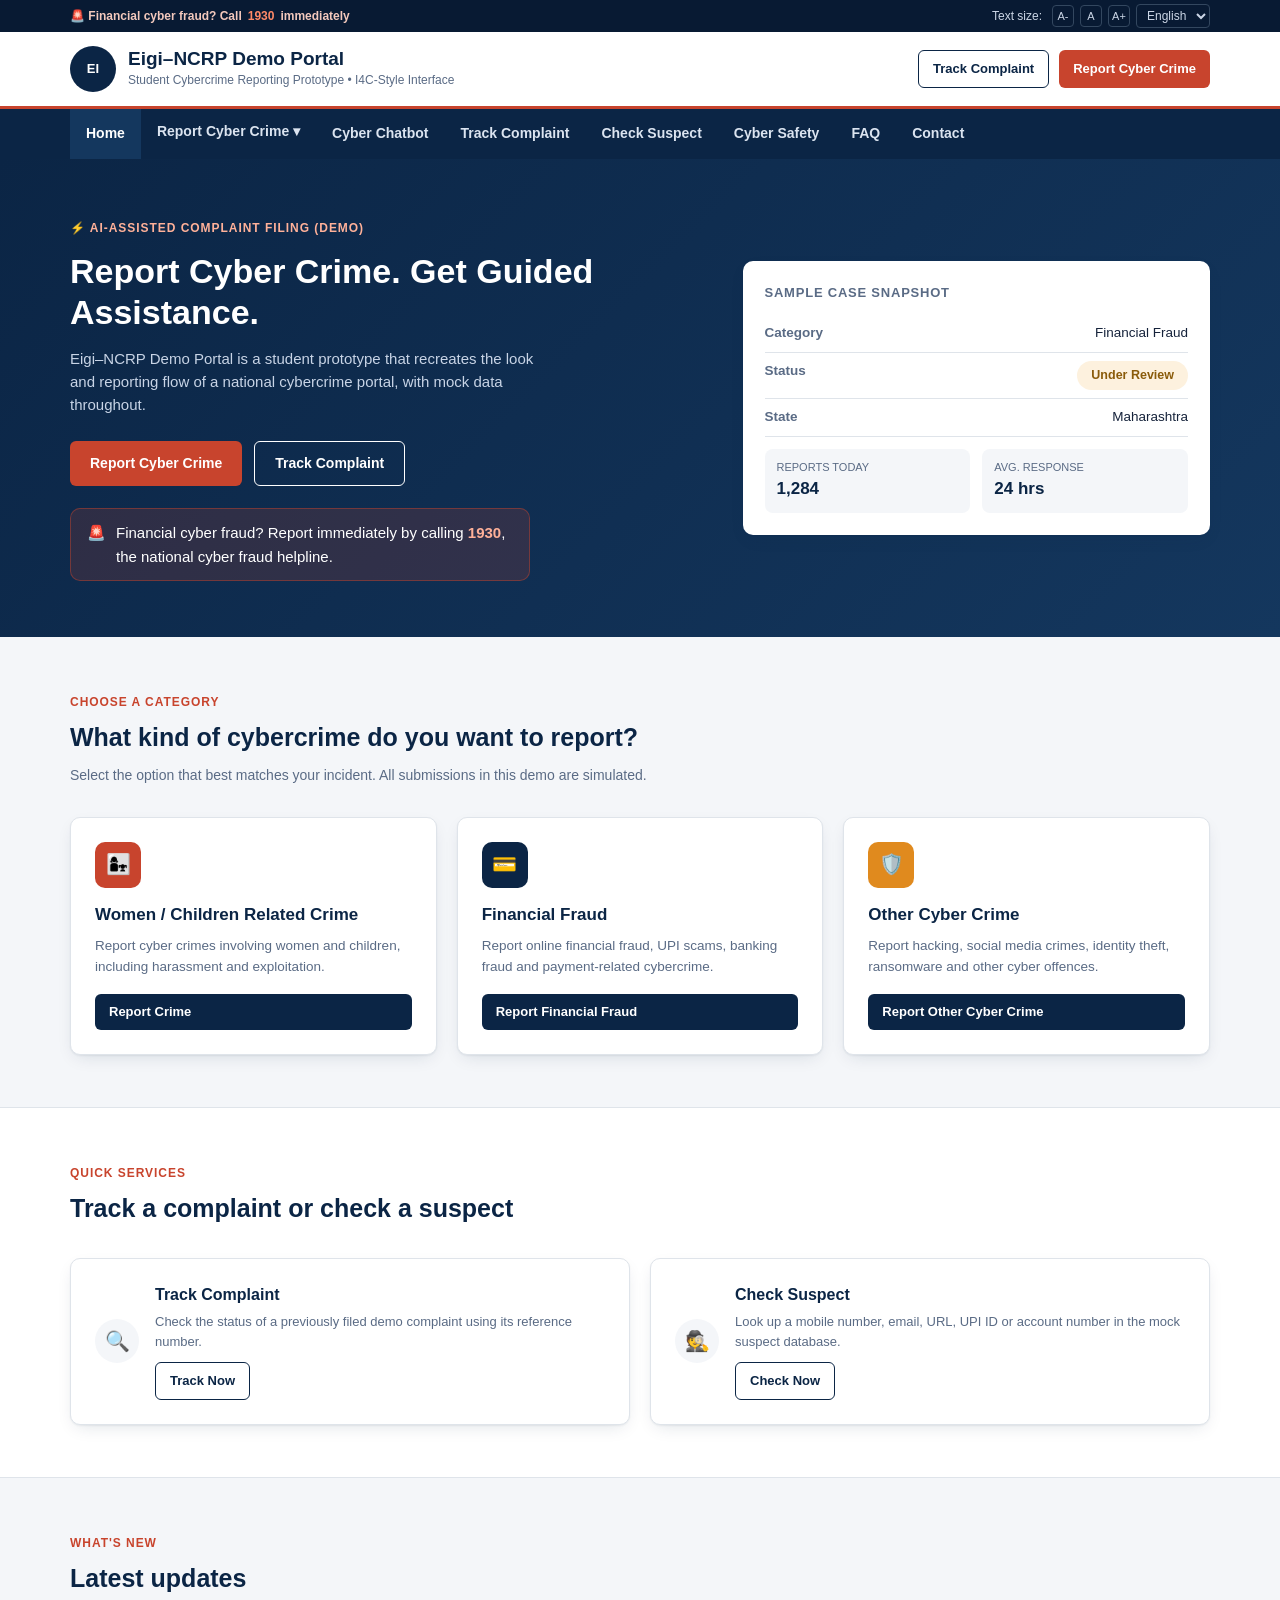
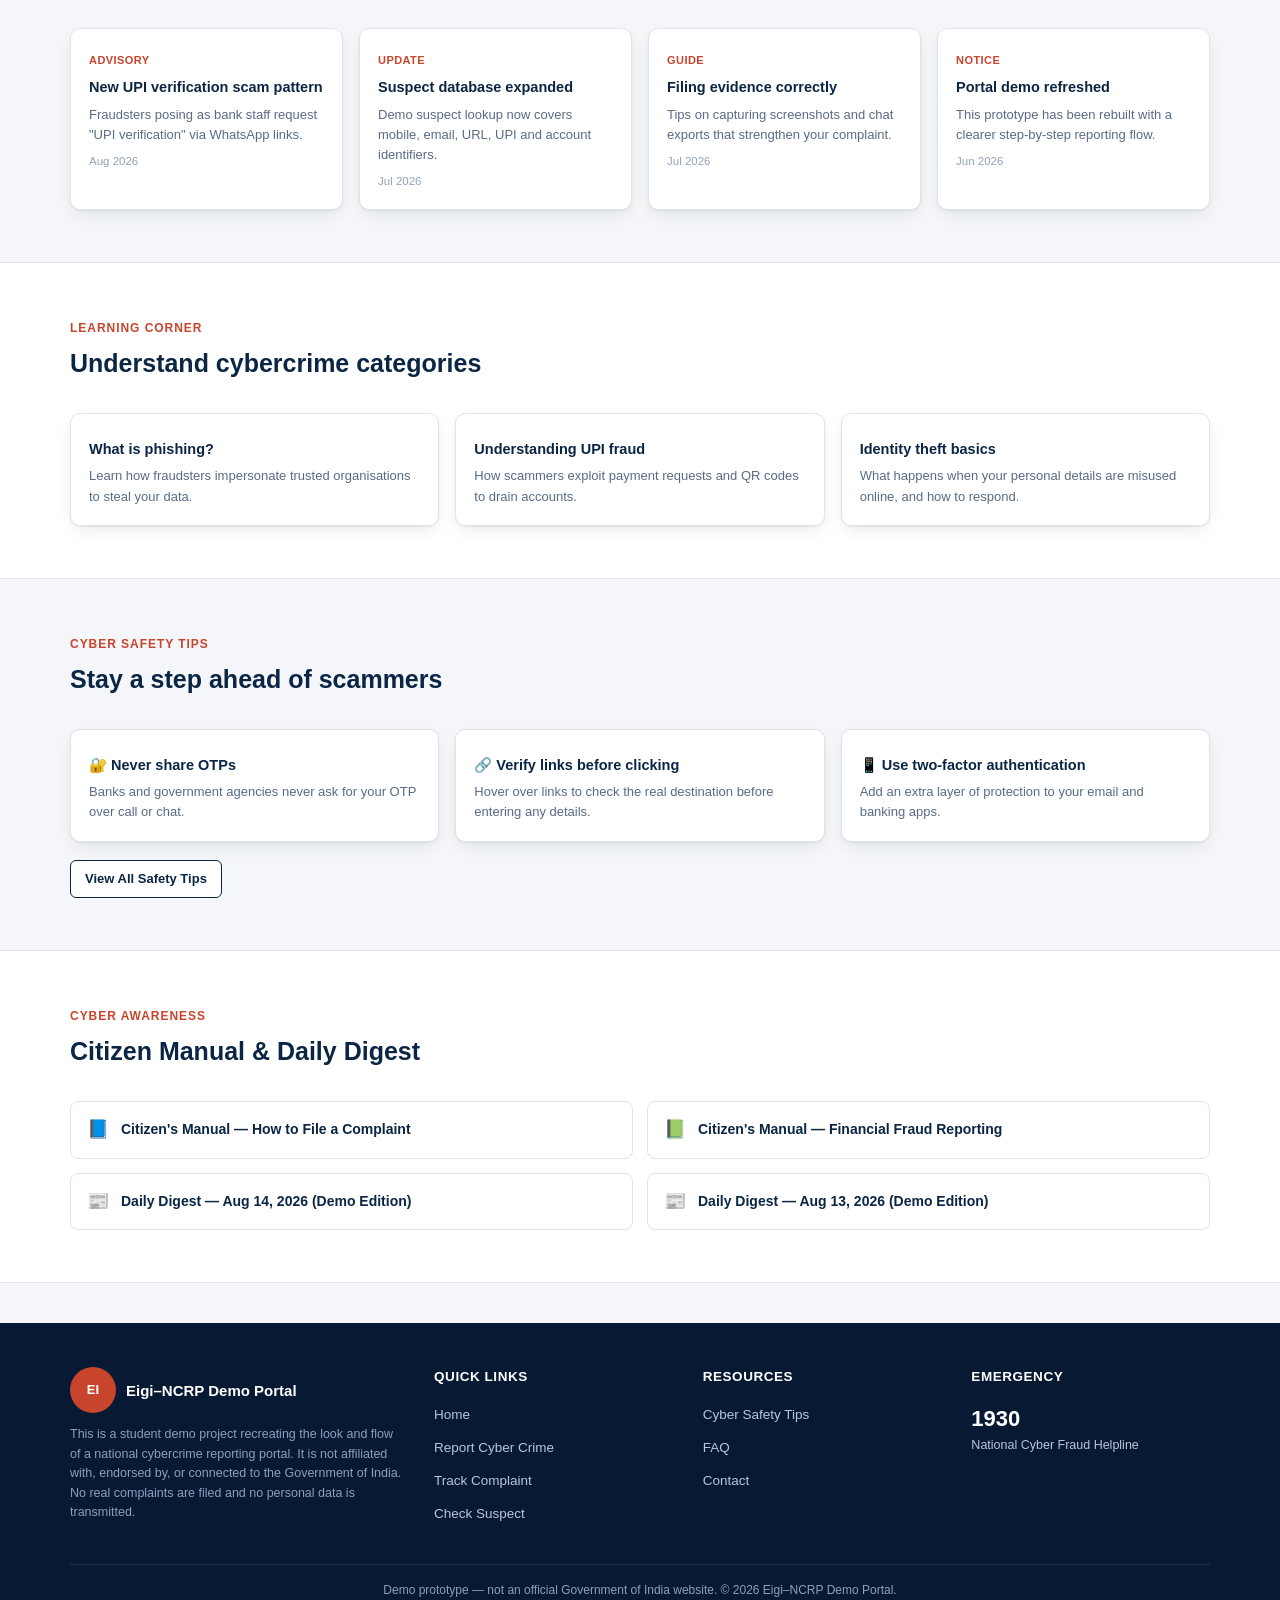
<file: index.html>
<!doctype html>
<html lang="en">

<head>
  <meta charset="UTF-8" />

  <meta name="viewport" content="width=device-width, initial-scale=1.0" />

  <title>Home | Eigi-NCRP Demo Portal</title>

  <meta
    name="description"
    content="Student demo recreation of a national cybercrime reporting portal. Not affiliated with the Government of India."
  />

  <link rel="stylesheet" href="css/style.css" />
</head>

<body>

  <!-- Skip to main content -->
  <a href="#main-content" class="skip-link">
    Skip to main content
  </a>


  <!-- =====================================================
       TOP BAR
  ====================================================== -->

  <div class="top-bar">

    <div class="container">

      <span class="emergency">
        🚨 Financial cyber fraud? Call <b>1930</b> immediately
      </span>

      <div class="a11y-controls">

        <span style="margin-right:4px;">
          Text size:
        </span>

        <button
          data-font-decrease
          aria-label="Decrease font size">
          A-
        </button>

        <button
          data-font-reset
          aria-label="Reset font size">
          A
        </button>

        <button
          data-font-increase
          aria-label="Increase font size">
          A+
        </button>

        <select
          class="lang-select"
          aria-label="Select language">

          <option value="en">
            English
          </option>

          <option value="hi">
            हिन्दी
          </option>

        </select>

      </div>

    </div>

  </div>


  <!-- =====================================================
       HEADER
  ====================================================== -->

  <header class="portal-header">

    <div class="container">

      <div class="brand">

        <div class="emblem">
          EI
        </div>

        <div class="brand-text">

          <div class="site-title">
            Eigi–NCRP Demo Portal
          </div>

          <div class="site-sub">
            Student Cybercrime Reporting Prototype • I4C-Style Interface
          </div>

        </div>

      </div>


      <div class="header-actions">

        <a
          href="track.html"
          class="btn btn-outline btn-sm">

          Track Complaint

        </a>

        <!-- CHANGED: sahayak.html/complaint.html flow -->
        <a
          href="chatbot.html"
          class="btn btn-red btn-sm">

          Report Cyber Crime

        </a>

      </div>

    </div>

  </header>


  <!-- =====================================================
       NAVIGATION
  ====================================================== -->

  <nav class="navbar">

    <div class="container nav-inner">

      <ul
        class="nav-links"
        id="nav-links">

        <li class="active">

          <a href="index.html">
            Home
          </a>

        </li>


        <!-- REPORT CYBER CRIME DROPDOWN -->

        <li class="dropdown">

          <button
            class="nav-top"
            aria-haspopup="true"
            aria-expanded="false">

            Report Cyber Crime ▾

          </button>

          <ul class="dropdown-menu">

            <li>
              <a href="complaint.html?type=women-children">
                Women / Children Related Crime
              </a>
            </li>

            <li>
              <a href="chatbot.html?type=financial">
                Financial Fraud
              </a>
            </li>

            <li>
              <a href="complaint.html?type=other">
                Other Cyber Crime
              </a>
            </li>

          </ul>

        </li>


        <!-- =================================================
             CYBER CHATBOT
             IMPORTANT: chatbot.html
        ================================================== -->

        <li>
          <a href="chatbot.html">
            Cyber Chatbot
          </a>
        </li>


        <!-- TRACK COMPLAINT -->

        <li>
          <a href="track.html">
            Track Complaint
          </a>
        </li>


        <!-- CHECK SUSPECT -->

        <li>
          <a href="suspect.html">
            Check Suspect
          </a>
        </li>


        <!-- CYBER SAFETY -->

        <li>
          <a href="safety.html">
            Cyber Safety
          </a>
        </li>


        <!-- FAQ -->

        <li>
          <a href="faq.html">
            FAQ
          </a>
        </li>


        <!-- CONTACT -->

        <li>
          <a href="contact.html">
            Contact
          </a>
        </li>

      </ul>


      <!-- MOBILE MENU -->

      <button
        class="menu-toggle"
        aria-label="Toggle menu"
        aria-expanded="false"
        aria-controls="nav-links">

        ☰

      </button>

    </div>

  </nav>


  <!-- =====================================================
       MAIN CONTENT
  ====================================================== -->

  <main id="main-content">


    <!-- =================================================
         HERO SECTION
    ================================================== -->

    <section class="hero">

      <div class="container">

        <div>

          <span class="hero-eyebrow">
            ⚡ AI-Assisted Complaint Filing (Demo)
          </span>


          <h1>
            Report Cyber Crime. Get Guided Assistance.
          </h1>


          <p>
            Eigi–NCRP Demo Portal is a student prototype that
            recreates the look and reporting flow of a national
            cybercrime portal, with mock data throughout.
          </p>


          <div class="hero-actions">

            <!-- IMPORTANT: chatbot.html -->

            <a
              href="chatbot.html"
              class="btn btn-red">

              Report Cyber Crime

            </a>


            <a
              href="track.html"
              class="btn btn-outline"
              style="background:transparent;border-color:#fff;color:#fff;">

              Track Complaint

            </a>

          </div>


          <div class="hero-emergency">

            <span>
              🚨
            </span>

            <span>
              Financial cyber fraud?
              Report immediately by calling
              <b>1930</b>, the national cyber fraud helpline.
            </span>

          </div>

        </div>


        <!-- HERO CARD -->

        <div class="hero-card">

          <h3>
            Sample Case Snapshot
          </h3>


          <div class="detail-row">

            <span>
              Category
            </span>

            <span>
              Financial Fraud
            </span>

          </div>


          <div class="detail-row">

            <span>
              Status
            </span>

            <span class="status-pill status-review">
              Under Review
            </span>

          </div>


          <div class="detail-row">

            <span>
              State
            </span>

            <span>
              Maharashtra
            </span>

          </div>


          <div class="hero-stat-row">

            <div class="hero-stat">

              <div class="label">
                Reports Today
              </div>

              <div class="value">
                1,284
              </div>

            </div>


            <div class="hero-stat">

              <div class="label">
                Avg. Response
              </div>

              <div class="value">
                24 hrs
              </div>

            </div>

          </div>

        </div>

      </div>

    </section>


    <!-- =================================================
         REPORT CATEGORY
    ================================================== -->

    <section
      class="section"
      id="report">

      <div class="container">

        <div class="section-head">

          <span class="eyebrow">
            Choose a Category
          </span>

          <h2>
            What kind of cybercrime do you want to report?
          </h2>

          <p>
            Select the option that best matches your incident.
            All submissions in this demo are simulated.
          </p>

        </div>


        <div class="report-grid">


          <!-- WOMEN / CHILDREN -->

          <div class="report-card">

            <div class="icon icon-red">
              👩‍👧
            </div>

            <h3>
              Women / Children Related Crime
            </h3>

            <p>
              Report cyber crimes involving women and children,
              including harassment and exploitation.
            </p>

            <a
              href="complaint.html?type=women-children"
              class="btn btn-primary btn-sm">

              Report Crime

            </a>

          </div>


          <!-- FINANCIAL FRAUD -->

          <div class="report-card">

            <div class="icon icon-navy">
              💳
            </div>

            <h3>
              Financial Fraud
            </h3>

            <p>
              Report online financial fraud, UPI scams, banking
              fraud and payment-related cybercrime.
            </p>


            <!-- =================================================
                 IMPORTANT CHANGE

                 OLD:
                 sahayak.html?type=financial

                 NEW:
                 chatbot.html?type=financial
            ================================================== -->

            <a
              href="chatbot.html?type=financial"
              class="btn btn-primary btn-sm">

              Report Financial Fraud

            </a>

          </div>


          <!-- OTHER CYBER CRIME -->

          <div class="report-card">

            <div class="icon icon-amber">
              🛡️
            </div>

            <h3>
              Other Cyber Crime
            </h3>

            <p>
              Report hacking, social media crimes, identity theft,
              ransomware and other cyber offences.
            </p>

            <a
              href="complaint.html?type=other"
              class="btn btn-primary btn-sm">

              Report Other Cyber Crime

            </a>

          </div>

        </div>

      </div>

    </section>


    <!-- =================================================
         QUICK SERVICES
    ================================================== -->

    <section
      class="section section-alt"
      id="services">

      <div class="container">

        <div class="section-head">

          <span class="eyebrow">
            Quick Services
          </span>

          <h2>
            Track a complaint or check a suspect
          </h2>

        </div>


        <div class="service-grid">


          <!-- TRACK COMPLAINT -->

          <div class="service-card">

            <div class="icon">
              🔍
            </div>

            <div>

              <h3>
                Track Complaint
              </h3>

              <p>
                Check the status of a previously filed demo
                complaint using its reference number.
              </p>

              <a
                href="track.html"
                class="btn btn-outline btn-sm"
                style="margin-top:10px;">

                Track Now

              </a>

            </div>

          </div>


          <!-- CHECK SUSPECT -->

          <div class="service-card">

            <div class="icon">
              🕵️
            </div>

            <div>

              <h3>
                Check Suspect
              </h3>

              <p>
                Look up a mobile number, email, URL, UPI ID or
                account number in the mock suspect database.
              </p>

              <a
                href="suspect.html"
                class="btn btn-outline btn-sm"
                style="margin-top:10px;">

                Check Now

              </a>

            </div>

          </div>

        </div>

      </div>

    </section>


    <!-- =================================================
         WHAT'S NEW
    ================================================== -->

    <section
      class="section"
      id="whats-new">

      <div class="container">

        <div class="section-head">

          <span class="eyebrow">
            What's New
          </span>

          <h2>
            Latest updates
          </h2>

        </div>


        <div class="card-grid">


          <div class="mini-card">

            <span class="tag">
              Advisory
            </span>

            <h4>
              New UPI verification scam pattern
            </h4>

            <p>
              Fraudsters posing as bank staff request
              "UPI verification" via WhatsApp links.
            </p>

            <span class="date">
              Aug 2026
            </span>

          </div>


          <div class="mini-card">

            <span class="tag">
              Update
            </span>

            <h4>
              Suspect database expanded
            </h4>

            <p>
              Demo suspect lookup now covers mobile, email,
              URL, UPI and account identifiers.
            </p>

            <span class="date">
              Jul 2026
            </span>

          </div>


          <div class="mini-card">

            <span class="tag">
              Guide
            </span>

            <h4>
              Filing evidence correctly
            </h4>

            <p>
              Tips on capturing screenshots and chat exports
              that strengthen your complaint.
            </p>

            <span class="date">
              Jul 2026
            </span>

          </div>


          <div class="mini-card">

            <span class="tag">
              Notice
            </span>

            <h4>
              Portal demo refreshed
            </h4>

            <p>
              This prototype has been rebuilt with a clearer
              step-by-step reporting flow.
            </p>

            <span class="date">
              Jun 2026
            </span>

          </div>

        </div>

      </div>

    </section>


    <!-- =================================================
         LEARNING CORNER
    ================================================== -->

    <section
      class="section section-alt"
      id="learning">

      <div class="container">

        <div class="section-head">

          <span class="eyebrow">
            Learning Corner
          </span>

          <h2>
            Understand cybercrime categories
          </h2>

        </div>


        <div class="card-grid cols-3">


          <div class="mini-card">

            <h4>
              What is phishing?
            </h4>

            <p>
              Learn how fraudsters impersonate trusted
              organisations to steal your data.
            </p>

          </div>


          <div class="mini-card">

            <h4>
              Understanding UPI fraud
            </h4>

            <p>
              How scammers exploit payment requests and
              QR codes to drain accounts.
            </p>

          </div>


          <div class="mini-card">

            <h4>
              Identity theft basics
            </h4>

            <p>
              What happens when your personal details are
              misused online, and how to respond.
            </p>

          </div>

        </div>

      </div>

    </section>


    <!-- =================================================
         SAFETY TIPS
    ================================================== -->

    <section
      class="section"
      id="safety-tips">

      <div class="container">

        <div class="section-head">

          <span class="eyebrow">
            Cyber Safety Tips
          </span>

          <h2>
            Stay a step ahead of scammers
          </h2>

        </div>


        <div class="card-grid cols-3">


          <div class="mini-card">

            <h4>
              🔐 Never share OTPs
            </h4>

            <p>
              Banks and government agencies never ask for
              your OTP over call or chat.
            </p>

          </div>


          <div class="mini-card">

            <h4>
              🔗 Verify links before clicking
            </h4>

            <p>
              Hover over links to check the real destination
              before entering any details.
            </p>

          </div>


          <div class="mini-card">

            <h4>
              📱 Use two-factor authentication
            </h4>

            <p>
              Add an extra layer of protection to your email
              and banking apps.
            </p>

          </div>

        </div>


        <div style="margin-top:18px;">

          <a
            href="safety.html"
            class="btn btn-outline btn-sm">

            View All Safety Tips

          </a>

        </div>

      </div>

    </section>


    <!-- =================================================
         CYBER AWARENESS
    ================================================== -->

    <section
      class="section section-alt"
      id="awareness">

      <div class="container">

        <div class="section-head">

          <span class="eyebrow">
            Cyber Awareness
          </span>

          <h2>
            Citizen Manual &amp; Daily Digest
          </h2>

        </div>


        <div class="manual-list">


          <div class="manual-item">

            <span class="icon">
              📘
            </span>

            Citizen's Manual — How to File a Complaint

          </div>


          <div class="manual-item">

            <span class="icon">
              📗
            </span>

            Citizen's Manual — Financial Fraud Reporting

          </div>


          <div class="manual-item">

            <span class="icon">
              📰
            </span>

            Daily Digest — Aug 14, 2026 (Demo Edition)

          </div>


          <div class="manual-item">

            <span class="icon">
              📰
            </span>

            Daily Digest — Aug 13, 2026 (Demo Edition)

          </div>

        </div>

      </div>

    </section>

  </main>


  <!-- =====================================================
       FOOTER
  ====================================================== -->

  <footer class="site-footer">

    <div class="container">

      <div class="footer-grid">


        <!-- FOOTER ABOUT -->

        <div class="footer-col">

          <div class="footer-emblem">

            <div class="emblem">
              EI
            </div>

            <strong style="color:#fff;">
              Eigi–NCRP Demo Portal
            </strong>

          </div>


          <p class="footer-disclaimer">

            This is a student demo project recreating the look
            and flow of a national cybercrime reporting portal.
            It is not affiliated with, endorsed by, or connected
            to the Government of India. No real complaints are
            filed and no personal data is transmitted.

          </p>

        </div>


        <!-- QUICK LINKS -->

        <div class="footer-col">

          <h4>
            Quick Links
          </h4>

          <ul>

            <li>
              <a href="index.html">
                Home
              </a>
            </li>

            <!-- IMPORTANT: chatbot.html -->

            <li>
              <a href="chatbot.html">
                Report Cyber Crime
              </a>
            </li>

            <li>
              <a href="track.html">
                Track Complaint
              </a>
            </li>

            <li>
              <a href="suspect.html">
                Check Suspect
              </a>
            </li>

          </ul>

        </div>


        <!-- RESOURCES -->

        <div class="footer-col">

          <h4>
            Resources
          </h4>

          <ul>

            <li>
              <a href="safety.html">
                Cyber Safety Tips
              </a>
            </li>

            <li>
              <a href="faq.html">
                FAQ
              </a>
            </li>

            <li>
              <a href="contact.html">
                Contact
              </a>
            </li>

          </ul>

        </div>


        <!-- EMERGENCY -->

        <div class="footer-col">

          <h4>
            Emergency
          </h4>

          <p
            style="color:#fff;font-size:22px;font-weight:700;">

            1930

          </p>

          <p style="font-size:12.5px;">

            National Cyber Fraud Helpline

          </p>

        </div>

      </div>


      <!-- FOOTER BOTTOM -->

      <div class="footer-bottom">

        Demo prototype — not an official Government of India
        website. &copy; 2026 Eigi–NCRP Demo Portal.

      </div>

    </div>

  </footer>


  <!-- =====================================================
       JAVASCRIPT
  ====================================================== -->

  <script src="js/script.js"></script>

</body>

</html>
</file>
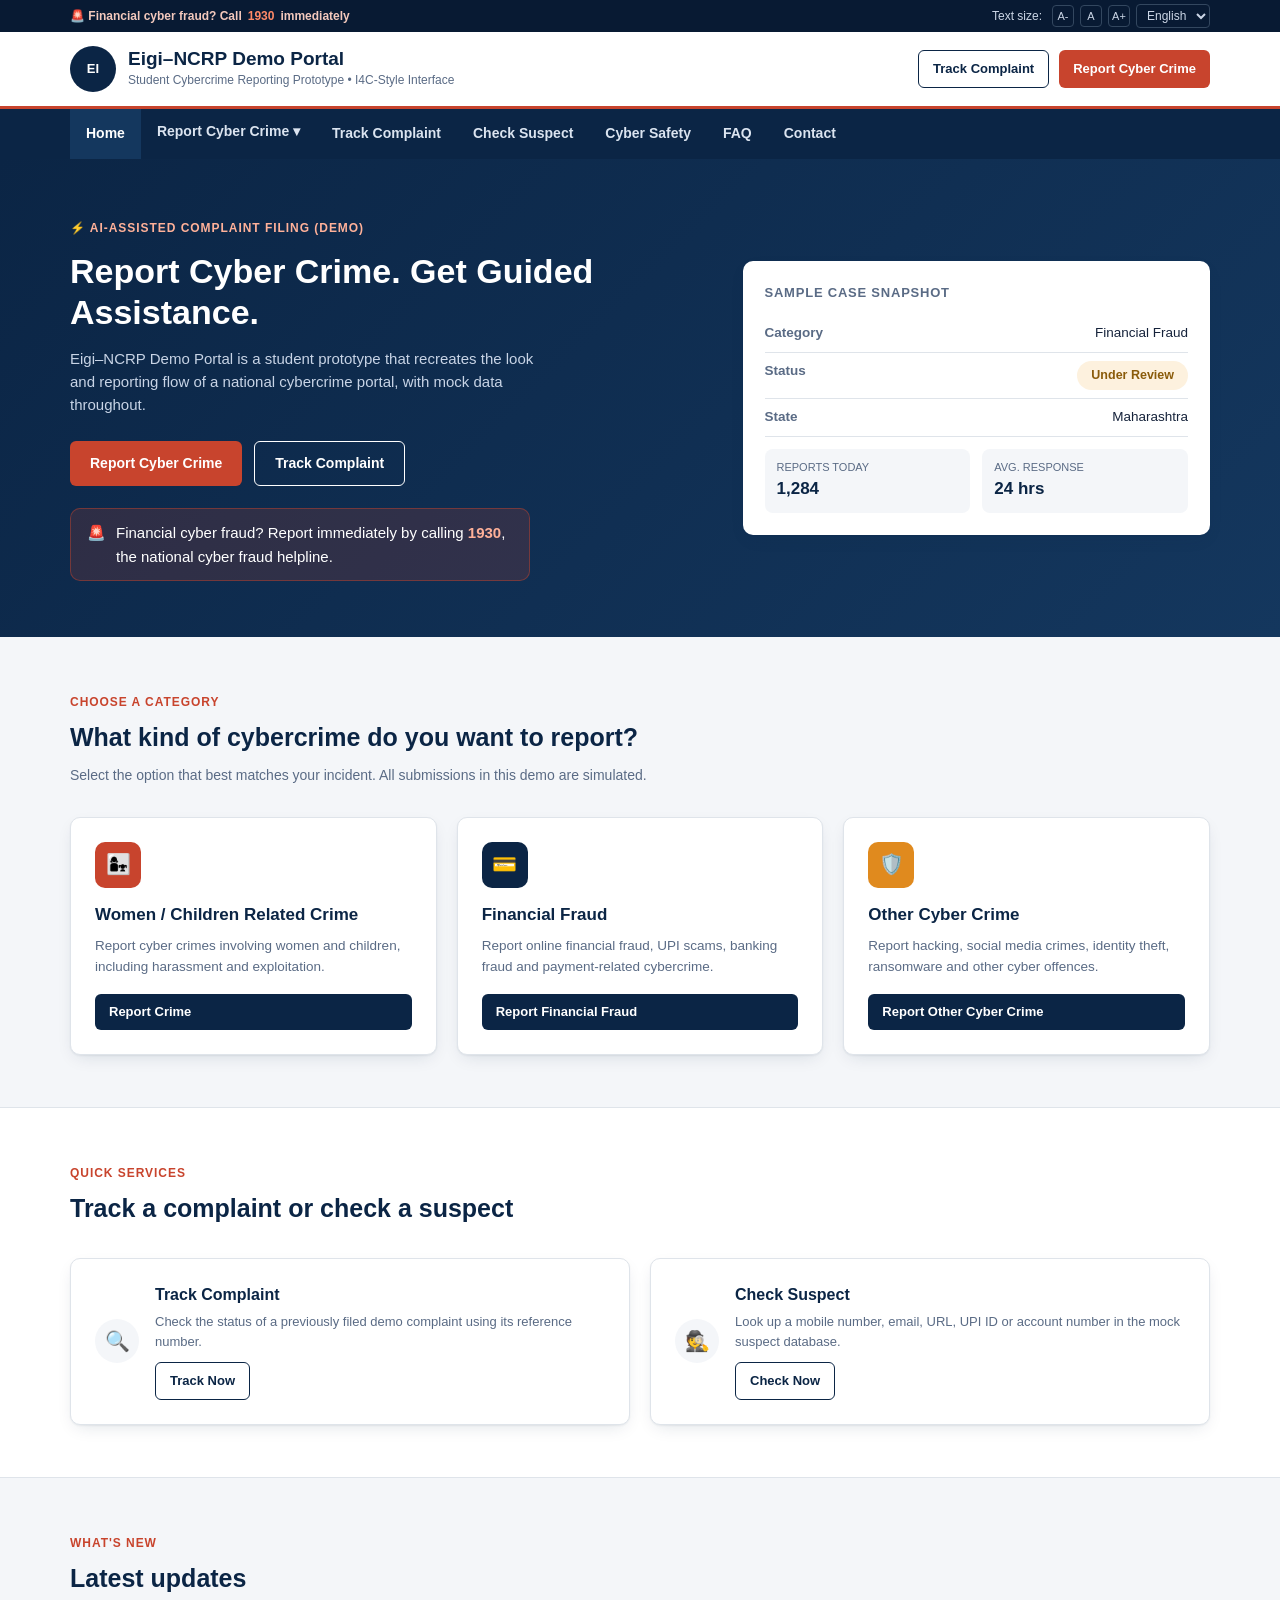
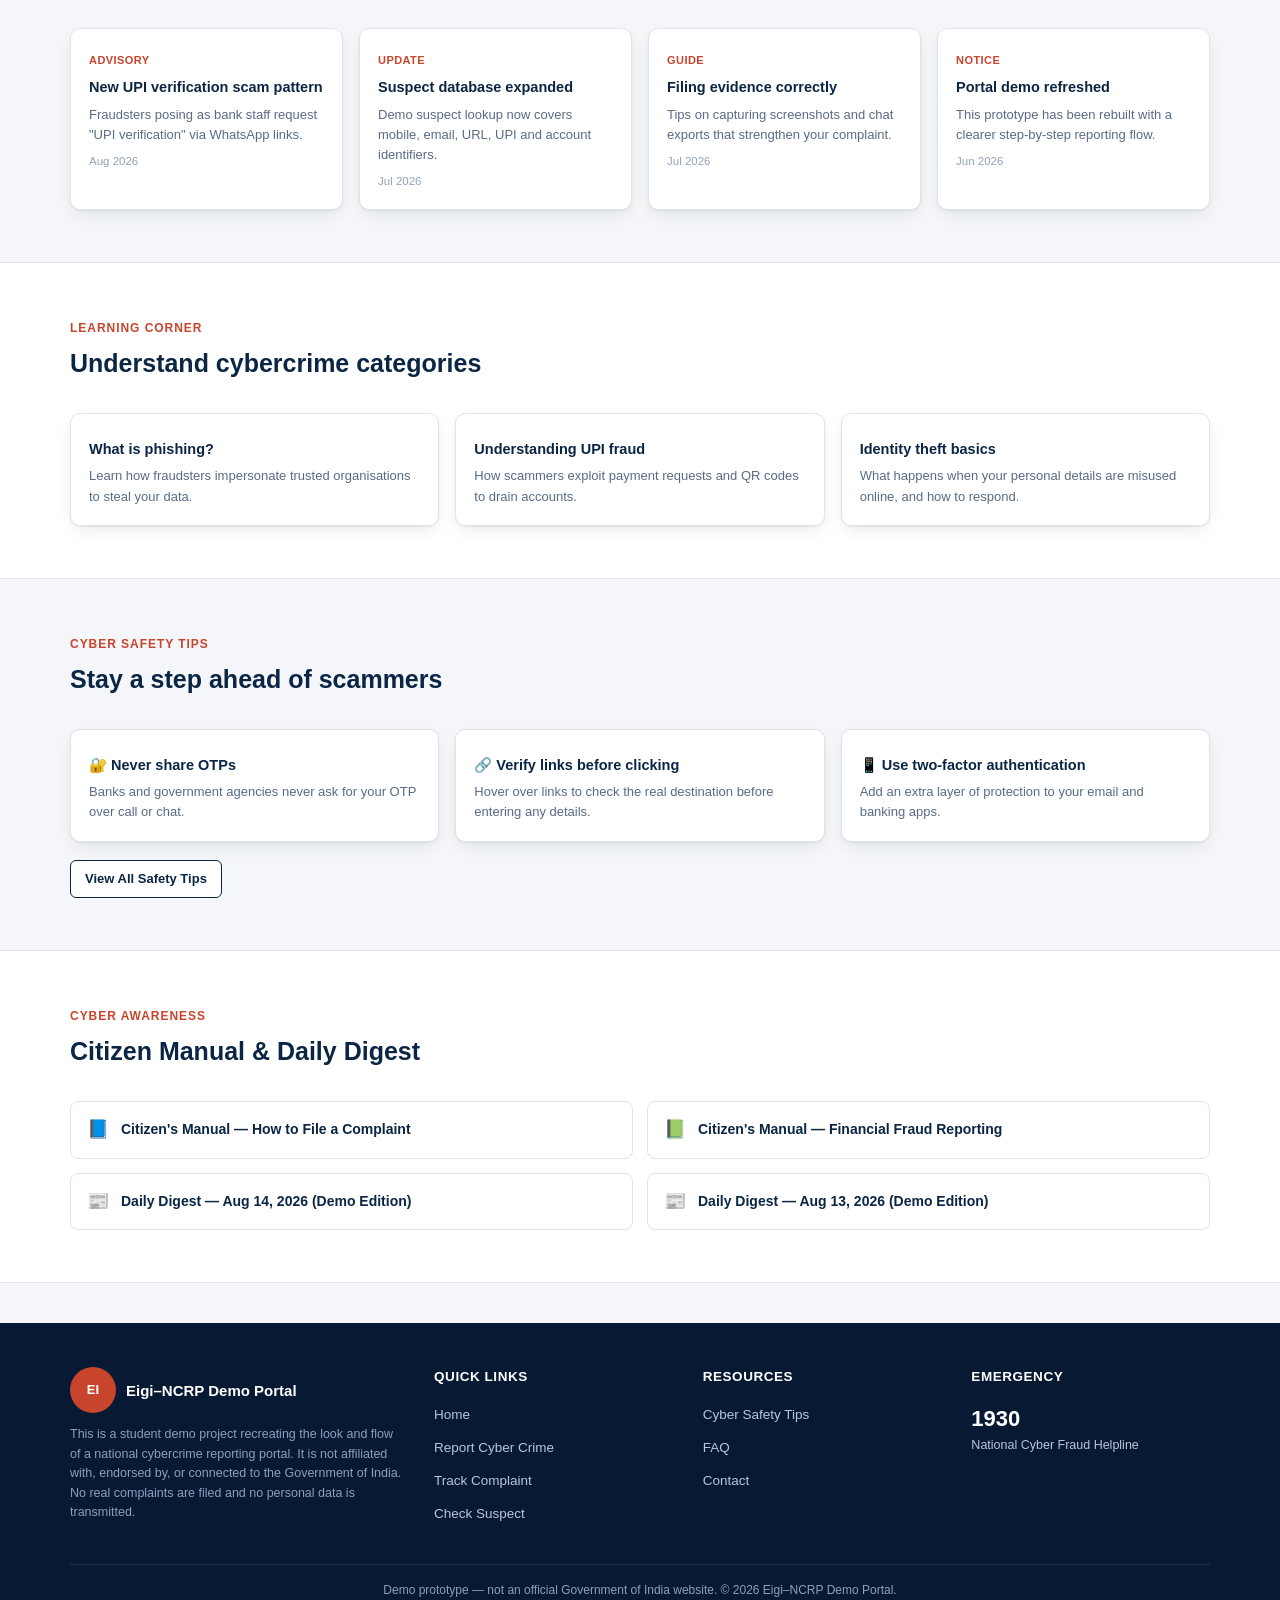
<file: cybercrime-clone/index.html>
<!doctype html>
<html lang="en">
<head>
<meta charset="UTF-8" />
<meta name="viewport" content="width=device-width, initial-scale=1.0" />
<title>Home | Eigi-NCRP Demo Portal</title>
<meta name="description" content="Student demo recreation of a national cybercrime reporting portal. Not affiliated with the Government of India." />
<link rel="stylesheet" href="css/style.css" />
</head>
<body>
<a href="#main-content" class="skip-link">Skip to main content</a>
<div class="top-bar">
  <div class="container">
    <span class="emergency">🚨 Financial cyber fraud? Call <b>1930</b> immediately</span>
    <div class="a11y-controls">
      <span style="margin-right:4px;">Text size:</span>
      <button data-font-decrease aria-label="Decrease font size">A-</button>
      <button data-font-reset aria-label="Reset font size">A</button>
      <button data-font-increase aria-label="Increase font size">A+</button>
      <select class="lang-select" aria-label="Select language">
        <option value="en">English</option>
        <option value="hi">हिन्दी</option>
      </select>
    </div>
  </div>
</div>
<header class="portal-header">
  <div class="container">
    <div class="brand">
      <div class="emblem">EI</div>
      <div class="brand-text">
        <div class="site-title">Eigi–NCRP Demo Portal</div>
        <div class="site-sub">Student Cybercrime Reporting Prototype • I4C-Style Interface</div>
      </div>
    </div>
    <div class="header-actions">
      <a href="track.html" class="btn btn-outline btn-sm">Track Complaint</a>
      <a href="complaint.html" class="btn btn-red btn-sm">Report Cyber Crime</a>
    </div>
  </div>
</header>

<nav class="navbar">
  <div class="container nav-inner">
    <ul class="nav-links" id="nav-links">
      <li class="active"><a href="index.html">Home</a></li>
      <li class="dropdown">
        <button class="nav-top" aria-haspopup="true" aria-expanded="false">Report Cyber Crime ▾</button>
        <ul class="dropdown-menu">
          <li><a href="complaint.html?type=women-children">Women / Children Related Crime</a></li>
          <li><a href="complaint.html?type=financial">Financial Fraud</a></li>
          <li><a href="complaint.html?type=other">Other Cyber Crime</a></li>
        </ul>
      </li>
      <li class=""><a href="track.html">Track Complaint</a></li>
      <li class=""><a href="suspect.html">Check Suspect</a></li>
      <li class=""><a href="safety.html">Cyber Safety</a></li>
      <li class=""><a href="faq.html">FAQ</a></li>
      <li class=""><a href="contact.html">Contact</a></li>
    </ul>
    <button class="menu-toggle" aria-label="Toggle menu" aria-expanded="false" aria-controls="nav-links">☰</button>
  </div>
</nav>
<main id="main-content">
  <section class="hero">
    <div class="container">
      <div>
        <span class="hero-eyebrow">⚡ AI-Assisted Complaint Filing (Demo)</span>
        <h1>Report Cyber Crime. Get Guided Assistance.</h1>
        <p>Eigi–NCRP Demo Portal is a student prototype that recreates the look and reporting flow of a national cybercrime portal, with mock data throughout.</p>
        <div class="hero-actions">
          <a href="complaint.html" class="btn btn-red">Report Cyber Crime</a>
          <a href="track.html" class="btn btn-outline" style="background:transparent;border-color:#fff;color:#fff;">Track Complaint</a>
        </div>
        <div class="hero-emergency">
          <span>🚨</span>
          <span>Financial cyber fraud? Report immediately by calling <b>1930</b>, the national cyber fraud helpline.</span>
        </div>
      </div>
      <div class="hero-card">
        <h3>Sample Case Snapshot</h3>
        <div class="detail-row"><span>Category</span><span>Financial Fraud</span></div>
        <div class="detail-row"><span>Status</span><span class="status-pill status-review">Under Review</span></div>
        <div class="detail-row"><span>State</span><span>Maharashtra</span></div>
        <div class="hero-stat-row">
          <div class="hero-stat"><div class="label">Reports Today</div><div class="value">1,284</div></div>
          <div class="hero-stat"><div class="label">Avg. Response</div><div class="value">24 hrs</div></div>
        </div>
      </div>
    </div>
  </section>

  <section class="section" id="report">
    <div class="container">
      <div class="section-head">
        <span class="eyebrow">Choose a Category</span>
        <h2>What kind of cybercrime do you want to report?</h2>
        <p>Select the option that best matches your incident. All submissions in this demo are simulated.</p>
      </div>
      <div class="report-grid">
        <div class="report-card">
          <div class="icon icon-red">👩‍👧</div>
          <h3>Women / Children Related Crime</h3>
          <p>Report cyber crimes involving women and children, including harassment and exploitation.</p>
          <a href="complaint.html?type=women-children" class="btn btn-primary btn-sm">Report Crime</a>
        </div>
        <div class="report-card">
          <div class="icon icon-navy">💳</div>
          <h3>Financial Fraud</h3>
          <p>Report online financial fraud, UPI scams, banking fraud and payment-related cybercrime.</p>
          <a href="complaint.html?type=financial" class="btn btn-primary btn-sm">Report Financial Fraud</a>
        </div>
        <div class="report-card">
          <div class="icon icon-amber">🛡️</div>
          <h3>Other Cyber Crime</h3>
          <p>Report hacking, social media crimes, identity theft, ransomware and other cyber offences.</p>
          <a href="complaint.html?type=other" class="btn btn-primary btn-sm">Report Other Cyber Crime</a>
        </div>
      </div>
    </div>
  </section>

  <section class="section section-alt" id="services">
    <div class="container">
      <div class="section-head">
        <span class="eyebrow">Quick Services</span>
        <h2>Track a complaint or check a suspect</h2>
      </div>
      <div class="service-grid">
        <div class="service-card">
          <div class="icon">🔍</div>
          <div>
            <h3>Track Complaint</h3>
            <p>Check the status of a previously filed demo complaint using its reference number.</p>
            <a href="track.html" class="btn btn-outline btn-sm" style="margin-top:10px;">Track Now</a>
          </div>
        </div>
        <div class="service-card">
          <div class="icon">🕵️</div>
          <div>
            <h3>Check Suspect</h3>
            <p>Look up a mobile number, email, URL, UPI ID or account number in the mock suspect database.</p>
            <a href="suspect.html" class="btn btn-outline btn-sm" style="margin-top:10px;">Check Now</a>
          </div>
        </div>
      </div>
    </div>
  </section>

  <section class="section" id="whats-new">
    <div class="container">
      <div class="section-head">
        <span class="eyebrow">What's New</span>
        <h2>Latest updates</h2>
      </div>
      <div class="card-grid">
        <div class="mini-card"><span class="tag">Advisory</span><h4>New UPI verification scam pattern</h4><p>Fraudsters posing as bank staff request "UPI verification" via WhatsApp links.</p><span class="date">Aug 2026</span></div>
        <div class="mini-card"><span class="tag">Update</span><h4>Suspect database expanded</h4><p>Demo suspect lookup now covers mobile, email, URL, UPI and account identifiers.</p><span class="date">Jul 2026</span></div>
        <div class="mini-card"><span class="tag">Guide</span><h4>Filing evidence correctly</h4><p>Tips on capturing screenshots and chat exports that strengthen your complaint.</p><span class="date">Jul 2026</span></div>
        <div class="mini-card"><span class="tag">Notice</span><h4>Portal demo refreshed</h4><p>This prototype has been rebuilt with a clearer step-by-step reporting flow.</p><span class="date">Jun 2026</span></div>
      </div>
    </div>
  </section>

  <section class="section section-alt" id="learning">
    <div class="container">
      <div class="section-head">
        <span class="eyebrow">Learning Corner</span>
        <h2>Understand cybercrime categories</h2>
      </div>
      <div class="card-grid cols-3">
        <div class="mini-card"><h4>What is phishing?</h4><p>Learn how fraudsters impersonate trusted organisations to steal your data.</p></div>
        <div class="mini-card"><h4>Understanding UPI fraud</h4><p>How scammers exploit payment requests and QR codes to drain accounts.</p></div>
        <div class="mini-card"><h4>Identity theft basics</h4><p>What happens when your personal details are misused online, and how to respond.</p></div>
      </div>
    </div>
  </section>

  <section class="section" id="safety-tips">
    <div class="container">
      <div class="section-head">
        <span class="eyebrow">Cyber Safety Tips</span>
        <h2>Stay a step ahead of scammers</h2>
      </div>
      <div class="card-grid cols-3">
        <div class="mini-card"><h4>🔐 Never share OTPs</h4><p>Banks and government agencies never ask for your OTP over call or chat.</p></div>
        <div class="mini-card"><h4>🔗 Verify links before clicking</h4><p>Hover over links to check the real destination before entering any details.</p></div>
        <div class="mini-card"><h4>📱 Use two-factor authentication</h4><p>Add an extra layer of protection to your email and banking apps.</p></div>
      </div>
      <div style="margin-top:18px;"><a href="safety.html" class="btn btn-outline btn-sm">View All Safety Tips</a></div>
    </div>
  </section>

  <section class="section section-alt" id="awareness">
    <div class="container">
      <div class="section-head">
        <span class="eyebrow">Cyber Awareness</span>
        <h2>Citizen Manual &amp; Daily Digest</h2>
      </div>
      <div class="manual-list">
        <div class="manual-item"><span class="icon">📘</span> Citizen's Manual — How to File a Complaint</div>
        <div class="manual-item"><span class="icon">📗</span> Citizen's Manual — Financial Fraud Reporting</div>
        <div class="manual-item"><span class="icon">📰</span> Daily Digest — Aug 14, 2026 (Demo Edition)</div>
        <div class="manual-item"><span class="icon">📰</span> Daily Digest — Aug 13, 2026 (Demo Edition)</div>
      </div>
    </div>
  </section>
</main>
<footer class="site-footer">
  <div class="container">
    <div class="footer-grid">
      <div class="footer-col">
        <div class="footer-emblem">
          <div class="emblem">EI</div>
          <strong style="color:#fff;">Eigi–NCRP Demo Portal</strong>
        </div>
        <p class="footer-disclaimer">This is a student demo project recreating the look and flow of a national cybercrime reporting portal. It is not affiliated with, endorsed by, or connected to the Government of India. No real complaints are filed and no personal data is transmitted.</p>
      </div>
      <div class="footer-col">
        <h4>Quick Links</h4>
        <ul>
          <li><a href="index.html">Home</a></li>
          <li><a href="complaint.html">Report Cyber Crime</a></li>
          <li><a href="track.html">Track Complaint</a></li>
          <li><a href="suspect.html">Check Suspect</a></li>
        </ul>
      </div>
      <div class="footer-col">
        <h4>Resources</h4>
        <ul>
          <li><a href="safety.html">Cyber Safety Tips</a></li>
          <li><a href="faq.html">FAQ</a></li>
          <li><a href="contact.html">Contact</a></li>
        </ul>
      </div>
      <div class="footer-col">
        <h4>Emergency</h4>
        <p style="color:#fff;font-size:22px;font-weight:700;">1930</p>
        <p style="font-size:12.5px;">National Cyber Fraud Helpline</p>
      </div>
    </div>
    <div class="footer-bottom">
      Demo prototype — not an official Government of India website. &copy; 2026 Eigi–NCRP Demo Portal.
    </div>
  </div>
</footer>
<script src="js/script.js"></script>
</body>
</html>
</file>
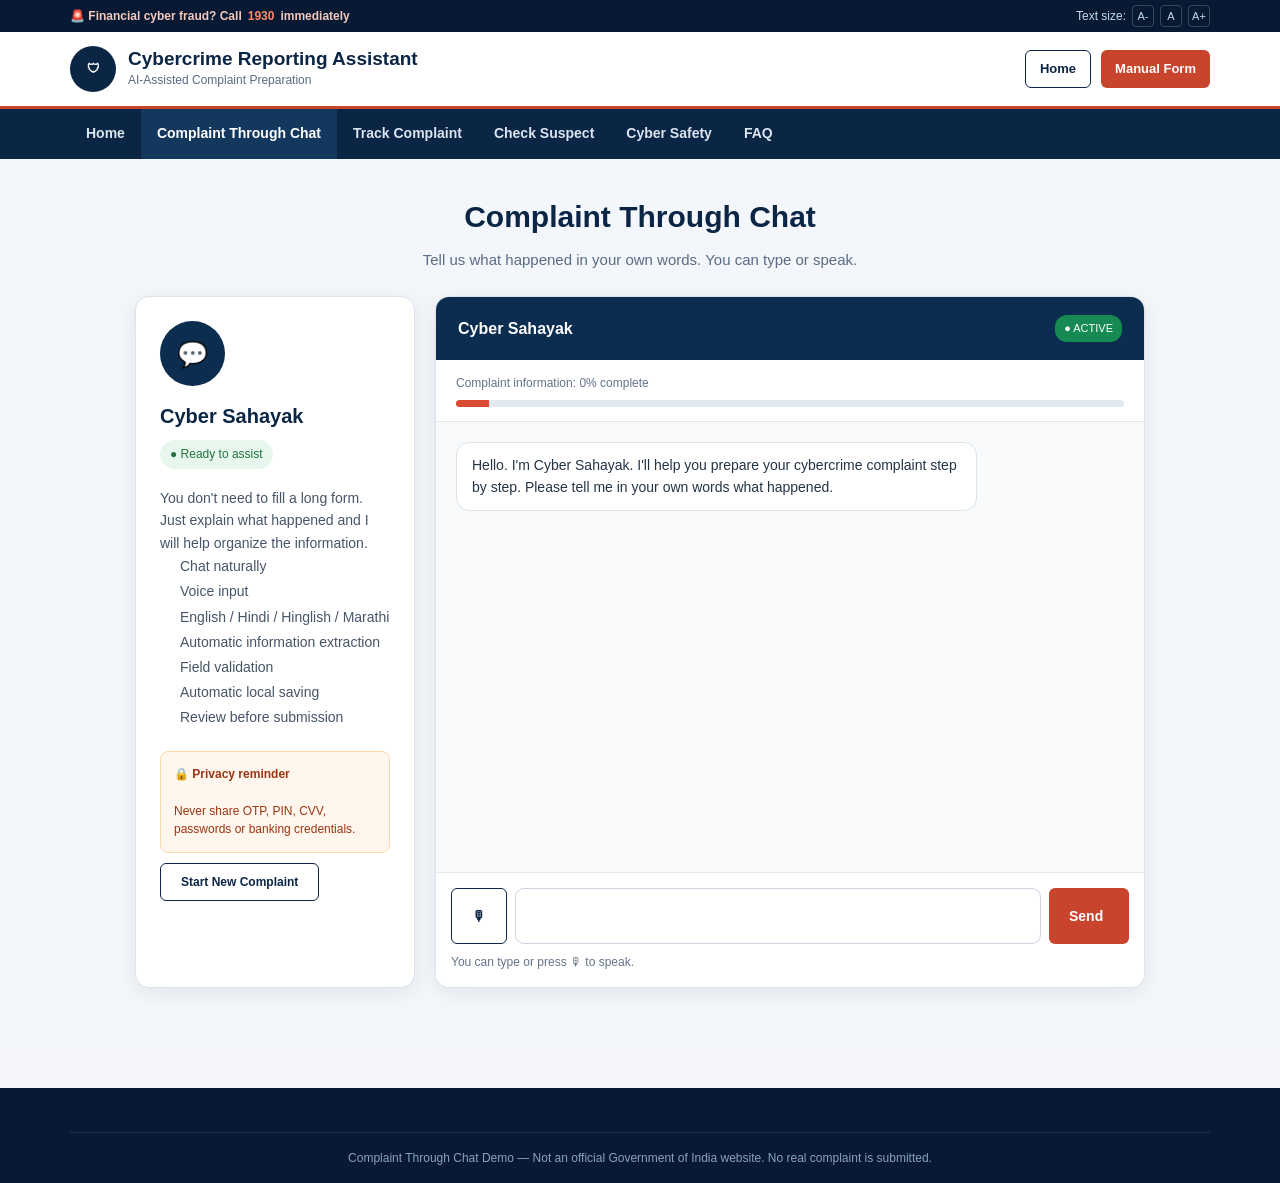
<file: chatbot.html>
<!doctype html>
<html lang="en">

<head>
    <meta charset="UTF-8">
    <meta name="viewport" content="width=device-width, initial-scale=1.0">

    <title>Complaint Through Chat | Cybercrime Reporting</title>

    <meta name="description"
        content="AI-assisted cybercrime complaint preparation through chat and voice.">

    <link rel="stylesheet" href="css/style.css">

    <style>
        .chat-page {
            background: #f3f6fa;
            min-height: calc(100vh - 170px);
            padding: 35px 0 60px;
        }

        .chat-container {
            max-width: 1050px;
            margin: auto;
        }

        .chat-title {
            text-align: center;
            margin-bottom: 25px;
        }

        .chat-title h1 {
            color: var(--navy);
            margin-bottom: 8px;
        }

        .chat-title p {
            color: var(--muted);
        }

        .chat-layout {
            display: grid;
            grid-template-columns: 280px 1fr;
            gap: 20px;
        }

        .info-panel,
        .chat-card {
            background: #fff;
            border: 1px solid #dce3eb;
            border-radius: 14px;
            box-shadow: 0 5px 20px rgba(15, 42, 70, .08);
        }

        .info-panel {
            padding: 24px;
        }

        .assistant-icon {
            width: 65px;
            height: 65px;
            border-radius: 50%;
            background: #0b2d50;
            color: white;
            display: flex;
            align-items: center;
            justify-content: center;
            font-size: 25px;
            margin-bottom: 15px;
        }

        .info-panel h2 {
            color: var(--navy);
            font-size: 20px;
            margin-bottom: 8px;
        }

        .status {
            display: inline-block;
            background: #e8f7ed;
            color: #21733d;
            padding: 5px 10px;
            border-radius: 20px;
            font-size: 12px;
            margin-bottom: 18px;
        }

        .info-panel p {
            color: #475569;
            line-height: 1.6;
            font-size: 14px;
        }

        .info-panel ul {
            padding-left: 20px;
            color: #475569;
            line-height: 1.8;
            font-size: 14px;
        }

        .privacy {
            margin-top: 20px;
            padding: 13px;
            background: #fff7ed;
            border: 1px solid #fed7aa;
            border-radius: 8px;
            font-size: 12px;
            color: #9a3412;
        }

        .chat-card {
            overflow: hidden;
        }

        .chat-header {
            background: #0b2d50;
            color: white;
            padding: 18px 22px;
            display: flex;
            justify-content: space-between;
            align-items: center;
        }

        .chat-header strong {
            font-size: 16px;
        }

        .live {
            font-size: 11px;
            background: #168a52;
            padding: 5px 9px;
            border-radius: 12px;
        }

        .progress-wrap {
            padding: 14px 20px;
            border-bottom: 1px solid #e5e7eb;
        }

        .progress-text {
            font-size: 12px;
            color: #64748b;
            margin-bottom: 7px;
        }

        .progress-bar {
            height: 7px;
            background: #e2e8f0;
            border-radius: 10px;
            overflow: hidden;
        }

        .progress-fill {
            height: 100%;
            width: 5%;
            background: #d94b32;
            transition: width .3s ease;
        }

        .chat-body {
            height: 450px;
            padding: 20px;
            overflow-y: auto;
            background: #f8fafc;
        }

        .chat-message {
            display: flex;
            margin-bottom: 15px;
        }

        .chat-message.bot {
            justify-content: flex-start;
        }

        .chat-message.user {
            justify-content: flex-end;
        }

        .message-bubble {
            max-width: 78%;
            padding: 12px 15px;
            border-radius: 13px;
            font-size: 14px;
            line-height: 1.55;
            white-space: pre-wrap;
            word-break: break-word;
        }

        .chat-message.bot .message-bubble {
            background: white;
            border: 1px solid #dce3eb;
            color: #243447;
        }

        .chat-message.user .message-bubble {
            background: #0b2d50;
            color: white;
        }

        .typing {
            display: none;
            padding: 0 20px 8px;
            font-size: 12px;
            color: #64748b;
            background: white;
        }

        .input-area {
            padding: 15px;
            border-top: 1px solid #e5e7eb;
            background: white;
        }

        .input-row {
            display: flex;
            gap: 8px;
            align-items: stretch;
        }

        .input-row textarea {
            flex: 1;
            min-height: 48px;
            max-height: 120px;
            resize: none;
            border: 1px solid #cbd5e1;
            border-radius: 9px;
            padding: 12px;
            font-family: inherit;
            outline: none;
        }

        .input-row textarea:focus {
            border-color: #0b2d50;
        }

        .voice-btn,
        .send-btn {
            min-width: 50px;
        }

        .send-btn {
            min-width: 80px;
        }

        .voice-btn.recording {
            background: #d94b32;
            color: white;
        }

        .status-text {
            margin-top: 9px;
            color: #64748b;
            font-size: 12px;
        }

        .review-panel {
            display: none;
            margin-top: 15px;
            padding: 15px;
            border: 1px solid #cbd5e1;
            background: #ffffff;
            border-radius: 10px;
        }

        .review-panel h3 {
            margin-top: 0;
            color: #0b2d50;
        }

        .review-actions {
            display: flex;
            gap: 10px;
            margin-top: 12px;
            flex-wrap: wrap;
        }

        .reset-btn {
            margin-top: 10px;
            font-size: 12px;
        }

        @media(max-width:800px) {

            .chat-layout {
                grid-template-columns: 1fr;
            }

            .info-panel {
                display: none;
            }

            .chat-body {
                height: 430px;
            }

            .message-bubble {
                max-width: 88%;
            }
        }

        @media(max-width:550px) {

            .input-row {
                flex-wrap: wrap;
            }

            .input-row textarea {
                width: 100%;
                flex-basis: 100%;
            }

            .voice-btn,
            .send-btn {
                flex: 1;
            }
        }
    </style>
</head>

<body>

    <!-- TOP BAR -->

    <div class="top-bar">

        <div class="container">

            <span class="emergency">
                🚨 Financial cyber fraud? Call <b>1930</b> immediately
            </span>

            <div class="a11y-controls">

                <span>Text size:</span>

                <button data-font-decrease>A-</button>
                <button data-font-reset>A</button>
                <button data-font-increase>A+</button>

            </div>

        </div>

    </div>


    <!-- HEADER -->

    <header class="portal-header">

        <div class="container">

            <div class="brand">

                <div class="emblem">
                    🛡
                </div>

                <div class="brand-text">

                    <div class="site-title">
                        Cybercrime Reporting Assistant
                    </div>

                    <div class="site-sub">
                        AI-Assisted Complaint Preparation
                    </div>

                </div>

            </div>

            <div class="header-actions">

                <a href="index.html"
                    class="btn btn-outline btn-sm">
                    Home
                </a>

                <a href="complaint.html"
                    class="btn btn-red btn-sm">
                    Manual Form
                </a>

            </div>

        </div>

    </header>


    <!-- NAVIGATION -->

    <nav class="navbar">

        <div class="container nav-inner">

            <ul class="nav-links">

                <li>
                    <a href="index.html">Home</a>
                </li>

                <li class="active">
                    <a href="chatbot.html">Complaint Through Chat</a>
                </li>

                <li>
                    <a href="track.html">Track Complaint</a>
                </li>

                <li>
                    <a href="suspect.html">Check Suspect</a>
                </li>

                <li>
                    <a href="safety.html">Cyber Safety</a>
                </li>

                <li>
                    <a href="faq.html">FAQ</a>
                </li>

            </ul>

        </div>

    </nav>


    <!-- MAIN -->

    <main class="chat-page">

        <div class="container chat-container">

            <div class="chat-title">

                <h1>Complaint Through Chat</h1>

                <p>
                    Tell us what happened in your own words.
                    You can type or speak.
                </p>

            </div>


            <div class="chat-layout">


                <!-- INFORMATION PANEL -->

                <aside class="info-panel">

                    <div class="assistant-icon">
                        💬
                    </div>

                    <h2>Cyber Sahayak</h2>

                    <span class="status">
                        ● Ready to assist
                    </span>

                    <p>
                        You don't need to fill a long form.
                        Just explain what happened and I will
                        help organize the information.
                    </p>

                    <ul>

                        <li>Chat naturally</li>

                        <li>Voice input</li>

                        <li>English / Hindi / Hinglish / Marathi</li>

                        <li>Automatic information extraction</li>

                        <li>Field validation</li>

                        <li>Automatic local saving</li>

                        <li>Review before submission</li>

                    </ul>


                    <div class="privacy">

                        <strong>🔒 Privacy reminder</strong>

                        <br><br>

                        Never share OTP, PIN, CVV,
                        passwords or banking credentials.

                    </div>

                    <button
                        type="button"
                        id="resetChat"
                        class="btn btn-outline reset-btn">

                        Start New Complaint

                    </button>

                </aside>


                <!-- CHAT -->

                <section class="chat-card">

                    <div class="chat-header">

                        <strong>
                            Cyber Sahayak
                        </strong>

                        <span class="live">
                            ● ACTIVE
                        </span>

                    </div>


                    <!-- PROGRESS -->

                    <div class="progress-wrap">

                        <div class="progress-text">

                            Complaint information:
                            <span id="progressText">
                                Starting
                            </span>

                        </div>

                        <div class="progress-bar">

                            <div
                                class="progress-fill"
                                id="progressFill">
                            </div>

                        </div>

                    </div>


                    <!-- CHAT -->

                    <div
                        class="chat-body"
                        id="chat-messages">
                    </div>


                    <!-- TYPING -->

                    <div
                        class="typing"
                        id="typing">

                        Assistant is thinking...

                    </div>


                    <!-- REVIEW -->

                    <div
                        class="review-panel"
                        id="reviewPanel">

                        <h3>Complaint Review</h3>

                        <div id="reviewContent"></div>

                        <div class="review-actions">

                            <button
                                class="btn btn-red"
                                id="continueComplaint">

                                Continue to Complaint Form

                            </button>

                        </div>

                    </div>


                    <!-- INPUT -->

                    <div class="input-area">

                        <div class="input-row">

                            <button
                                type="button"
                                class="btn btn-outline voice-btn"
                                id="voice-btn"
                                title="Speak">

                                🎙

                            </button>


                            <textarea
                                id="chat-input"
                                placeholder="Type your story here... You can use English, Hindi, Hinglish or Marathi."
                                aria-label="Your message">
                            </textarea>


                            <button
                                type="button"
                                class="btn btn-red send-btn"
                                id="send-btn">

                                Send

                            </button>

                        </div>


                        <div
                            class="status-text"
                            id="statusText">

                            You can type or press 🎙 to speak.

                        </div>

                    </div>

                </section>

            </div>

        </div>

    </main>


    <footer class="site-footer">

        <div class="container">

            <div class="footer-bottom">

                Complaint Through Chat Demo —
                Not an official Government of India website.
                No real complaint is submitted.

            </div>

        </div>

    </footer>


    <!-- YOUR COMMON WEBSITE JS -->

    <script src="js/script.js"></script>

    <!-- CHATBOT-SPECIFIC JS -->

    <script src="js/chat-assistant.js"></script>

</body>

</html>
</file>
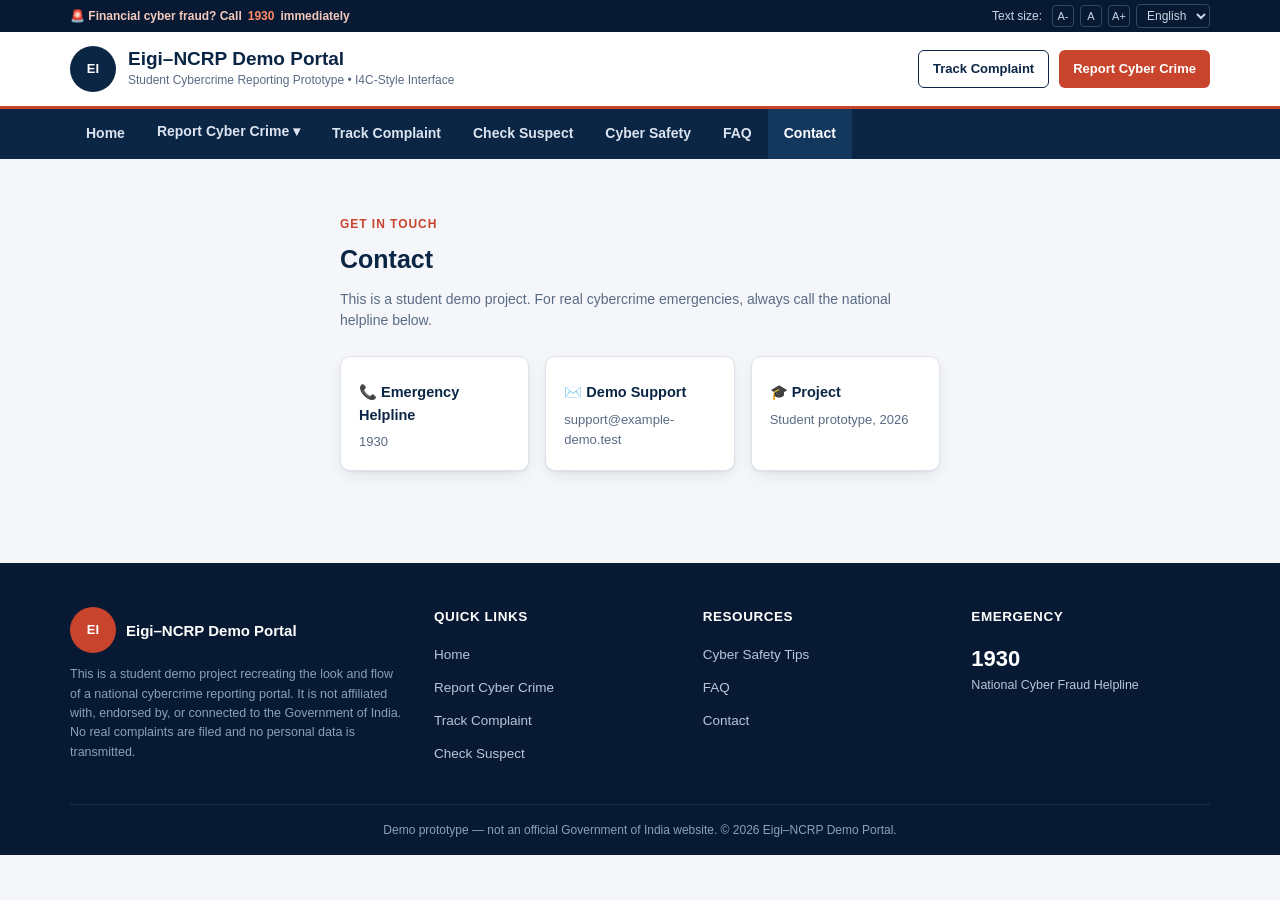
<file: contact.html>
<!doctype html>
<html lang="en">
<head>
<meta charset="UTF-8" />
<meta name="viewport" content="width=device-width, initial-scale=1.0" />
<title>Contact | Eigi-NCRP Demo Portal</title>
<meta name="description" content="Student demo recreation of a national cybercrime reporting portal. Not affiliated with the Government of India." />
<link rel="stylesheet" href="css/style.css" />
</head>
<body>
<a href="#main-content" class="skip-link">Skip to main content</a>
<div class="top-bar">
  <div class="container">
    <span class="emergency">🚨 Financial cyber fraud? Call <b>1930</b> immediately</span>
    <div class="a11y-controls">
      <span style="margin-right:4px;">Text size:</span>
      <button data-font-decrease aria-label="Decrease font size">A-</button>
      <button data-font-reset aria-label="Reset font size">A</button>
      <button data-font-increase aria-label="Increase font size">A+</button>
      <select class="lang-select" aria-label="Select language">
        <option value="en">English</option>
        <option value="hi">हिन्दी</option>
      </select>
    </div>
  </div>
</div>
<header class="portal-header">
  <div class="container">
    <div class="brand">
      <div class="emblem">EI</div>
      <div class="brand-text">
        <div class="site-title">Eigi–NCRP Demo Portal</div>
        <div class="site-sub">Student Cybercrime Reporting Prototype • I4C-Style Interface</div>
      </div>
    </div>
    <div class="header-actions">
      <a href="track.html" class="btn btn-outline btn-sm">Track Complaint</a>
      <a href="complaint.html" class="btn btn-red btn-sm">Report Cyber Crime</a>
    </div>
  </div>
</header>

<nav class="navbar">
  <div class="container nav-inner">
    <ul class="nav-links" id="nav-links">
      <li class=""><a href="index.html">Home</a></li>
      <li class="dropdown">
        <button class="nav-top" aria-haspopup="true" aria-expanded="false">Report Cyber Crime ▾</button>
        <ul class="dropdown-menu">
          <li><a href="complaint.html?type=women-children">Women / Children Related Crime</a></li>
          <li><a href="complaint.html?type=financial">Financial Fraud</a></li>
          <li><a href="complaint.html?type=other">Other Cyber Crime</a></li>
        </ul>
      </li>
      <li class=""><a href="track.html">Track Complaint</a></li>
      <li class=""><a href="suspect.html">Check Suspect</a></li>
      <li class=""><a href="safety.html">Cyber Safety</a></li>
      <li class=""><a href="faq.html">FAQ</a></li>
      <li class="active"><a href="contact.html">Contact</a></li>
    </ul>
    <button class="menu-toggle" aria-label="Toggle menu" aria-expanded="false" aria-controls="nav-links">☰</button>
  </div>
</nav>
<main id="main-content">
  <section class="section">
    <div class="container" style="max-width:640px;">
      <span class="eyebrow">Get in Touch</span>
      <h2 style="font-size:25px;color:var(--navy);margin:6px 0 10px;">Contact</h2>
      <p style="color:var(--muted);font-size:14px;margin-bottom:24px;">This is a student demo project. For real cybercrime emergencies, always call the national helpline below.</p>
      <div class="card-grid cols-3">
        <div class="mini-card"><h4>📞 Emergency Helpline</h4><p>1930</p></div>
        <div class="mini-card"><h4>✉️ Demo Support</h4><p>support@example-demo.test</p></div>
        <div class="mini-card"><h4>🎓 Project</h4><p>Student prototype, 2026</p></div>
      </div>
    </div>
  </section>
</main>
<footer class="site-footer">
  <div class="container">
    <div class="footer-grid">
      <div class="footer-col">
        <div class="footer-emblem">
          <div class="emblem">EI</div>
          <strong style="color:#fff;">Eigi–NCRP Demo Portal</strong>
        </div>
        <p class="footer-disclaimer">This is a student demo project recreating the look and flow of a national cybercrime reporting portal. It is not affiliated with, endorsed by, or connected to the Government of India. No real complaints are filed and no personal data is transmitted.</p>
      </div>
      <div class="footer-col">
        <h4>Quick Links</h4>
        <ul>
          <li><a href="index.html">Home</a></li>
          <li><a href="complaint.html">Report Cyber Crime</a></li>
          <li><a href="track.html">Track Complaint</a></li>
          <li><a href="suspect.html">Check Suspect</a></li>
        </ul>
      </div>
      <div class="footer-col">
        <h4>Resources</h4>
        <ul>
          <li><a href="safety.html">Cyber Safety Tips</a></li>
          <li><a href="faq.html">FAQ</a></li>
          <li><a href="contact.html">Contact</a></li>
        </ul>
      </div>
      <div class="footer-col">
        <h4>Emergency</h4>
        <p style="color:#fff;font-size:22px;font-weight:700;">1930</p>
        <p style="font-size:12.5px;">National Cyber Fraud Helpline</p>
      </div>
    </div>
    <div class="footer-bottom">
      Demo prototype — not an official Government of India website. &copy; 2026 Eigi–NCRP Demo Portal.
    </div>
  </div>
</footer>
<script src="js/script.js"></script>
</body>
</html>
</file>
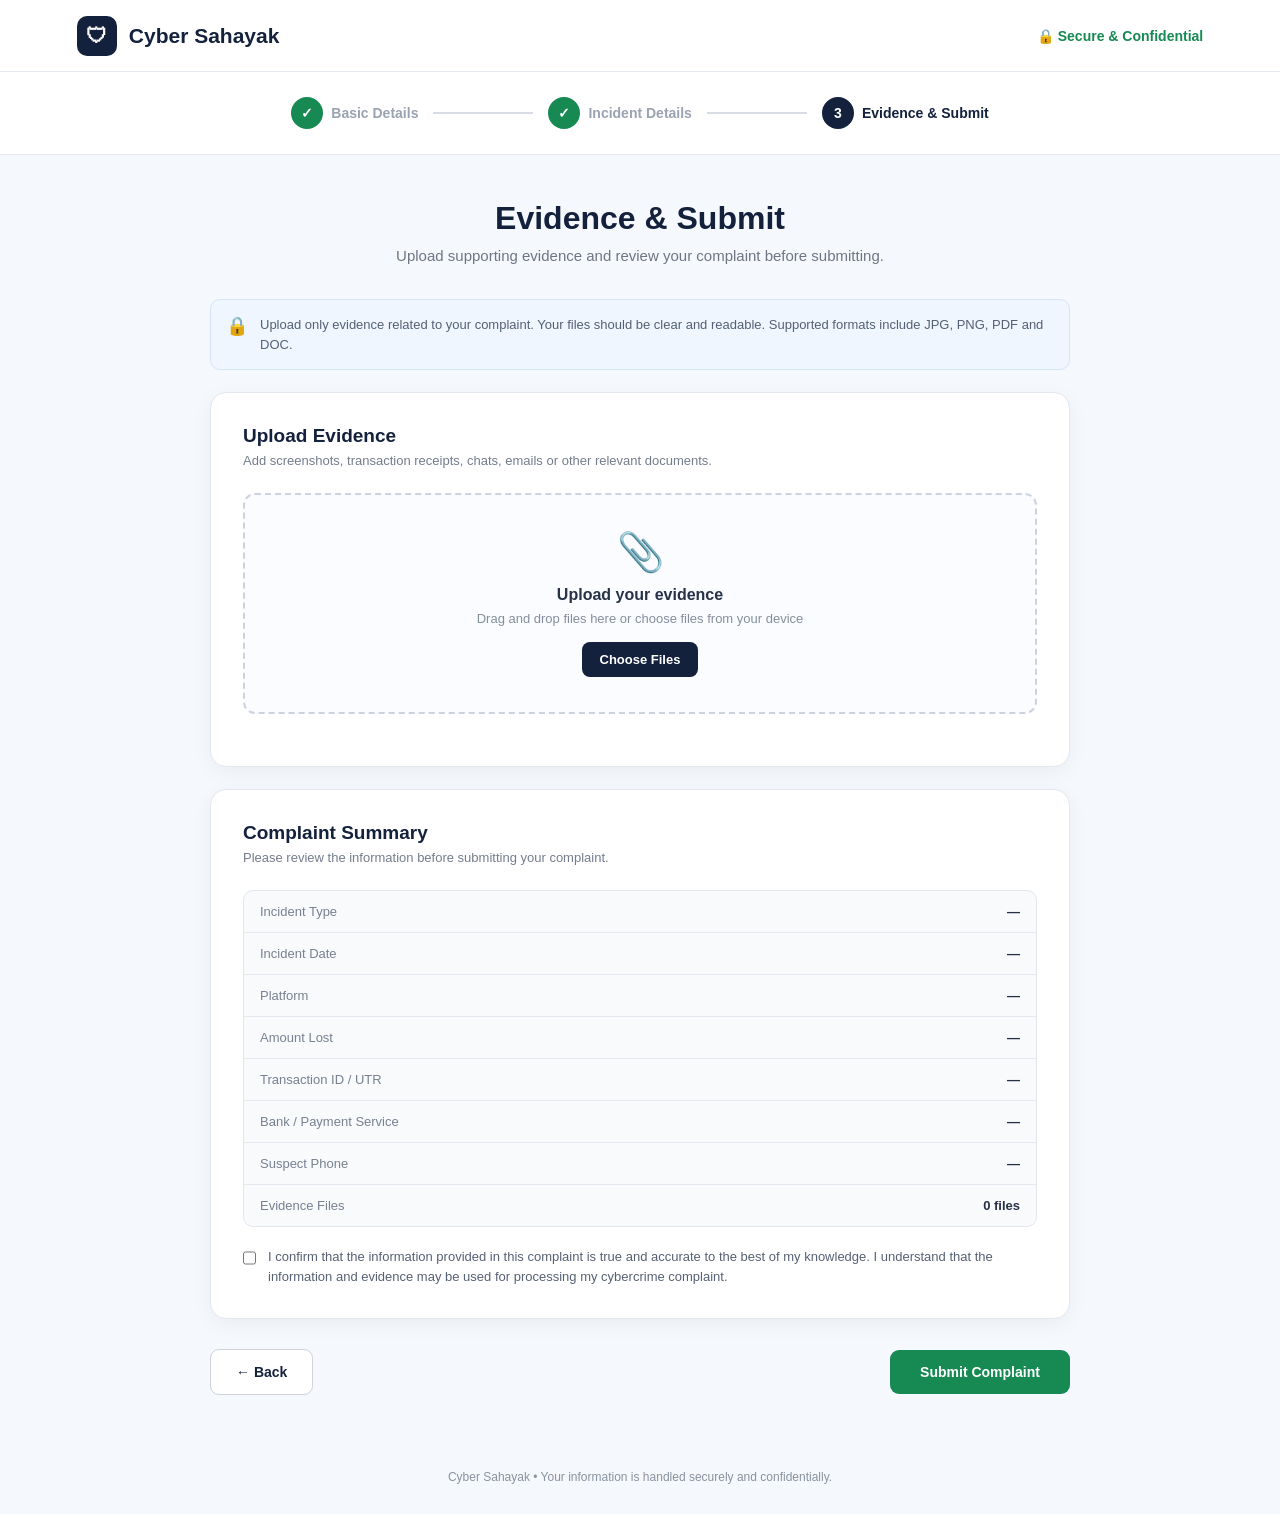
<file: evidence.html>
<!DOCTYPE html>
<html lang="en">
<head>
    <meta charset="UTF-8">
    <meta name="viewport" content="width=device-width, initial-scale=1.0">

    <title>Evidence & Submit | Cyber Sahayak</title>

    <style>
        * {
            margin: 0;
            padding: 0;
            box-sizing: border-box;
            font-family: Arial, Helvetica, sans-serif;
        }

        body {
            background: #f5f8fc;
            color: #172033;
        }

        /* HEADER */
        header {
            height: 72px;
            background: #ffffff;
            border-bottom: 1px solid #e4e8ef;
            display: flex;
            align-items: center;
            justify-content: space-between;
            padding: 0 6%;
        }

        .logo {
            display: flex;
            align-items: center;
            gap: 12px;
            font-size: 21px;
            font-weight: 700;
            color: #14213d;
        }

        .logo-icon {
            width: 40px;
            height: 40px;
            background: #14213d;
            color: white;
            border-radius: 10px;
            display: flex;
            align-items: center;
            justify-content: center;
            font-size: 21px;
        }

        .secure {
            color: #168a52;
            font-size: 14px;
            font-weight: 600;
        }

        /* PROGRESS */

        .progress-container {
            background: white;
            padding: 25px 8%;
            border-bottom: 1px solid #e5e9ef;
        }

        .progress {
            max-width: 900px;
            margin: auto;
            display: flex;
            align-items: center;
            justify-content: center;
        }

        .step {
            display: flex;
            align-items: center;
            gap: 8px;
            color: #9aa3b2;
            font-size: 14px;
            font-weight: 600;
        }

        .step-number {
            width: 32px;
            height: 32px;
            border-radius: 50%;
            border: 2px solid #cbd2dc;
            display: flex;
            align-items: center;
            justify-content: center;
            background: white;
        }

        .step.active {
            color: #14213d;
        }

        .step.active .step-number {
            background: #14213d;
            color: white;
            border-color: #14213d;
        }

        .step.completed .step-number {
            background: #168a52;
            color: white;
            border-color: #168a52;
        }

        .line {
            width: 100px;
            height: 2px;
            background: #d8dde5;
            margin: 0 15px;
        }

        /* MAIN */

        main {
            max-width: 900px;
            margin: 45px auto;
            padding: 0 20px;
        }

        .page-title {
            text-align: center;
            margin-bottom: 35px;
        }

        .page-title h1 {
            font-size: 32px;
            margin-bottom: 10px;
            color: #14213d;
        }

        .page-title p {
            color: #6d7685;
            font-size: 15px;
        }

        /* CARD */

        .card {
            background: white;
            border-radius: 16px;
            padding: 32px;
            margin-bottom: 22px;
            border: 1px solid #e2e7ee;
            box-shadow: 0 5px 20px rgba(20, 33, 61, 0.05);
        }

        .card h2 {
            font-size: 19px;
            color: #14213d;
            margin-bottom: 6px;
        }

        .card-description {
            color: #737d8c;
            font-size: 13px;
            margin-bottom: 25px;
        }

        /* INFO */

        .info-box {
            background: #f0f6ff;
            border: 1px solid #d6e5fa;
            padding: 15px;
            border-radius: 10px;
            display: flex;
            gap: 12px;
            margin-bottom: 22px;
        }

        .info-icon {
            font-size: 18px;
        }

        .info-box p {
            color: #526174;
            font-size: 13px;
            line-height: 1.5;
        }

        /* UPLOAD */

        .upload-area {
            border: 2px dashed #cbd3df;
            border-radius: 12px;
            padding: 35px 20px;
            text-align: center;
            background: #fafcff;
            cursor: pointer;
            transition: 0.2s;
        }

        .upload-area:hover {
            border-color: #14213d;
            background: #f5f8fc;
        }

        .upload-icon {
            font-size: 38px;
            margin-bottom: 12px;
        }

        .upload-area h3 {
            font-size: 16px;
            color: #273247;
            margin-bottom: 7px;
        }

        .upload-area p {
            color: #858e9c;
            font-size: 13px;
            margin-bottom: 16px;
        }

        .choose-btn {
            display: inline-block;
            background: #14213d;
            color: white;
            padding: 10px 18px;
            border-radius: 8px;
            font-size: 13px;
            font-weight: 600;
        }

        #fileInput {
            display: none;
        }

        /* FILE LIST */

        .file-list {
            margin-top: 20px;
        }

        .file-item {
            display: flex;
            align-items: center;
            justify-content: space-between;
            padding: 13px 15px;
            border: 1px solid #e0e5ec;
            border-radius: 9px;
            margin-bottom: 10px;
            background: white;
        }

        .file-info {
            display: flex;
            align-items: center;
            gap: 10px;
            min-width: 0;
        }

        .file-icon {
            font-size: 22px;
        }

        .file-name {
            font-size: 13px;
            font-weight: 600;
            color: #303a4b;
            overflow: hidden;
            text-overflow: ellipsis;
            white-space: nowrap;
        }

        .file-size {
            color: #8b94a2;
            font-size: 11px;
            margin-top: 3px;
        }

        .remove-btn {
            border: none;
            background: #fff1f1;
            color: #d43636;
            padding: 7px 10px;
            border-radius: 6px;
            cursor: pointer;
            font-size: 12px;
            font-weight: 600;
        }

        /* SUMMARY */

        .summary {
            background: #f8fafc;
            border: 1px solid #e2e7ee;
            border-radius: 10px;
            overflow: hidden;
        }

        .summary-row {
            display: flex;
            justify-content: space-between;
            gap: 20px;
            padding: 13px 16px;
            border-bottom: 1px solid #e5e9ef;
            font-size: 13px;
        }

        .summary-row:last-child {
            border-bottom: none;
        }

        .summary-label {
            color: #778191;
        }

        .summary-value {
            color: #273247;
            font-weight: 600;
            text-align: right;
            word-break: break-word;
        }

        /* DECLARATION */

        .declaration {
            display: flex;
            gap: 12px;
            align-items: flex-start;
            margin-top: 20px;
        }

        .declaration input {
            width: 18px;
            height: 18px;
            margin-top: 2px;
            cursor: pointer;
        }

        .declaration label {
            color: #566173;
            font-size: 13px;
            line-height: 1.5;
            cursor: pointer;
        }

        /* BUTTONS */

        .actions {
            display: flex;
            justify-content: space-between;
            align-items: center;
            margin-top: 30px;
        }

        .btn {
            border: none;
            padding: 14px 25px;
            border-radius: 9px;
            font-size: 14px;
            font-weight: 600;
            cursor: pointer;
            transition: 0.2s;
        }

        .btn-back {
            background: white;
            color: #14213d;
            border: 1px solid #ccd3dd;
        }

        .btn-back:hover {
            background: #f1f4f8;
        }

        .btn-submit {
            background: #168a52;
            color: white;
            min-width: 180px;
        }

        .btn-submit:hover {
            background: #117442;
            transform: translateY(-1px);
        }

        /* SUCCESS */

        .success-screen {
            display: none;
            text-align: center;
            background: white;
            border: 1px solid #dfe6e2;
            border-radius: 18px;
            padding: 50px 30px;
            box-shadow: 0 5px 20px rgba(20, 33, 61, 0.05);
        }

        .success-icon {
            width: 70px;
            height: 70px;
            margin: 0 auto 20px;
            border-radius: 50%;
            background: #e6f7ef;
            color: #168a52;
            display: flex;
            align-items: center;
            justify-content: center;
            font-size: 35px;
        }

        .success-screen h2 {
            color: #14213d;
            margin-bottom: 10px;
        }

        .success-screen p {
            color: #697384;
            font-size: 14px;
            line-height: 1.6;
            max-width: 550px;
            margin: auto;
        }

        .complaint-number {
            margin: 25px auto;
            padding: 15px 20px;
            background: #f4f7fa;
            border-radius: 9px;
            font-weight: 700;
            color: #14213d;
            max-width: 350px;
        }

        /* FOOTER */

        footer {
            text-align: center;
            padding: 30px;
            color: #8992a0;
            font-size: 12px;
        }

        /* MOBILE */

        @media (max-width: 650px) {

            header {
                padding: 0 20px;
            }

            .secure {
                display: none;
            }

            .progress-container {
                padding: 20px 10px;
            }

            .line {
                width: 35px;
                margin: 0 7px;
            }

            .step {
                font-size: 11px;
            }

            .step-number {
                width: 28px;
                height: 28px;
            }

            main {
                margin: 30px auto;
            }

            .page-title h1 {
                font-size: 26px;
            }

            .card {
                padding: 22px;
            }

            .actions {
                gap: 12px;
            }

            .btn {
                width: 50%;
            }

            .summary-row {
                flex-direction: column;
                gap: 5px;
            }

            .summary-value {
                text-align: left;
            }
        }
    </style>
</head>

<body>

<header>

    <div class="logo">
        <div class="logo-icon">🛡</div>
        Cyber Sahayak
    </div>

    <div class="secure">
        🔒 Secure & Confidential
    </div>

</header>


<!-- PROGRESS -->

<div class="progress-container">

    <div class="progress">

        <div class="step completed">
            <div class="step-number">✓</div>
            Basic Details
        </div>

        <div class="line"></div>

        <div class="step completed">
            <div class="step-number">✓</div>
            Incident Details
        </div>

        <div class="line"></div>

        <div class="step active">
            <div class="step-number">3</div>
            Evidence & Submit
        </div>

    </div>

</div>


<main id="mainContent">

    <div class="page-title">

        <h1>Evidence & Submit</h1>

        <p>
            Upload supporting evidence and review your complaint before submitting.
        </p>

    </div>


    <!-- INFO -->

    <div class="info-box">

        <div class="info-icon">🔒</div>

        <p>
            Upload only evidence related to your complaint. Your files should be
            clear and readable. Supported formats include JPG, PNG, PDF and DOC.
        </p>

    </div>


    <!-- UPLOAD -->

    <div class="card">

        <h2>Upload Evidence</h2>

        <p class="card-description">
            Add screenshots, transaction receipts, chats, emails or other relevant documents.
        </p>

        <div
            class="upload-area"
            onclick="document.getElementById('fileInput').click()"
        >

            <div class="upload-icon">📎</div>

            <h3>Upload your evidence</h3>

            <p>
                Drag and drop files here or choose files from your device
            </p>

            <span class="choose-btn">
                Choose Files
            </span>

        </div>


        <input
            type="file"
            id="fileInput"
            multiple
            accept=".jpg,.jpeg,.png,.pdf,.doc,.docx"
            onchange="handleFiles(this.files)"
        >


        <div
            class="file-list"
            id="fileList"
        ></div>

    </div>


    <!-- COMPLAINT SUMMARY -->

    <div class="card">

        <h2>Complaint Summary</h2>

        <p class="card-description">
            Please review the information before submitting your complaint.
        </p>


        <div class="summary" id="summary">

            <div class="summary-row">

                <span class="summary-label">
                    Incident Type
                </span>

                <span
                    class="summary-value"
                    id="summaryCrime"
                >
                    —
                </span>

            </div>


            <div class="summary-row">

                <span class="summary-label">
                    Incident Date
                </span>

                <span
                    class="summary-value"
                    id="summaryDate"
                >
                    —
                </span>

            </div>


            <div class="summary-row">

                <span class="summary-label">
                    Platform
                </span>

                <span
                    class="summary-value"
                    id="summaryPlatform"
                >
                    —
                </span>

            </div>


            <div class="summary-row">

                <span class="summary-label">
                    Amount Lost
                </span>

                <span
                    class="summary-value"
                    id="summaryAmount"
                >
                    —
                </span>

            </div>


            <div class="summary-row">

                <span class="summary-label">
                    Transaction ID / UTR
                </span>

                <span
                    class="summary-value"
                    id="summaryTransaction"
                >
                    —
                </span>

            </div>


            <div class="summary-row">

                <span class="summary-label">
                    Bank / Payment Service
                </span>

                <span
                    class="summary-value"
                    id="summaryBank"
                >
                    —
                </span>

            </div>


            <div class="summary-row">

                <span class="summary-label">
                    Suspect Phone
                </span>

                <span
                    class="summary-value"
                    id="summaryPhone"
                >
                    —
                </span>

            </div>


            <div class="summary-row">

                <span class="summary-label">
                    Evidence Files
                </span>

                <span
                    class="summary-value"
                    id="summaryFiles"
                >
                    0 files
                </span>

            </div>

        </div>


        <!-- DECLARATION -->

        <div class="declaration">

            <input
                type="checkbox"
                id="declaration"
            >

            <label for="declaration">

                I confirm that the information provided in this complaint is
                true and accurate to the best of my knowledge. I understand that
                the information and evidence may be used for processing my
                cybercrime complaint.

            </label>

        </div>

    </div>


    <!-- BUTTONS -->

    <div class="actions">

        <button
            class="btn btn-back"
            onclick="goBack()"
        >
            ← Back
        </button>


        <button
            class="btn btn-submit"
            onclick="submitComplaint()"
        >
            Submit Complaint
        </button>

    </div>

</main>


<!-- SUCCESS SCREEN -->

<main>

    <div
        class="success-screen"
        id="successScreen"
    >

        <div class="success-icon">
            ✓
        </div>

        <h2>Complaint Submitted Successfully</h2>

        <p>
            Your complaint information has been recorded successfully.
            Please keep your complaint reference number for future tracking.
        </p>


        <div class="complaint-number">

            Complaint Reference:
            <span id="complaintNumber"></span>

        </div>

        <button
            class="btn btn-submit"
            onclick="window.location.href='submitted.html'"
        >
            Continue
        </button>

    </div>

</main>


<footer>

    Cyber Sahayak • Your information is handled securely and confidentially.

</footer>


<script>

    let selectedFiles = [];


    /* LOAD INCIDENT DATA */

    function loadIncidentData() {

        const savedData =
            localStorage.getItem("cyberSahayakIncident");


        if (!savedData) {

            return;

        }


        const data =
            JSON.parse(savedData);


        document.getElementById("summaryCrime").textContent =
            data.crimeType || "—";


        document.getElementById("summaryDate").textContent =
            data.incidentDate || "—";


        document.getElementById("summaryPlatform").textContent =
            data.platform || "—";


        document.getElementById("summaryAmount").textContent =
            data.amount
                ? "₹" + Number(data.amount).toLocaleString("en-IN")
                : "—";


        document.getElementById("summaryTransaction").textContent =
            data.transactionId || "—";


        document.getElementById("summaryBank").textContent =
            data.bank || "—";


        document.getElementById("summaryPhone").textContent =
            data.suspectPhone || "—";

    }


    /* FILE UPLOAD */

    function handleFiles(files) {

        const newFiles =
            Array.from(files);


        newFiles.forEach(file => {

            const exists =
                selectedFiles.some(
                    existingFile =>
                        existingFile.name === file.name &&
                        existingFile.size === file.size
                );


            if (!exists) {

                selectedFiles.push(file);

            }

        });


        updateFileList();

    }


    /* DISPLAY FILES */

    function updateFileList() {

        const fileList =
            document.getElementById("fileList");


        fileList.innerHTML = "";


        selectedFiles.forEach((file, index) => {

            const fileItem =
                document.createElement("div");

            fileItem.className =
                "file-item";


            fileItem.innerHTML = `

                <div class="file-info">

                    <div class="file-icon">
                        📄
                    </div>

                    <div>

                        <div class="file-name">
                            ${escapeHTML(file.name)}
                        </div>

                        <div class="file-size">
                            ${formatFileSize(file.size)}
                        </div>

                    </div>

                </div>

                <button
                    class="remove-btn"
                    onclick="removeFile(${index})"
                >
                    Remove
                </button>

            `;


            fileList.appendChild(fileItem);

        });


        document.getElementById("summaryFiles").textContent =
            selectedFiles.length +
            (selectedFiles.length === 1 ? " file" : " files");

    }


    /* REMOVE FILE */

    function removeFile(index) {

        selectedFiles.splice(index, 1);

        updateFileList();

    }


    /* FILE SIZE */

    function formatFileSize(bytes) {

        if (bytes < 1024) {

            return bytes + " B";

        }


        if (bytes < 1024 * 1024) {

            return (bytes / 1024).toFixed(1) + " KB";

        }


        return (bytes / (1024 * 1024)).toFixed(1) + " MB";

    }


    /* SECURITY */

    function escapeHTML(text) {

        const div =
            document.createElement("div");

        div.textContent =
            text;

        return div.innerHTML;

    }


    /* BACK */

    function goBack() {

        window.location.href =
            "incident.html";

    }


    /* SUBMIT */

    function submitComplaint() {

        const declaration =
            document.getElementById("declaration").checked;


        if (!declaration) {

            alert(
                "Please confirm the declaration before submitting your complaint."
            );

            return;

        }


        /*
            Demo submission only.

            This page does NOT submit a real complaint
            to the National Cyber Crime Reporting Portal.
        */


        const complaintNumber =
            "CS-" +
            new Date().getFullYear() +
            "-" +
            Math.floor(
                100000 +
                Math.random() * 900000
            );


        localStorage.setItem(
            "cyberSahayakComplaintNumber",
            complaintNumber
        );


        document.getElementById("mainContent").style.display =
            "none";


        document.getElementById("successScreen").style.display =
            "block";


        document.getElementById("complaintNumber").textContent =
            complaintNumber;

    }


    /* LOAD WHEN PAGE OPENS */

    window.addEventListener(
        "DOMContentLoaded",
        loadIncidentData
    );

</script>

</body>
</html>
</file>
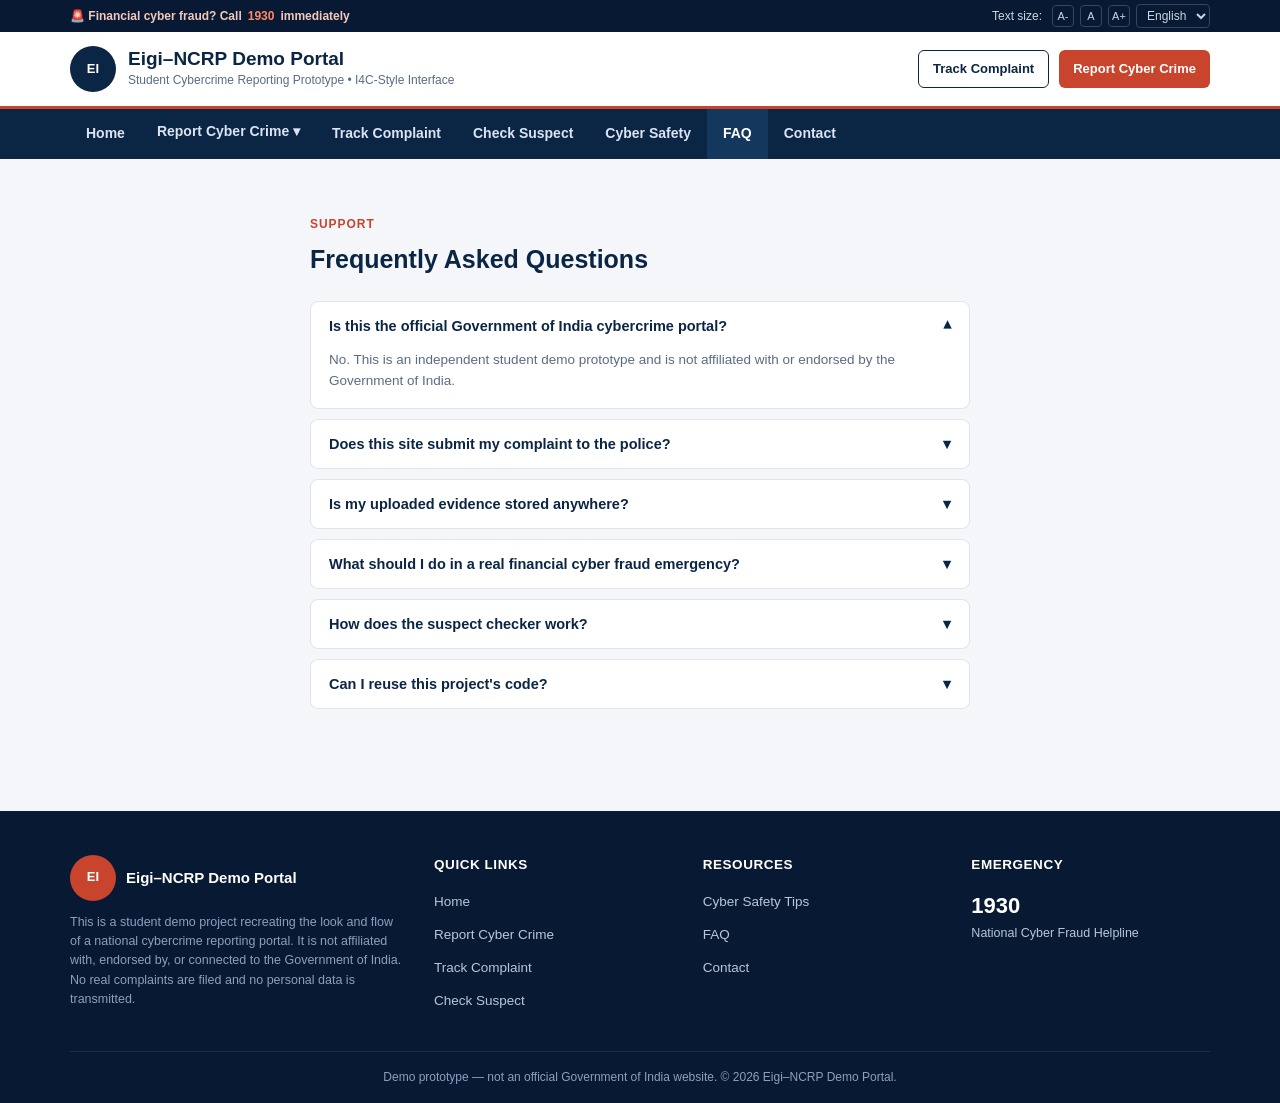
<file: faq.html>
<!doctype html>
<html lang="en">
<head>
<meta charset="UTF-8" />
<meta name="viewport" content="width=device-width, initial-scale=1.0" />
<title>FAQ | Eigi-NCRP Demo Portal</title>
<meta name="description" content="Student demo recreation of a national cybercrime reporting portal. Not affiliated with the Government of India." />
<link rel="stylesheet" href="css/style.css" />
</head>
<body>
<a href="#main-content" class="skip-link">Skip to main content</a>
<div class="top-bar">
  <div class="container">
    <span class="emergency">🚨 Financial cyber fraud? Call <b>1930</b> immediately</span>
    <div class="a11y-controls">
      <span style="margin-right:4px;">Text size:</span>
      <button data-font-decrease aria-label="Decrease font size">A-</button>
      <button data-font-reset aria-label="Reset font size">A</button>
      <button data-font-increase aria-label="Increase font size">A+</button>
      <select class="lang-select" aria-label="Select language">
        <option value="en">English</option>
        <option value="hi">हिन्दी</option>
      </select>
    </div>
  </div>
</div>
<header class="portal-header">
  <div class="container">
    <div class="brand">
      <div class="emblem">EI</div>
      <div class="brand-text">
        <div class="site-title">Eigi–NCRP Demo Portal</div>
        <div class="site-sub">Student Cybercrime Reporting Prototype • I4C-Style Interface</div>
      </div>
    </div>
    <div class="header-actions">
      <a href="track.html" class="btn btn-outline btn-sm">Track Complaint</a>
      <a href="complaint.html" class="btn btn-red btn-sm">Report Cyber Crime</a>
    </div>
  </div>
</header>

<nav class="navbar">
  <div class="container nav-inner">
    <ul class="nav-links" id="nav-links">
      <li class=""><a href="index.html">Home</a></li>
      <li class="dropdown">
        <button class="nav-top" aria-haspopup="true" aria-expanded="false">Report Cyber Crime ▾</button>
        <ul class="dropdown-menu">
          <li><a href="complaint.html?type=women-children">Women / Children Related Crime</a></li>
          <li><a href="complaint.html?type=financial">Financial Fraud</a></li>
          <li><a href="complaint.html?type=other">Other Cyber Crime</a></li>
        </ul>
      </li>
      <li class=""><a href="track.html">Track Complaint</a></li>
      <li class=""><a href="suspect.html">Check Suspect</a></li>
      <li class=""><a href="safety.html">Cyber Safety</a></li>
      <li class="active"><a href="faq.html">FAQ</a></li>
      <li class=""><a href="contact.html">Contact</a></li>
    </ul>
    <button class="menu-toggle" aria-label="Toggle menu" aria-expanded="false" aria-controls="nav-links">☰</button>
  </div>
</nav>
<main id="main-content">
  <section class="section">
    <div class="container" style="max-width:700px;">
      <span class="eyebrow">Support</span>
      <h2 style="font-size:25px;color:var(--navy);margin:6px 0 22px;">Frequently Asked Questions</h2>

      <div class="faq-item open">
        <button class="faq-q" aria-expanded="true">Is this the official Government of India cybercrime portal? <span class="chevron">▾</span></button>
        <div class="faq-a"><p>No. This is an independent student demo prototype and is not affiliated with or endorsed by the Government of India.</p></div>
      </div>
      <div class="faq-item">
        <button class="faq-q" aria-expanded="false">Does this site submit my complaint to the police? <span class="chevron">▾</span></button>
        <div class="faq-a"><p>No. All complaint submissions are simulated locally in your browser. Nothing is sent to any server.</p></div>
      </div>
      <div class="faq-item">
        <button class="faq-q" aria-expanded="false">Is my uploaded evidence stored anywhere? <span class="chevron">▾</span></button>
        <div class="faq-a"><p>No. Evidence files stay in your browser for this demo and are never uploaded.</p></div>
      </div>
      <div class="faq-item">
        <button class="faq-q" aria-expanded="false">What should I do in a real financial cyber fraud emergency? <span class="chevron">▾</span></button>
        <div class="faq-a"><p>Call the national cyber fraud helpline 1930 immediately and inform your bank.</p></div>
      </div>
      <div class="faq-item">
        <button class="faq-q" aria-expanded="false">How does the suspect checker work? <span class="chevron">▾</span></button>
        <div class="faq-a"><p>It matches your input against a small, hardcoded mock dataset in the browser for demo purposes only.</p></div>
      </div>
      <div class="faq-item">
        <button class="faq-q" aria-expanded="false">Can I reuse this project's code? <span class="chevron">▾</span></button>
        <div class="faq-a"><p>Yes, it's a student demo built with plain HTML, CSS and JavaScript — feel free to adapt it.</p></div>
      </div>
    </div>
  </section>
</main>
<footer class="site-footer">
  <div class="container">
    <div class="footer-grid">
      <div class="footer-col">
        <div class="footer-emblem">
          <div class="emblem">EI</div>
          <strong style="color:#fff;">Eigi–NCRP Demo Portal</strong>
        </div>
        <p class="footer-disclaimer">This is a student demo project recreating the look and flow of a national cybercrime reporting portal. It is not affiliated with, endorsed by, or connected to the Government of India. No real complaints are filed and no personal data is transmitted.</p>
      </div>
      <div class="footer-col">
        <h4>Quick Links</h4>
        <ul>
          <li><a href="index.html">Home</a></li>
          <li><a href="complaint.html">Report Cyber Crime</a></li>
          <li><a href="track.html">Track Complaint</a></li>
          <li><a href="suspect.html">Check Suspect</a></li>
        </ul>
      </div>
      <div class="footer-col">
        <h4>Resources</h4>
        <ul>
          <li><a href="safety.html">Cyber Safety Tips</a></li>
          <li><a href="faq.html">FAQ</a></li>
          <li><a href="contact.html">Contact</a></li>
        </ul>
      </div>
      <div class="footer-col">
        <h4>Emergency</h4>
        <p style="color:#fff;font-size:22px;font-weight:700;">1930</p>
        <p style="font-size:12.5px;">National Cyber Fraud Helpline</p>
      </div>
    </div>
    <div class="footer-bottom">
      Demo prototype — not an official Government of India website. &copy; 2026 Eigi–NCRP Demo Portal.
    </div>
  </div>
</footer>
<script src="js/script.js"></script>
</body>
</html>
</file>
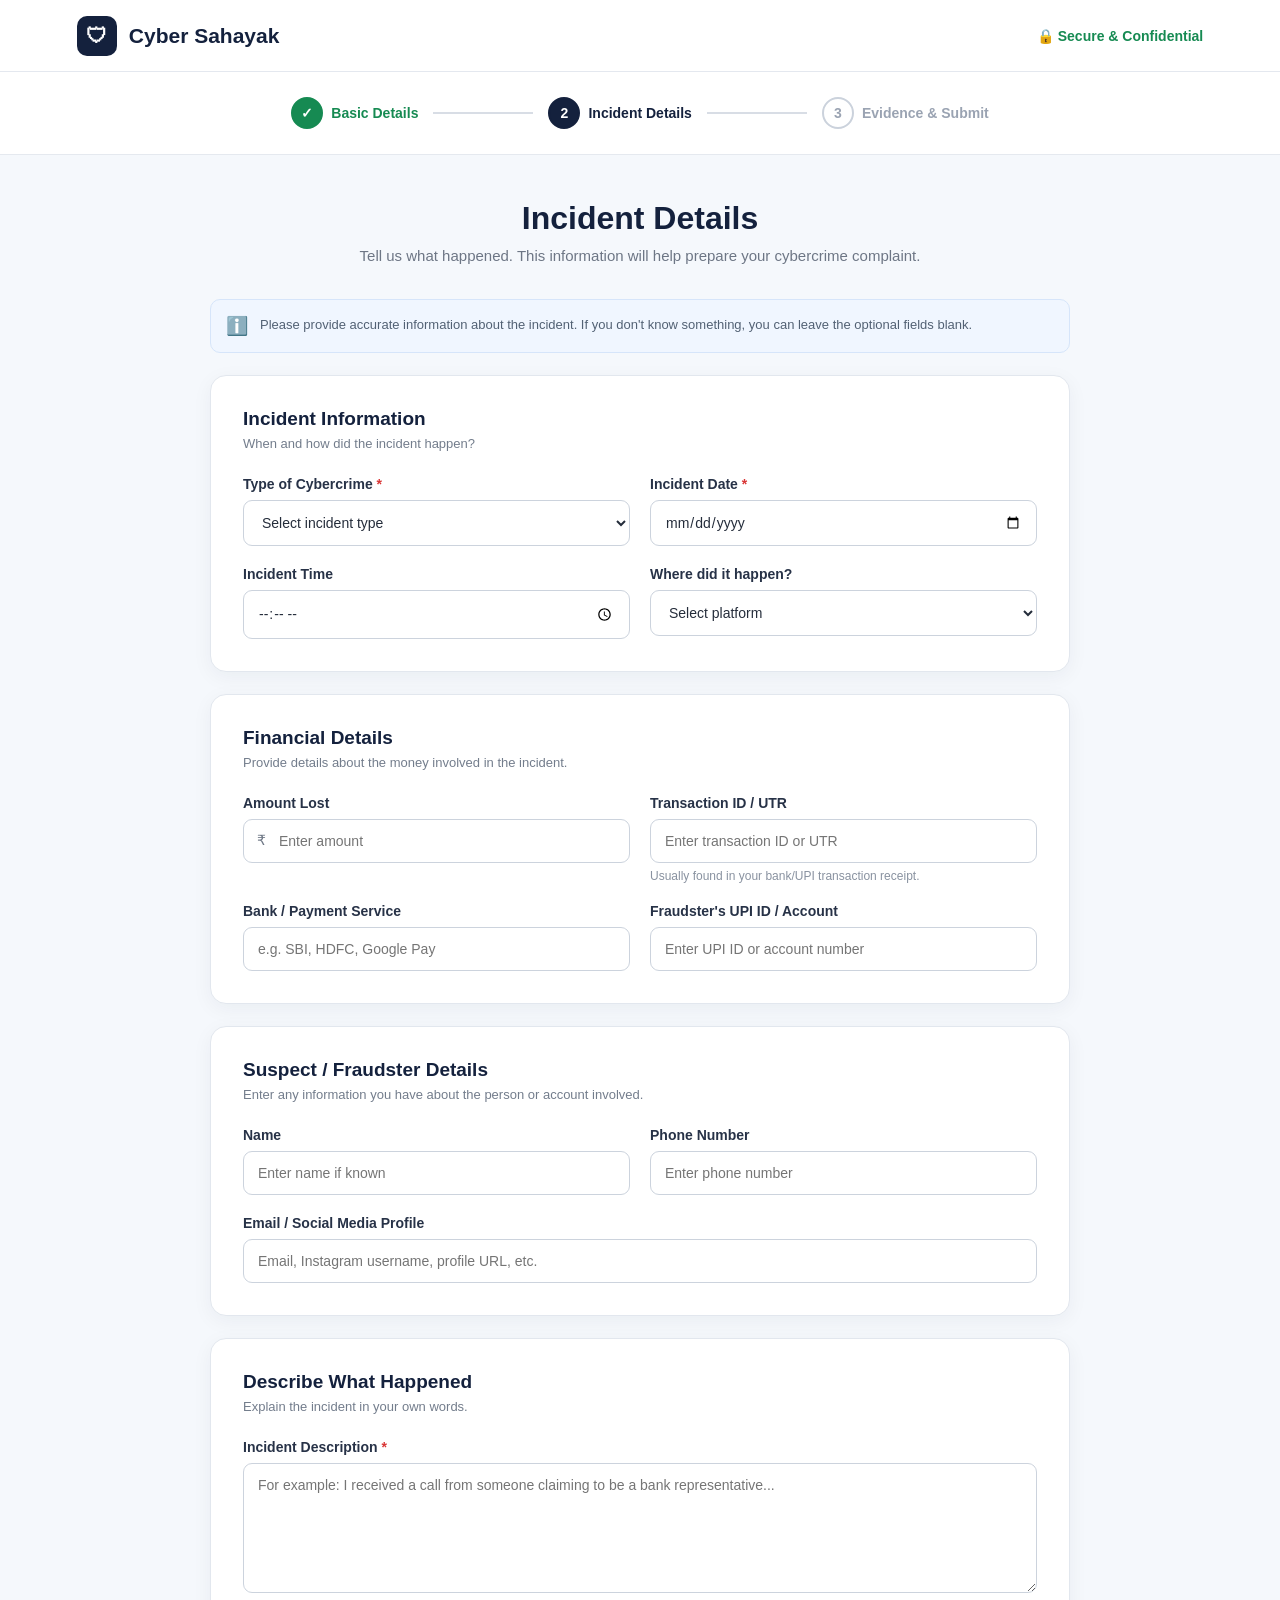
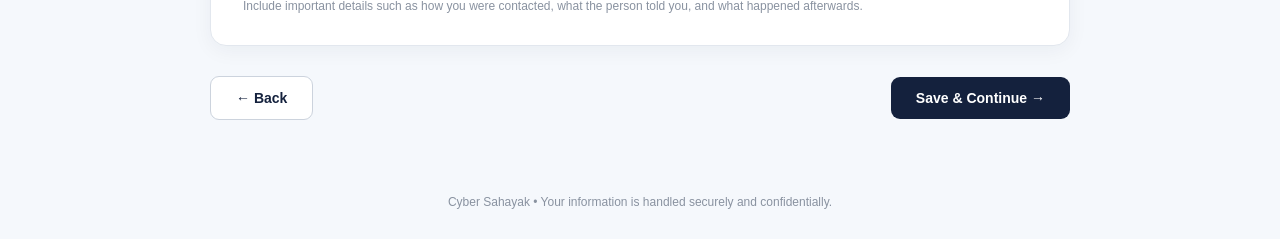
<file: incident.html>
<!DOCTYPE html>
<html lang="en">
<head>
    <meta charset="UTF-8">
    <meta name="viewport" content="width=device-width, initial-scale=1.0">

    <title>Incident Details | Cyber Sahayak</title>

    <style>
        * {
            margin: 0;
            padding: 0;
            box-sizing: border-box;
            font-family: Arial, Helvetica, sans-serif;
        }

        body {
            background: #f5f8fc;
            color: #172033;
        }

        /* HEADER */
        header {
            height: 72px;
            background: #ffffff;
            border-bottom: 1px solid #e4e8ef;
            display: flex;
            align-items: center;
            justify-content: space-between;
            padding: 0 6%;
        }

        .logo {
            display: flex;
            align-items: center;
            gap: 12px;
            font-size: 21px;
            font-weight: 700;
            color: #14213d;
        }

        .logo-icon {
            width: 40px;
            height: 40px;
            background: #14213d;
            color: white;
            border-radius: 10px;
            display: flex;
            align-items: center;
            justify-content: center;
            font-size: 21px;
        }

        .secure {
            color: #168a52;
            font-size: 14px;
            font-weight: 600;
        }

        /* PROGRESS */
        .progress-container {
            background: white;
            padding: 25px 8%;
            border-bottom: 1px solid #e5e9ef;
        }

        .progress {
            max-width: 900px;
            margin: auto;
            display: flex;
            align-items: center;
            justify-content: center;
        }

        .step {
            display: flex;
            align-items: center;
            gap: 8px;
            color: #9aa3b2;
            font-size: 14px;
            font-weight: 600;
        }

        .step-number {
            width: 32px;
            height: 32px;
            border-radius: 50%;
            border: 2px solid #cbd2dc;
            display: flex;
            align-items: center;
            justify-content: center;
            background: white;
        }

        .step.active {
            color: #14213d;
        }

        .step.active .step-number {
            background: #14213d;
            color: white;
            border-color: #14213d;
        }

        .step.completed {
            color: #168a52;
        }

        .step.completed .step-number {
            background: #168a52;
            color: white;
            border-color: #168a52;
        }

        .line {
            width: 100px;
            height: 2px;
            background: #d8dde5;
            margin: 0 15px;
        }

        /* MAIN */
        main {
            max-width: 900px;
            margin: 45px auto;
            padding: 0 20px;
        }

        .page-title {
            text-align: center;
            margin-bottom: 35px;
        }

        .page-title h1 {
            font-size: 32px;
            margin-bottom: 10px;
            color: #14213d;
        }

        .page-title p {
            color: #6d7685;
            font-size: 15px;
        }

        /* CARD */
        .card {
            background: white;
            border-radius: 16px;
            padding: 32px;
            margin-bottom: 22px;
            border: 1px solid #e2e7ee;
            box-shadow: 0 5px 20px rgba(20, 33, 61, 0.05);
        }

        .card h2 {
            font-size: 19px;
            color: #14213d;
            margin-bottom: 6px;
        }

        .card-description {
            color: #737d8c;
            font-size: 13px;
            margin-bottom: 25px;
        }

        /* FORM */
        .form-grid {
            display: grid;
            grid-template-columns: 1fr 1fr;
            gap: 20px;
        }

        .form-group {
            display: flex;
            flex-direction: column;
        }

        .full {
            grid-column: 1 / -1;
        }

        label {
            font-size: 14px;
            font-weight: 600;
            margin-bottom: 8px;
            color: #273247;
        }

        .required {
            color: #d93636;
        }

        input,
        select,
        textarea {
            width: 100%;
            padding: 13px 14px;
            border: 1px solid #ccd3dd;
            border-radius: 9px;
            font-size: 14px;
            outline: none;
            color: #252d3b;
            background: white;
            transition: 0.2s;
        }

        input:focus,
        select:focus,
        textarea:focus {
            border-color: #14213d;
            box-shadow: 0 0 0 3px rgba(20, 33, 61, 0.08);
        }

        textarea {
            resize: vertical;
            min-height: 130px;
        }

        .hint {
            margin-top: 6px;
            color: #8992a0;
            font-size: 12px;
        }

        /* AMOUNT */
        .amount-wrapper {
            position: relative;
        }

        .amount-wrapper span {
            position: absolute;
            left: 14px;
            top: 13px;
            color: #6e7785;
            font-size: 14px;
        }

        .amount-wrapper input {
            padding-left: 35px;
        }

        /* BUTTONS */
        .actions {
            display: flex;
            justify-content: space-between;
            align-items: center;
            margin-top: 30px;
        }

        .btn {
            border: none;
            padding: 13px 25px;
            border-radius: 9px;
            font-size: 14px;
            font-weight: 600;
            cursor: pointer;
            transition: 0.2s;
        }

        .btn-back {
            background: white;
            color: #14213d;
            border: 1px solid #ccd3dd;
        }

        .btn-back:hover {
            background: #f1f4f8;
        }

        .btn-next {
            background: #14213d;
            color: white;
        }

        .btn-next:hover {
            background: #0e172b;
            transform: translateY(-1px);
        }

        /* INFO */
        .info-box {
            background: #f0f6ff;
            border: 1px solid #d6e5fa;
            padding: 15px;
            border-radius: 10px;
            display: flex;
            gap: 12px;
            margin-bottom: 22px;
        }

        .info-icon {
            font-size: 18px;
        }

        .info-box p {
            color: #526174;
            font-size: 13px;
            line-height: 1.5;
        }

        /* FOOTER */
        footer {
            text-align: center;
            padding: 30px;
            color: #8992a0;
            font-size: 12px;
        }

        /* MOBILE */
        @media (max-width: 650px) {

            header {
                padding: 0 20px;
            }

            .secure {
                display: none;
            }

            .progress-container {
                padding: 20px 10px;
            }

            .line {
                width: 35px;
                margin: 0 7px;
            }

            .step {
                font-size: 11px;
            }

            .step-number {
                width: 28px;
                height: 28px;
            }

            main {
                margin: 30px auto;
            }

            .page-title h1 {
                font-size: 26px;
            }

            .card {
                padding: 22px;
            }

            .form-grid {
                grid-template-columns: 1fr;
            }

            .full {
                grid-column: auto;
            }

            .actions {
                gap: 12px;
            }

            .btn {
                width: 50%;
            }
        }
    </style>
</head>

<body>

<header>

    <div class="logo">
        <div class="logo-icon">🛡</div>
        Cyber Sahayak
    </div>

    <div class="secure">
        🔒 Secure & Confidential
    </div>

</header>


<!-- =========================
     PROGRESS
========================= -->

<div class="progress-container">

    <div class="progress">

        <div class="step completed">
            <div class="step-number">✓</div>
            Basic Details
        </div>

        <div class="line"></div>

        <div class="step active">
            <div class="step-number">2</div>
            Incident Details
        </div>

        <div class="line"></div>

        <div class="step">
            <div class="step-number">3</div>
            Evidence & Submit
        </div>

    </div>

</div>


<!-- =========================
     MAIN
========================= -->

<main>

    <div class="page-title">

        <h1>Incident Details</h1>

        <p>
            Tell us what happened. This information will help prepare your cybercrime complaint.
        </p>

    </div>


    <div class="info-box">

        <div class="info-icon">ℹ️</div>

        <p>
            Please provide accurate information about the incident.
            If you don't know something, you can leave the optional fields blank.
        </p>

    </div>


    <form id="incident-form">


        <!-- =========================
             INCIDENT INFORMATION
        ========================== -->

        <div class="card">

            <h2>Incident Information</h2>

            <p class="card-description">
                When and how did the incident happen?
            </p>

            <div class="form-grid">

                <div class="form-group">

                    <label for="crimeType">
                        Type of Cybercrime
                        <span class="required">*</span>
                    </label>

                    <select id="crimeType" required>

                        <option value="">
                            Select incident type
                        </option>

                        <option>Online Financial Fraud</option>
                        <option>UPI Fraud</option>
                        <option>Credit / Debit Card Fraud</option>
                        <option>Internet Banking Fraud</option>
                        <option>Investment / Trading Fraud</option>
                        <option>Online Shopping Fraud</option>
                        <option>Social Media Fraud</option>
                        <option>Identity Theft</option>
                        <option>Other</option>

                    </select>

                </div>


                <div class="form-group">

                    <label for="incidentDate">
                        Incident Date
                        <span class="required">*</span>
                    </label>

                    <input
                        type="date"
                        id="incidentDate"
                        required
                    >

                </div>


                <div class="form-group">

                    <label for="incidentTime">
                        Incident Time
                    </label>

                    <input
                        type="time"
                        id="incidentTime"
                    >

                </div>


                <div class="form-group">

                    <label for="platform">
                        Where did it happen?
                    </label>

                    <select id="platform">

                        <option value="">
                            Select platform
                        </option>

                        <option>UPI</option>
                        <option>Banking App / Website</option>
                        <option>WhatsApp</option>
                        <option>Instagram</option>
                        <option>Facebook</option>
                        <option>Telegram</option>
                        <option>Phone Call</option>
                        <option>Email</option>
                        <option>Online Shopping Website</option>
                        <option>Other</option>

                    </select>

                </div>

            </div>

        </div>


        <!-- =========================
             FINANCIAL DETAILS
        ========================== -->

        <div class="card">

            <h2>Financial Details</h2>

            <p class="card-description">
                Provide details about the money involved in the incident.
            </p>

            <div class="form-grid">

                <div class="form-group">

                    <label for="amount">
                        Amount Lost
                    </label>

                    <div class="amount-wrapper">

                        <span>₹</span>

                        <input
                            type="number"
                            id="amount"
                            placeholder="Enter amount"
                            min="0"
                        >

                    </div>

                </div>


                <div class="form-group">

                    <label for="transactionId">
                        Transaction ID / UTR
                    </label>

                    <input
                        type="text"
                        id="transactionId"
                        placeholder="Enter transaction ID or UTR"
                    >

                    <div class="hint">
                        Usually found in your bank/UPI transaction receipt.
                    </div>

                </div>


                <div class="form-group">

                    <label for="bank">
                        Bank / Payment Service
                    </label>

                    <input
                        type="text"
                        id="bank"
                        placeholder="e.g. SBI, HDFC, Google Pay"
                    >

                </div>


                <div class="form-group">

                    <label for="fraudAccount">
                        Fraudster's UPI ID / Account
                    </label>

                    <input
                        type="text"
                        id="fraudAccount"
                        placeholder="Enter UPI ID or account number"
                    >

                </div>

            </div>

        </div>


        <!-- =========================
             SUSPECT DETAILS
        ========================== -->

        <div class="card">

            <h2>Suspect / Fraudster Details</h2>

            <p class="card-description">
                Enter any information you have about the person or account involved.
            </p>

            <div class="form-grid">

                <div class="form-group">

                    <label for="suspectName">
                        Name
                    </label>

                    <input
                        type="text"
                        id="suspectName"
                        placeholder="Enter name if known"
                    >

                </div>


                <div class="form-group">

                    <label for="suspectPhone">
                        Phone Number
                    </label>

                    <input
                        type="tel"
                        id="suspectPhone"
                        placeholder="Enter phone number"
                    >

                </div>


                <div class="form-group full">

                    <label for="suspectProfile">
                        Email / Social Media Profile
                    </label>

                    <input
                        type="text"
                        id="suspectProfile"
                        placeholder="Email, Instagram username, profile URL, etc."
                    >

                </div>

            </div>

        </div>


        <!-- =========================
             DESCRIPTION
        ========================== -->

        <div class="card">

            <h2>Describe What Happened</h2>

            <p class="card-description">
                Explain the incident in your own words.
            </p>

            <div class="form-group">

                <label for="description">
                    Incident Description
                    <span class="required">*</span>
                </label>

                <textarea
                    id="description"
                    placeholder="For example: I received a call from someone claiming to be a bank representative..."
                    required
                ></textarea>

                <div class="hint">
                    Include important details such as how you were contacted,
                    what the person told you, and what happened afterwards.
                </div>

            </div>

        </div>


        <!-- =========================
             BUTTONS
        ========================== -->

        <div class="actions">

            <button
                type="button"
                class="btn btn-back"
                id="incident-back"
            >
                ← Back
            </button>


            <button
                type="button"
                class="btn btn-next"
                id="incident-next"
            >
                Save & Continue →
            </button>

        </div>

    </form>

</main>


<footer>

    Cyber Sahayak • Your information is handled securely and confidentially.

</footer>


<script>

/* =====================================================
   INCIDENT DETAILS PAGE
===================================================== */

document.addEventListener("DOMContentLoaded", function () {

    const incidentForm =
        document.getElementById("incident-form");

    const backButton =
        document.getElementById("incident-back");

    const nextButton =
        document.getElementById("incident-next");


    /* =================================================
       LOAD SAVED INCIDENT DATA
    ================================================= */

    const savedIncident =
        localStorage.getItem("cyberSahayakIncident");


    if (savedIncident) {

        try {

            const data =
                JSON.parse(savedIncident);


            if (data.crimeType) {

                document.getElementById("crimeType").value =
                    data.crimeType;

            }


            if (data.incidentDate) {

                document.getElementById("incidentDate").value =
                    data.incidentDate;

            }


            if (data.incidentTime) {

                document.getElementById("incidentTime").value =
                    data.incidentTime;

            }


            if (data.platform) {

                document.getElementById("platform").value =
                    data.platform;

            }


            if (data.amount) {

                document.getElementById("amount").value =
                    data.amount;

            }


            if (data.transactionId) {

                document.getElementById("transactionId").value =
                    data.transactionId;

            }


            if (data.bank) {

                document.getElementById("bank").value =
                    data.bank;

            }


            if (data.fraudAccount) {

                document.getElementById("fraudAccount").value =
                    data.fraudAccount;

            }


            if (data.suspectName) {

                document.getElementById("suspectName").value =
                    data.suspectName;

            }


            if (data.suspectPhone) {

                document.getElementById("suspectPhone").value =
                    data.suspectPhone;

            }


            if (data.suspectProfile) {

                document.getElementById("suspectProfile").value =
                    data.suspectProfile;

            }


            if (data.description) {

                document.getElementById("description").value =
                    data.description;

            }

        }

        catch (error) {

            console.error(
                "Unable to load saved incident information:",
                error
            );

        }

    }


    /* =================================================
       BACK BUTTON
    ================================================= */

    backButton.addEventListener("click", function () {

        window.location.href =
            "complaint.html";

    });


    /* =================================================
       SAVE & CONTINUE
    ================================================= */

    nextButton.addEventListener("click", function () {


        const crimeType =
            document.getElementById("crimeType").value;

        const incidentDate =
            document.getElementById("incidentDate").value;

        const description =
            document.getElementById("description").value.trim();


        /* ---------------------------------------------
           VALIDATION
        --------------------------------------------- */

        if (!crimeType) {

            alert(
                "Please select the type of cybercrime."
            );

            document
                .getElementById("crimeType")
                .focus();

            return;

        }


        if (!incidentDate) {

            alert(
                "Please select the incident date."
            );

            document
                .getElementById("incidentDate")
                .focus();

            return;

        }


        if (!description) {

            alert(
                "Please describe what happened."
            );

            document
                .getElementById("description")
                .focus();

            return;

        }


        /* ---------------------------------------------
           CREATE INCIDENT DATA
        --------------------------------------------- */

        const incidentData = {

            crimeType:
                crimeType,

            incidentDate:
                incidentDate,

            incidentTime:
                document
                    .getElementById("incidentTime")
                    .value,

            platform:
                document
                    .getElementById("platform")
                    .value,

            amount:
                document
                    .getElementById("amount")
                    .value,

            transactionId:
                document
                    .getElementById("transactionId")
                    .value,

            bank:
                document
                    .getElementById("bank")
                    .value,

            fraudAccount:
                document
                    .getElementById("fraudAccount")
                    .value,

            suspectName:
                document
                    .getElementById("suspectName")
                    .value,

            suspectPhone:
                document
                    .getElementById("suspectPhone")
                    .value,

            suspectProfile:
                document
                    .getElementById("suspectProfile")
                    .value,

            description:
                description,

            savedAt:
                new Date().toISOString()

        };


        /* ---------------------------------------------
           SAVE TO BROWSER
        --------------------------------------------- */

        localStorage.setItem(
            "cyberSahayakIncident",
            JSON.stringify(incidentData)
        );


        /* ---------------------------------------------
           GO TO EVIDENCE PAGE
        --------------------------------------------- */

        window.location.href =
            "evidence.html";

    });

});

</script>

</body>
</html>
</file>
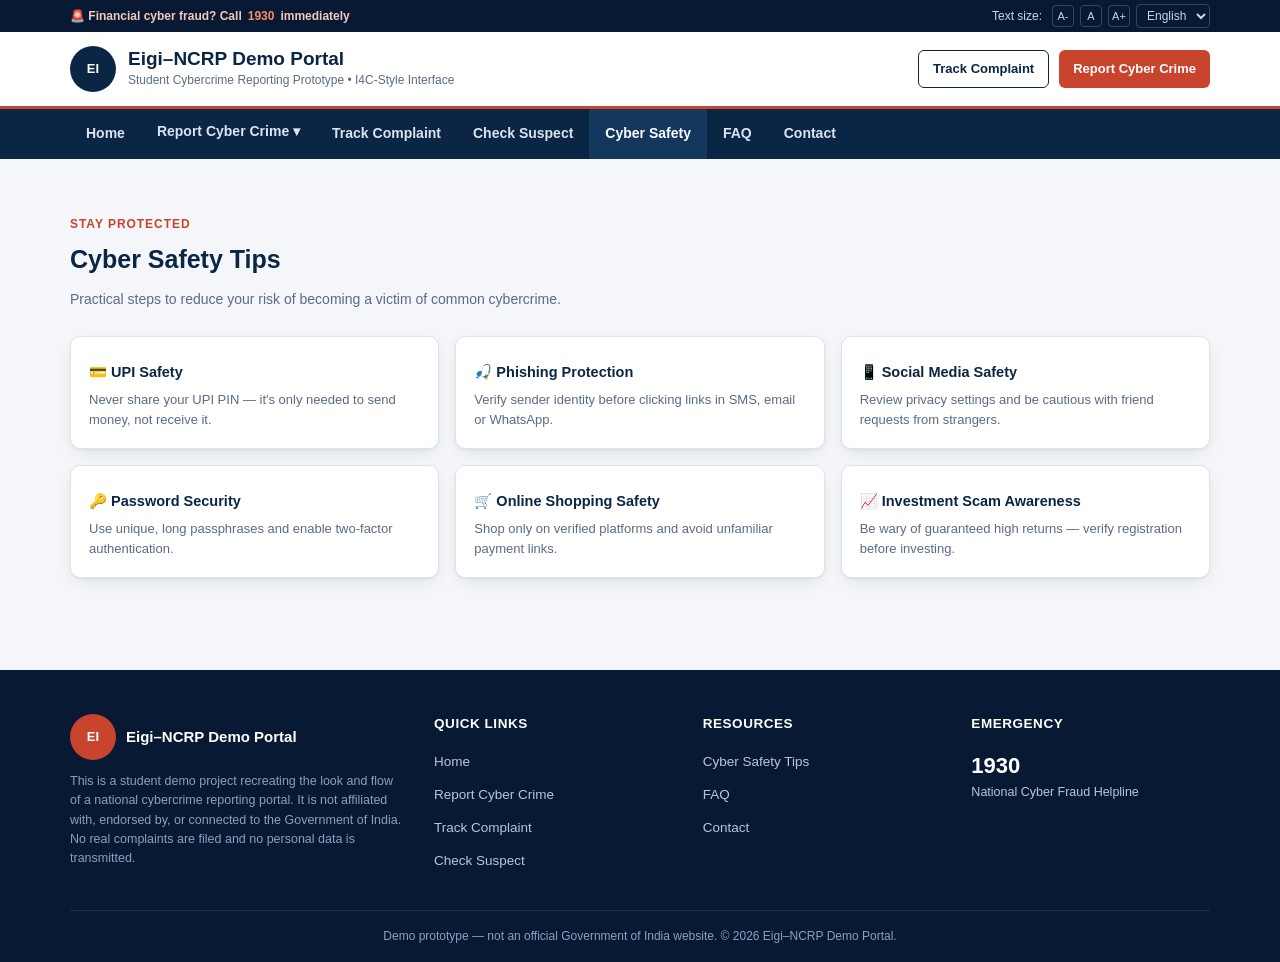
<file: safety.html>
<!doctype html>
<html lang="en">
<head>
<meta charset="UTF-8" />
<meta name="viewport" content="width=device-width, initial-scale=1.0" />
<title>Cyber Safety | Eigi-NCRP Demo Portal</title>
<meta name="description" content="Student demo recreation of a national cybercrime reporting portal. Not affiliated with the Government of India." />
<link rel="stylesheet" href="css/style.css" />
</head>
<body>
<a href="#main-content" class="skip-link">Skip to main content</a>
<div class="top-bar">
  <div class="container">
    <span class="emergency">🚨 Financial cyber fraud? Call <b>1930</b> immediately</span>
    <div class="a11y-controls">
      <span style="margin-right:4px;">Text size:</span>
      <button data-font-decrease aria-label="Decrease font size">A-</button>
      <button data-font-reset aria-label="Reset font size">A</button>
      <button data-font-increase aria-label="Increase font size">A+</button>
      <select class="lang-select" aria-label="Select language">
        <option value="en">English</option>
        <option value="hi">हिन्दी</option>
      </select>
    </div>
  </div>
</div>
<header class="portal-header">
  <div class="container">
    <div class="brand">
      <div class="emblem">EI</div>
      <div class="brand-text">
        <div class="site-title">Eigi–NCRP Demo Portal</div>
        <div class="site-sub">Student Cybercrime Reporting Prototype • I4C-Style Interface</div>
      </div>
    </div>
    <div class="header-actions">
      <a href="track.html" class="btn btn-outline btn-sm">Track Complaint</a>
      <a href="complaint.html" class="btn btn-red btn-sm">Report Cyber Crime</a>
    </div>
  </div>
</header>

<nav class="navbar">
  <div class="container nav-inner">
    <ul class="nav-links" id="nav-links">
      <li class=""><a href="index.html">Home</a></li>
      <li class="dropdown">
        <button class="nav-top" aria-haspopup="true" aria-expanded="false">Report Cyber Crime ▾</button>
        <ul class="dropdown-menu">
          <li><a href="complaint.html?type=women-children">Women / Children Related Crime</a></li>
          <li><a href="complaint.html?type=financial">Financial Fraud</a></li>
          <li><a href="complaint.html?type=other">Other Cyber Crime</a></li>
        </ul>
      </li>
      <li class=""><a href="track.html">Track Complaint</a></li>
      <li class=""><a href="suspect.html">Check Suspect</a></li>
      <li class="active"><a href="safety.html">Cyber Safety</a></li>
      <li class=""><a href="faq.html">FAQ</a></li>
      <li class=""><a href="contact.html">Contact</a></li>
    </ul>
    <button class="menu-toggle" aria-label="Toggle menu" aria-expanded="false" aria-controls="nav-links">☰</button>
  </div>
</nav>
<main id="main-content">
  <section class="section">
    <div class="container">
      <span class="eyebrow">Stay Protected</span>
      <h2 style="font-size:25px;color:var(--navy);margin:6px 0 10px;">Cyber Safety Tips</h2>
      <p style="color:var(--muted);max-width:600px;margin-bottom:26px;font-size:14px;">Practical steps to reduce your risk of becoming a victim of common cybercrime.</p>
      <div class="card-grid cols-3">
        <div class="mini-card"><h4>💳 UPI Safety</h4><p>Never share your UPI PIN — it's only needed to send money, not receive it.</p></div>
        <div class="mini-card"><h4>🎣 Phishing Protection</h4><p>Verify sender identity before clicking links in SMS, email or WhatsApp.</p></div>
        <div class="mini-card"><h4>📱 Social Media Safety</h4><p>Review privacy settings and be cautious with friend requests from strangers.</p></div>
        <div class="mini-card"><h4>🔑 Password Security</h4><p>Use unique, long passphrases and enable two-factor authentication.</p></div>
        <div class="mini-card"><h4>🛒 Online Shopping Safety</h4><p>Shop only on verified platforms and avoid unfamiliar payment links.</p></div>
        <div class="mini-card"><h4>📈 Investment Scam Awareness</h4><p>Be wary of guaranteed high returns — verify registration before investing.</p></div>
      </div>
    </div>
  </section>
</main>
<footer class="site-footer">
  <div class="container">
    <div class="footer-grid">
      <div class="footer-col">
        <div class="footer-emblem">
          <div class="emblem">EI</div>
          <strong style="color:#fff;">Eigi–NCRP Demo Portal</strong>
        </div>
        <p class="footer-disclaimer">This is a student demo project recreating the look and flow of a national cybercrime reporting portal. It is not affiliated with, endorsed by, or connected to the Government of India. No real complaints are filed and no personal data is transmitted.</p>
      </div>
      <div class="footer-col">
        <h4>Quick Links</h4>
        <ul>
          <li><a href="index.html">Home</a></li>
          <li><a href="complaint.html">Report Cyber Crime</a></li>
          <li><a href="track.html">Track Complaint</a></li>
          <li><a href="suspect.html">Check Suspect</a></li>
        </ul>
      </div>
      <div class="footer-col">
        <h4>Resources</h4>
        <ul>
          <li><a href="safety.html">Cyber Safety Tips</a></li>
          <li><a href="faq.html">FAQ</a></li>
          <li><a href="contact.html">Contact</a></li>
        </ul>
      </div>
      <div class="footer-col">
        <h4>Emergency</h4>
        <p style="color:#fff;font-size:22px;font-weight:700;">1930</p>
        <p style="font-size:12.5px;">National Cyber Fraud Helpline</p>
      </div>
    </div>
    <div class="footer-bottom">
      Demo prototype — not an official Government of India website. &copy; 2026 Eigi–NCRP Demo Portal.
    </div>
  </div>
</footer>
<script src="js/script.js"></script>
</body>
</html>
</file>
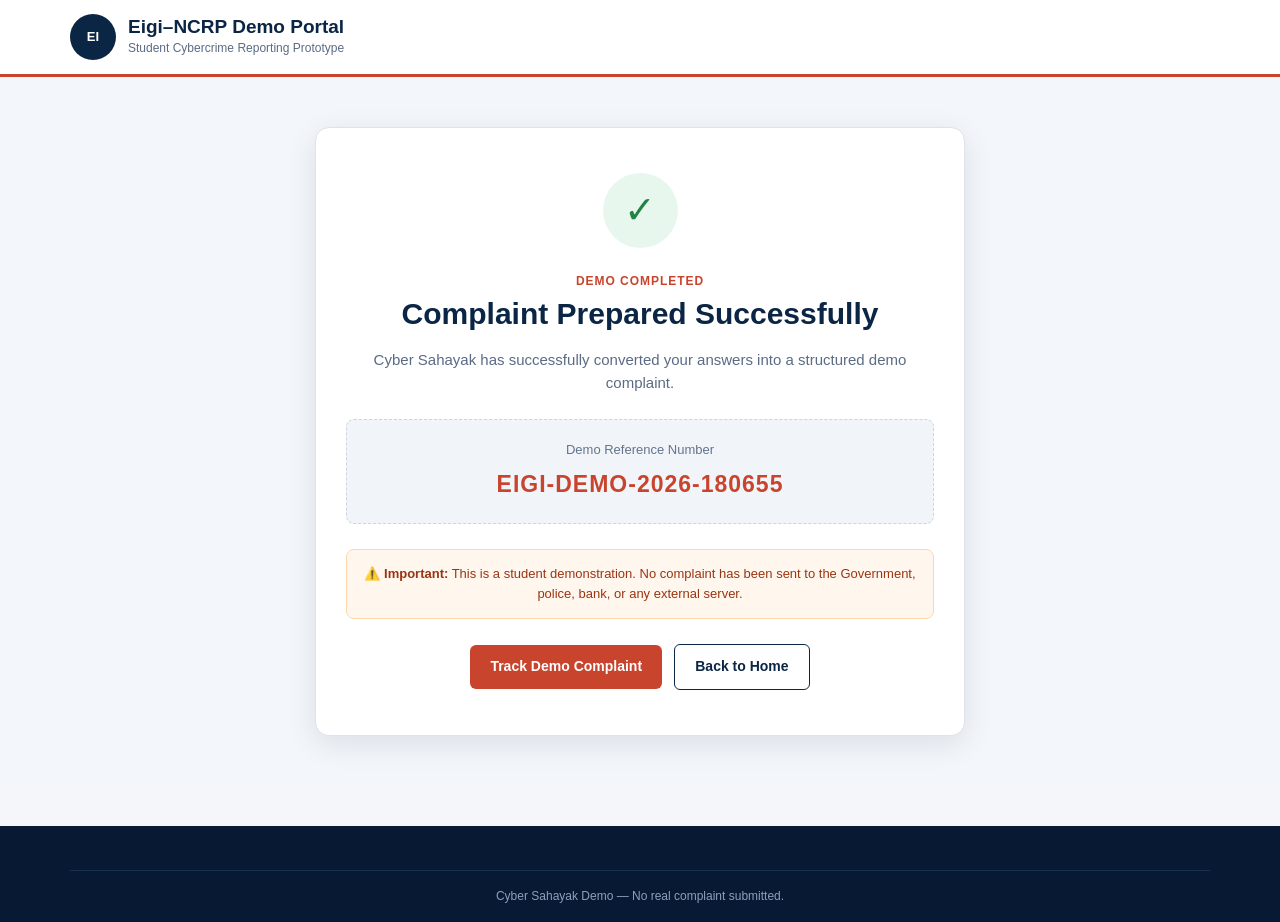
<file: submitted.html>
<!doctype html>
<html lang="en">

<head>

    <meta charset="UTF-8">

    <meta
        name="viewport"
        content="width=device-width, initial-scale=1.0">

    <title>Demo Complaint Submitted | Cyber Sahayak</title>

    <link
        rel="stylesheet"
        href="css/style.css">

    <style>

        .success-page {
            min-height: 70vh;
            background: #f3f6fa;
            display: flex;
            align-items: center;
            justify-content: center;
            padding: 50px 20px;
        }

        .success-card {
            background: white;
            max-width: 650px;
            width: 100%;
            text-align: center;
            padding: 45px 30px;
            border-radius: 14px;
            border: 1px solid #dce3eb;
            box-shadow: 0 8px 30px rgba(15,42,70,.1);
        }

        .success-icon {
            width: 75px;
            height: 75px;
            margin: 0 auto 20px;
            border-radius: 50%;
            background: #e8f7ed;
            color: #218344;
            display: flex;
            align-items: center;
            justify-content: center;
            font-size: 38px;
        }

        .success-card h1 {
            color: var(--navy);
            margin-bottom: 10px;
        }

        .success-card p {
            color: var(--muted);
        }

        .reference-box {
            background: #f1f5f9;
            border: 1px dashed #cbd5e1;
            border-radius: 8px;
            padding: 20px;
            margin: 25px 0;
        }

        .reference-label {
            display: block;
            color: #64748b;
            font-size: 13px;
            margin-bottom: 7px;
        }

        .reference-number {
            font-size: 23px;
            font-weight: 700;
            color: var(--red);
            letter-spacing: 1px;
        }

        .demo-note {
            background: #fff7ed;
            border: 1px solid #fed7aa;
            color: #9a3412;
            padding: 14px;
            border-radius: 8px;
            font-size: 13px;
            margin-bottom: 25px;
        }

    </style>

</head>


<body>

    <header class="portal-header">

        <div class="container">

            <div class="brand">

                <div class="emblem">
                    EI
                </div>

                <div class="brand-text">

                    <div class="site-title">
                        Eigi–NCRP Demo Portal
                    </div>

                    <div class="site-sub">
                        Student Cybercrime Reporting Prototype
                    </div>

                </div>

            </div>

        </div>

    </header>


    <main class="success-page">

        <div class="success-card">

            <div class="success-icon">
                ✓
            </div>

            <span class="eyebrow">
                DEMO COMPLETED
            </span>

            <h1>
                Complaint Prepared Successfully
            </h1>

            <p>
                Cyber Sahayak has successfully converted
                your answers into a structured demo complaint.
            </p>


            <div class="reference-box">

                <span class="reference-label">
                    Demo Reference Number
                </span>

                <span
                    class="reference-number"
                    id="referenceNumber">
                </span>

            </div>


            <div class="demo-note">

                ⚠️ <strong>Important:</strong>
                This is a student demonstration.
                No complaint has been sent to the Government,
                police, bank, or any external server.

            </div>


            <div>

                <a
                    href="track.html"
                    class="btn btn-red">

                    Track Demo Complaint

                </a>


                <a
                    href="index.html"
                    class="btn btn-outline"
                    style="margin-left:8px;">

                    Back to Home

                </a>

            </div>

        </div>

    </main>


    <footer class="site-footer">

        <div class="container">

            <div class="footer-bottom">

                Cyber Sahayak Demo —
                No real complaint submitted.

            </div>

        </div>

    </footer>


    <script>

        function generateReference() {

            const random =
                Math.floor(
                    100000 +
                    Math.random() * 900000
                );

            return "EIGI-DEMO-2026-" + random;

        }


        let reference =
            localStorage.getItem(
                "cyberSahayakReference"
            );


        if (!reference) {

            reference =
                generateReference();

            localStorage.setItem(
                "cyberSahayakReference",
                reference
            );

        }


        document
            .getElementById(
                "referenceNumber"
            )
            .textContent =
            reference;

    </script>

</body>

</html>
</file>
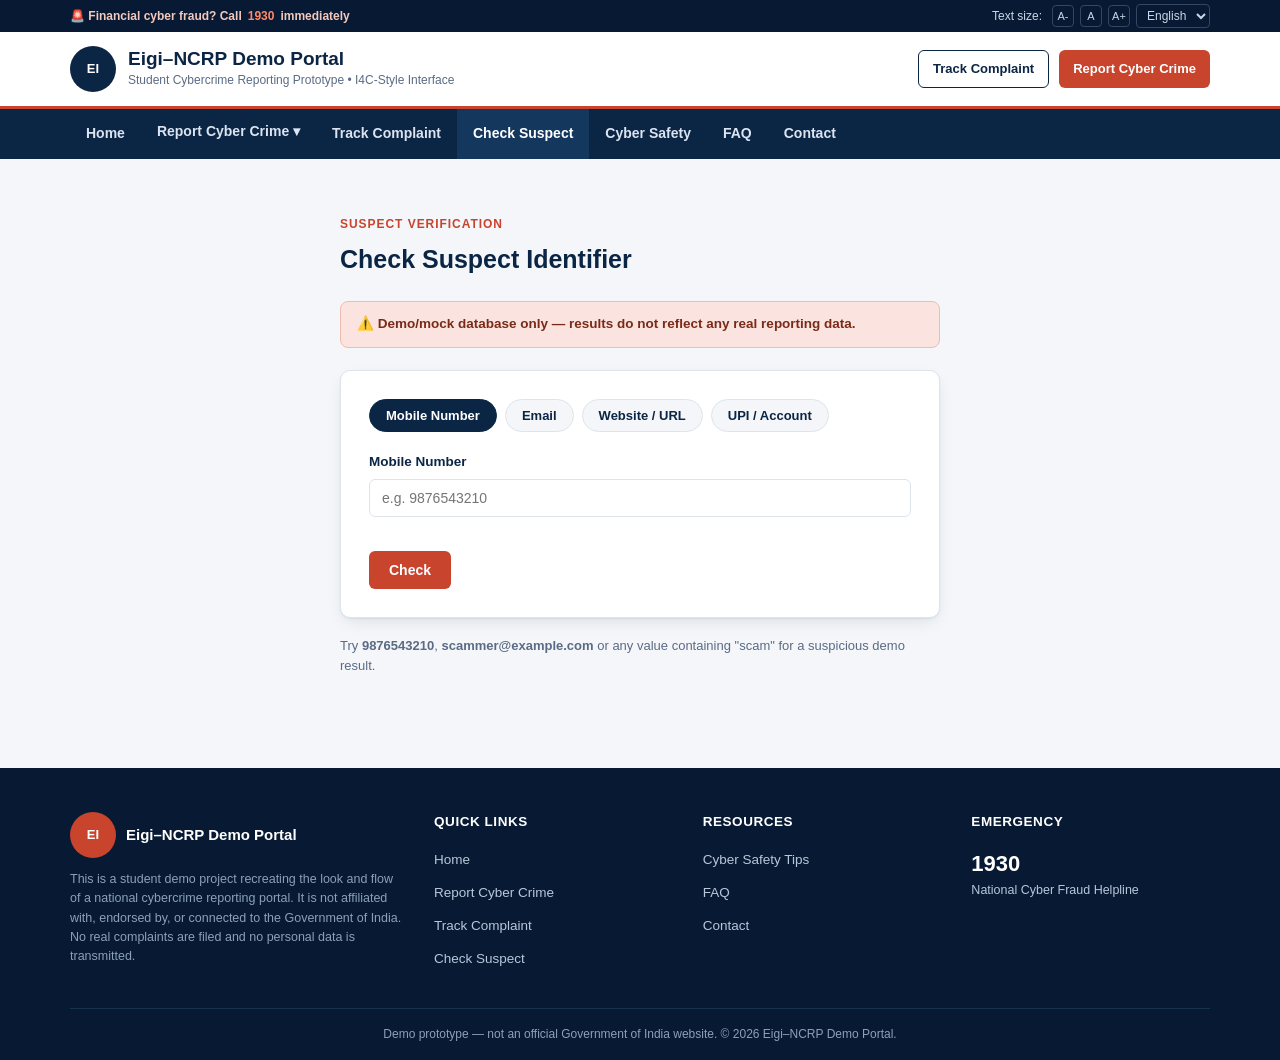
<file: suspect.html>
<!doctype html>
<html lang="en">
<head>
<meta charset="UTF-8" />
<meta name="viewport" content="width=device-width, initial-scale=1.0" />
<title>Check Suspect | Eigi-NCRP Demo Portal</title>
<meta name="description" content="Student demo recreation of a national cybercrime reporting portal. Not affiliated with the Government of India." />
<link rel="stylesheet" href="css/style.css" />
</head>
<body>
<a href="#main-content" class="skip-link">Skip to main content</a>
<div class="top-bar">
  <div class="container">
    <span class="emergency">🚨 Financial cyber fraud? Call <b>1930</b> immediately</span>
    <div class="a11y-controls">
      <span style="margin-right:4px;">Text size:</span>
      <button data-font-decrease aria-label="Decrease font size">A-</button>
      <button data-font-reset aria-label="Reset font size">A</button>
      <button data-font-increase aria-label="Increase font size">A+</button>
      <select class="lang-select" aria-label="Select language">
        <option value="en">English</option>
        <option value="hi">हिन्दी</option>
      </select>
    </div>
  </div>
</div>
<header class="portal-header">
  <div class="container">
    <div class="brand">
      <div class="emblem">EI</div>
      <div class="brand-text">
        <div class="site-title">Eigi–NCRP Demo Portal</div>
        <div class="site-sub">Student Cybercrime Reporting Prototype • I4C-Style Interface</div>
      </div>
    </div>
    <div class="header-actions">
      <a href="track.html" class="btn btn-outline btn-sm">Track Complaint</a>
      <a href="complaint.html" class="btn btn-red btn-sm">Report Cyber Crime</a>
    </div>
  </div>
</header>

<nav class="navbar">
  <div class="container nav-inner">
    <ul class="nav-links" id="nav-links">
      <li class=""><a href="index.html">Home</a></li>
      <li class="dropdown">
        <button class="nav-top" aria-haspopup="true" aria-expanded="false">Report Cyber Crime ▾</button>
        <ul class="dropdown-menu">
          <li><a href="complaint.html?type=women-children">Women / Children Related Crime</a></li>
          <li><a href="complaint.html?type=financial">Financial Fraud</a></li>
          <li><a href="complaint.html?type=other">Other Cyber Crime</a></li>
        </ul>
      </li>
      <li class=""><a href="track.html">Track Complaint</a></li>
      <li class="active"><a href="suspect.html">Check Suspect</a></li>
      <li class=""><a href="safety.html">Cyber Safety</a></li>
      <li class=""><a href="faq.html">FAQ</a></li>
      <li class=""><a href="contact.html">Contact</a></li>
    </ul>
    <button class="menu-toggle" aria-label="Toggle menu" aria-expanded="false" aria-controls="nav-links">☰</button>
  </div>
</nav>
<main id="main-content">
  <section class="section">
    <div class="container" style="max-width:640px;">
      <span class="eyebrow">Suspect Verification</span>
      <h2 style="font-size:25px;color:var(--navy);margin:6px 0 22px;">Check Suspect Identifier</h2>

      <div class="demo-warning">⚠️ Demo/mock database only — results do not reflect any real reporting data.</div>

      <div class="form-card">
        <div class="tabs" role="tablist">
          <button class="tab-btn active" data-tab="tab-mobile" role="tab" aria-selected="true">Mobile Number</button>
          <button class="tab-btn" data-tab="tab-email" role="tab" aria-selected="false">Email</button>
          <button class="tab-btn" data-tab="tab-url" role="tab" aria-selected="false">Website / URL</button>
          <button class="tab-btn" data-tab="tab-upi" role="tab" aria-selected="false">UPI / Account</button>
        </div>

        <form id="suspect-form" novalidate>
          <div class="tab-panel field full" id="tab-mobile">
            <label for="mobile-input">Mobile Number</label>
            <input id="mobile-input" type="tel" placeholder="e.g. 9876543210" />
            <span class="error-msg"></span>
          </div>
          <div class="tab-panel field full hidden" id="tab-email">
            <label for="email-input">Email</label>
            <input id="email-input" type="email" placeholder="e.g. suspect@example.com" />
            <span class="error-msg"></span>
          </div>
          <div class="tab-panel field full hidden" id="tab-url">
            <label for="url-input">Website / URL</label>
            <input id="url-input" type="text" placeholder="e.g. example-bank-verification.com" />
            <span class="error-msg"></span>
          </div>
          <div class="tab-panel field full hidden" id="tab-upi">
            <label for="upi-input">UPI ID / Account Number</label>
            <input id="upi-input" type="text" placeholder="e.g. fraud@upi" />
            <span class="error-msg"></span>
          </div>
          <button type="submit" class="btn btn-red" style="margin-top:8px;">Check</button>
        </form>
      </div>

      <div class="result-box hidden" id="suspect-result"></div>

      <p style="margin-top:18px;font-size:13px;color:var(--muted);">
        Try <strong>9876543210</strong>, <strong>scammer@example.com</strong> or any value containing "scam" for a suspicious demo result.
      </p>
    </div>
  </section>
</main>
<footer class="site-footer">
  <div class="container">
    <div class="footer-grid">
      <div class="footer-col">
        <div class="footer-emblem">
          <div class="emblem">EI</div>
          <strong style="color:#fff;">Eigi–NCRP Demo Portal</strong>
        </div>
        <p class="footer-disclaimer">This is a student demo project recreating the look and flow of a national cybercrime reporting portal. It is not affiliated with, endorsed by, or connected to the Government of India. No real complaints are filed and no personal data is transmitted.</p>
      </div>
      <div class="footer-col">
        <h4>Quick Links</h4>
        <ul>
          <li><a href="index.html">Home</a></li>
          <li><a href="complaint.html">Report Cyber Crime</a></li>
          <li><a href="track.html">Track Complaint</a></li>
          <li><a href="suspect.html">Check Suspect</a></li>
        </ul>
      </div>
      <div class="footer-col">
        <h4>Resources</h4>
        <ul>
          <li><a href="safety.html">Cyber Safety Tips</a></li>
          <li><a href="faq.html">FAQ</a></li>
          <li><a href="contact.html">Contact</a></li>
        </ul>
      </div>
      <div class="footer-col">
        <h4>Emergency</h4>
        <p style="color:#fff;font-size:22px;font-weight:700;">1930</p>
        <p style="font-size:12.5px;">National Cyber Fraud Helpline</p>
      </div>
    </div>
    <div class="footer-bottom">
      Demo prototype — not an official Government of India website. &copy; 2026 Eigi–NCRP Demo Portal.
    </div>
  </div>
</footer>
<script src="js/script.js"></script>
</body>
</html>
</file>
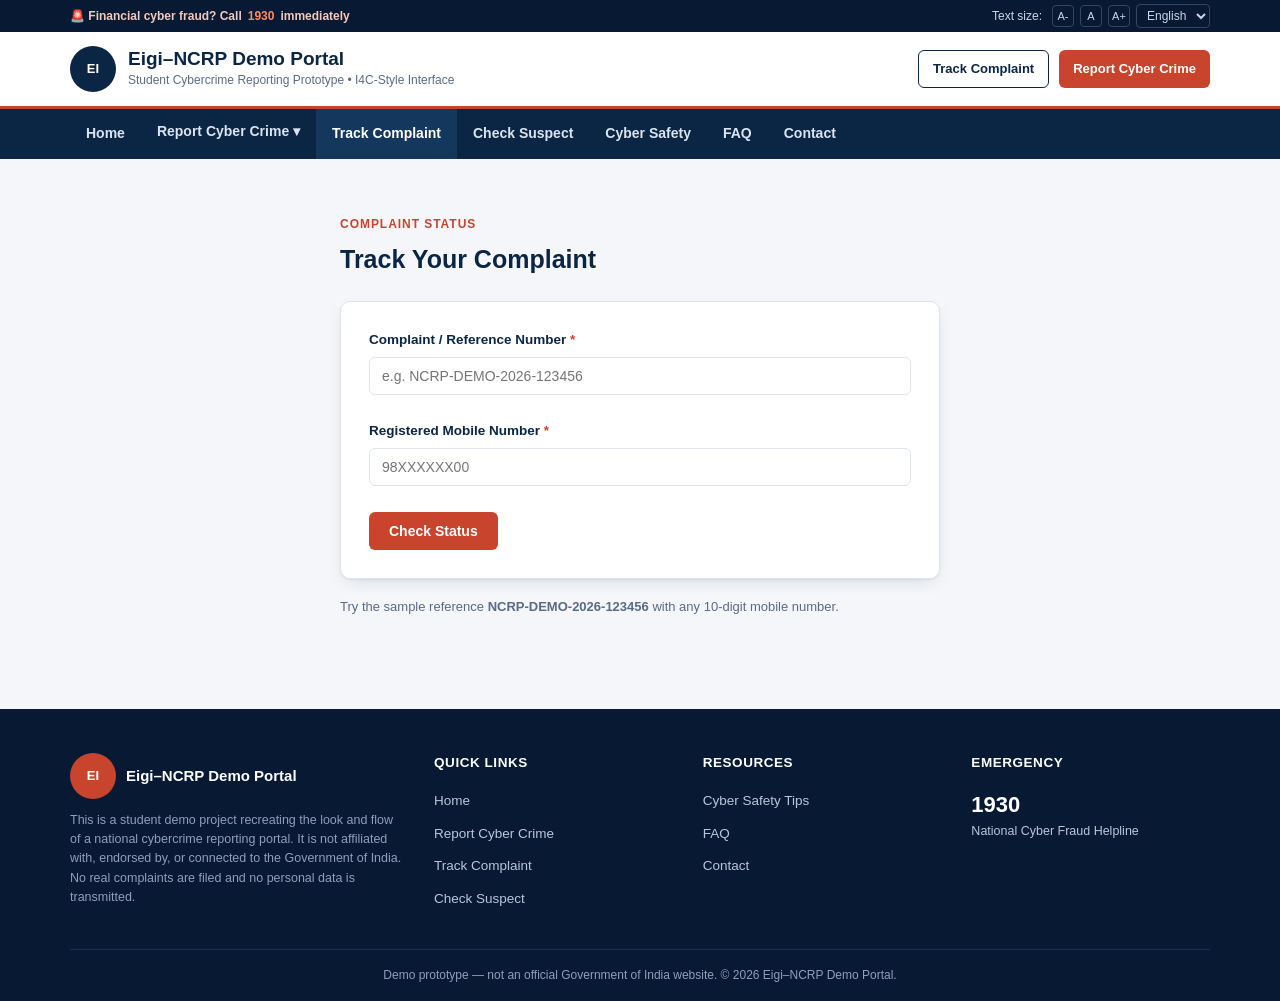
<file: track.html>
<!doctype html>
<html lang="en">
<head>
<meta charset="UTF-8" />
<meta name="viewport" content="width=device-width, initial-scale=1.0" />
<title>Track Complaint | Eigi-NCRP Demo Portal</title>
<meta name="description" content="Student demo recreation of a national cybercrime reporting portal. Not affiliated with the Government of India." />
<link rel="stylesheet" href="css/style.css" />
</head>
<body>
<a href="#main-content" class="skip-link">Skip to main content</a>
<div class="top-bar">
  <div class="container">
    <span class="emergency">🚨 Financial cyber fraud? Call <b>1930</b> immediately</span>
    <div class="a11y-controls">
      <span style="margin-right:4px;">Text size:</span>
      <button data-font-decrease aria-label="Decrease font size">A-</button>
      <button data-font-reset aria-label="Reset font size">A</button>
      <button data-font-increase aria-label="Increase font size">A+</button>
      <select class="lang-select" aria-label="Select language">
        <option value="en">English</option>
        <option value="hi">हिन्दी</option>
      </select>
    </div>
  </div>
</div>
<header class="portal-header">
  <div class="container">
    <div class="brand">
      <div class="emblem">EI</div>
      <div class="brand-text">
        <div class="site-title">Eigi–NCRP Demo Portal</div>
        <div class="site-sub">Student Cybercrime Reporting Prototype • I4C-Style Interface</div>
      </div>
    </div>
    <div class="header-actions">
      <a href="track.html" class="btn btn-outline btn-sm">Track Complaint</a>
      <a href="complaint.html" class="btn btn-red btn-sm">Report Cyber Crime</a>
    </div>
  </div>
</header>

<nav class="navbar">
  <div class="container nav-inner">
    <ul class="nav-links" id="nav-links">
      <li class=""><a href="index.html">Home</a></li>
      <li class="dropdown">
        <button class="nav-top" aria-haspopup="true" aria-expanded="false">Report Cyber Crime ▾</button>
        <ul class="dropdown-menu">
          <li><a href="complaint.html?type=women-children">Women / Children Related Crime</a></li>
          <li><a href="complaint.html?type=financial">Financial Fraud</a></li>
          <li><a href="complaint.html?type=other">Other Cyber Crime</a></li>
        </ul>
      </li>
      <li class="active"><a href="track.html">Track Complaint</a></li>
      <li class=""><a href="suspect.html">Check Suspect</a></li>
      <li class=""><a href="safety.html">Cyber Safety</a></li>
      <li class=""><a href="faq.html">FAQ</a></li>
      <li class=""><a href="contact.html">Contact</a></li>
    </ul>
    <button class="menu-toggle" aria-label="Toggle menu" aria-expanded="false" aria-controls="nav-links">☰</button>
  </div>
</nav>
<main id="main-content">
  <section class="section">
    <div class="container" style="max-width:640px;">
      <span class="eyebrow">Complaint Status</span>
      <h2 style="font-size:25px;color:var(--navy);margin:6px 0 22px;">Track Your Complaint</h2>

      <form id="track-form" class="form-card" novalidate>
        <div class="field full">
          <label for="track-ref">Complaint / Reference Number <span class="req">*</span></label>
          <input id="track-ref" type="text" placeholder="e.g. NCRP-DEMO-2026-123456" />
          <span class="error-msg"></span>
        </div>
        <div class="field full">
          <label for="track-mobile">Registered Mobile Number <span class="req">*</span></label>
          <input id="track-mobile" type="tel" placeholder="98XXXXXX00" maxlength="10" />
          <span class="error-msg"></span>
        </div>
        <button type="submit" class="btn btn-red">Check Status</button>
      </form>

      <div class="loading-box hidden" id="track-loading">
        <div class="spinner"></div>
        <p>Checking demo records...</p>
      </div>

      <div class="result-box hidden" id="track-result"></div>

      <p style="margin-top:18px;font-size:13px;color:var(--muted);">
        Try the sample reference <strong>NCRP-DEMO-2026-123456</strong> with any 10-digit mobile number.
      </p>
    </div>
  </section>
</main>
<footer class="site-footer">
  <div class="container">
    <div class="footer-grid">
      <div class="footer-col">
        <div class="footer-emblem">
          <div class="emblem">EI</div>
          <strong style="color:#fff;">Eigi–NCRP Demo Portal</strong>
        </div>
        <p class="footer-disclaimer">This is a student demo project recreating the look and flow of a national cybercrime reporting portal. It is not affiliated with, endorsed by, or connected to the Government of India. No real complaints are filed and no personal data is transmitted.</p>
      </div>
      <div class="footer-col">
        <h4>Quick Links</h4>
        <ul>
          <li><a href="index.html">Home</a></li>
          <li><a href="complaint.html">Report Cyber Crime</a></li>
          <li><a href="track.html">Track Complaint</a></li>
          <li><a href="suspect.html">Check Suspect</a></li>
        </ul>
      </div>
      <div class="footer-col">
        <h4>Resources</h4>
        <ul>
          <li><a href="safety.html">Cyber Safety Tips</a></li>
          <li><a href="faq.html">FAQ</a></li>
          <li><a href="contact.html">Contact</a></li>
        </ul>
      </div>
      <div class="footer-col">
        <h4>Emergency</h4>
        <p style="color:#fff;font-size:22px;font-weight:700;">1930</p>
        <p style="font-size:12.5px;">National Cyber Fraud Helpline</p>
      </div>
    </div>
    <div class="footer-bottom">
      Demo prototype — not an official Government of India website. &copy; 2026 Eigi–NCRP Demo Portal.
    </div>
  </div>
</footer>
<script src="js/script.js"></script>
</body>
</html>
</file>
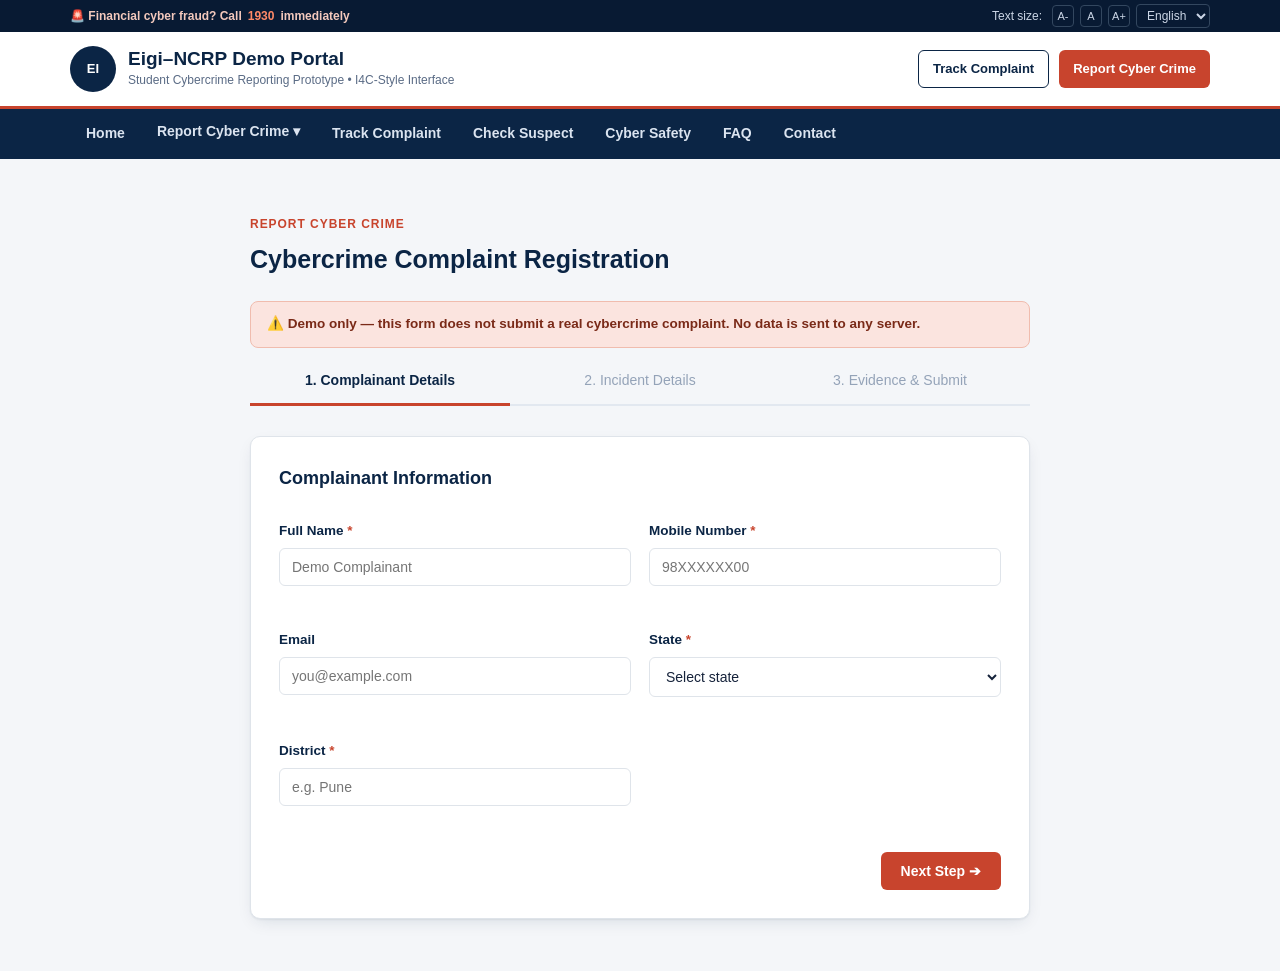
<file: cybercrime-clone/complaint.html>
<!doctype html>
<html lang="en">
<head>
<meta charset="UTF-8" />
<meta name="viewport" content="width=device-width, initial-scale=1.0" />
<title>Report Cyber Crime | Eigi-NCRP Demo Portal</title>
<meta name="description" content="Student demo recreation of a national cybercrime reporting portal. Not affiliated with the Government of India." />
<link rel="stylesheet" href="css/style.css" />
</head>
<body>
<a href="#main-content" class="skip-link">Skip to main content</a>
<div class="top-bar">
  <div class="container">
    <span class="emergency">🚨 Financial cyber fraud? Call <b>1930</b> immediately</span>
    <div class="a11y-controls">
      <span style="margin-right:4px;">Text size:</span>
      <button data-font-decrease aria-label="Decrease font size">A-</button>
      <button data-font-reset aria-label="Reset font size">A</button>
      <button data-font-increase aria-label="Increase font size">A+</button>
      <select class="lang-select" aria-label="Select language">
        <option value="en">English</option>
        <option value="hi">हिन्दी</option>
      </select>
    </div>
  </div>
</div>
<header class="portal-header">
  <div class="container">
    <div class="brand">
      <div class="emblem">EI</div>
      <div class="brand-text">
        <div class="site-title">Eigi–NCRP Demo Portal</div>
        <div class="site-sub">Student Cybercrime Reporting Prototype • I4C-Style Interface</div>
      </div>
    </div>
    <div class="header-actions">
      <a href="track.html" class="btn btn-outline btn-sm">Track Complaint</a>
      <a href="complaint.html" class="btn btn-red btn-sm">Report Cyber Crime</a>
    </div>
  </div>
</header>

<nav class="navbar">
  <div class="container nav-inner">
    <ul class="nav-links" id="nav-links">
      <li class=""><a href="index.html">Home</a></li>
      <li class="dropdown">
        <button class="nav-top" aria-haspopup="true" aria-expanded="false">Report Cyber Crime ▾</button>
        <ul class="dropdown-menu">
          <li><a href="complaint.html?type=women-children">Women / Children Related Crime</a></li>
          <li><a href="complaint.html?type=financial">Financial Fraud</a></li>
          <li><a href="complaint.html?type=other">Other Cyber Crime</a></li>
        </ul>
      </li>
      <li class=""><a href="track.html">Track Complaint</a></li>
      <li class=""><a href="suspect.html">Check Suspect</a></li>
      <li class=""><a href="safety.html">Cyber Safety</a></li>
      <li class=""><a href="faq.html">FAQ</a></li>
      <li class=""><a href="contact.html">Contact</a></li>
    </ul>
    <button class="menu-toggle" aria-label="Toggle menu" aria-expanded="false" aria-controls="nav-links">☰</button>
  </div>
</nav>
<main id="main-content">
  <section class="section">
    <div class="container" style="max-width:820px;">
      <span class="eyebrow">Report Cyber Crime</span>
      <h2 style="font-size:25px;color:var(--navy);margin:6px 0 22px;">Cybercrime Complaint Registration</h2>

      <div class="demo-warning">⚠️ Demo only — this form does not submit a real cybercrime complaint. No data is sent to any server.</div>

      <!-- Progress Indicator -->
      <div class="progress-indicator" id="progress-indicator">
        <div class="step-indicator active" data-step="1">1. Complainant Details</div>
        <div class="step-indicator" data-step="2">2. Incident Details</div>
        <div class="step-indicator" data-step="3">3. Evidence & Submit</div>
      </div>

      <form id="complaint-form" class="form-card" novalidate>
        
        <!-- STEP 1: Complainant Details -->
        <div class="form-step active" id="step-1">
          <div class="form-grid">
            <h3 style="grid-column:1/-1;font-size:18px;color:var(--navy);margin-bottom:10px;">Complainant Information</h3>
            <div class="field">
              <label for="full-name">Full Name <span class="req">*</span></label>
              <input id="full-name" type="text" placeholder="Demo Complainant" required />
              <span class="error-msg"></span>
            </div>
            <div class="field">
              <label for="mobile">Mobile Number <span class="req">*</span></label>
              <input id="mobile" type="tel" placeholder="98XXXXXX00" maxlength="10" required pattern="[0-9]{10}" />
              <span class="error-msg"></span>
            </div>
            <div class="field">
              <label for="email">Email</label>
              <input id="email" type="email" placeholder="you@example.com" />
              <span class="error-msg"></span>
            </div>
            <div class="field">
              <label for="state">State <span class="req">*</span></label>
              <select id="state" required>
                <option value="">Select state</option>
                <option>Maharashtra</option><option>Delhi</option><option>Karnataka</option>
                <option>Tamil Nadu</option><option>Telangana</option><option>Uttar Pradesh</option>
                <option>Gujarat</option><option>West Bengal</option><option>Rajasthan</option><option>Kerala</option>
              </select>
              <span class="error-msg"></span>
            </div>
            <div class="field">
              <label for="district">District <span class="req">*</span></label>
              <input id="district" type="text" placeholder="e.g. Pune" required />
              <span class="error-msg"></span>
            </div>
          </div>
          <div class="btn-group" style="justify-content: flex-end; margin-top: 20px;">
            <button type="button" class="btn btn-red next-btn">Next Step ➔</button>
          </div>
        </div>

        <!-- STEP 2: Incident Details -->
        <div class="form-step hidden" id="step-2">
          <div class="form-grid">
            <h3 style="grid-column:1/-1;font-size:18px;color:var(--navy);margin-bottom:10px;">Incident Information</h3>
            <div class="field full">
              <label for="crime-type">Complaint Type <span class="req">*</span></label>
              <select id="crime-type" required>
                <option value="">Select complaint type</option>
                <option value="Women / Children Related Crime">Women / Children Related Crime</option>
                <option value="Financial Fraud">Financial Fraud</option>
                <option value="Hacking / Unauthorized Access">Hacking / Unauthorized Access</option>
                <option value="Identity Theft">Identity Theft</option>
                <option value="Social Media Crime">Social Media Crime</option>
                <option value="Other Cyber Crime">Other Cyber Crime</option>
              </select>
              <span class="error-msg"></span>
            </div>
            <div class="field full">
              <label for="incident-date">Incident Date <span class="req">*</span></label>
              <input id="incident-date" type="date" required />
              <span class="error-msg"></span>
            </div>
            <div class="field full">
              <label for="description">Incident Description <span class="req">*</span></label>
              <textarea id="description" rows="4" required placeholder="Describe the incident in detail..."></textarea>
              <span class="error-msg"></span>
            </div>
            
            <h3 style="grid-column:1/-1;font-size:15px;color:var(--navy);margin-top:6px;">Financial Fraud Details (if applicable)</h3>
            <div class="field">
              <label for="amount-lost">Amount Lost (₹)</label>
              <input id="amount-lost" type="number" min="0" placeholder="25000" />
            </div>
            <div class="field">
              <label for="payment-method">Bank / Payment Method</label>
              <input id="payment-method" type="text" placeholder="e.g. UPI, Net Banking" />
            </div>
            <div class="field">
              <label for="transaction-id">Transaction ID</label>
              <input id="transaction-id" type="text" placeholder="e.g. TXN123456789" />
            </div>
            <div class="field">
              <label for="txn-date">Transaction Date</label>
              <input id="txn-date" type="date" />
            </div>
          </div>
          <div class="btn-group" style="margin-top: 20px;">
            <button type="button" class="btn btn-outline prev-btn">⬅ Previous</button>
            <button type="button" class="btn btn-red next-btn">Next Step ➔</button>
          </div>
        </div>

        <!-- STEP 3: Evidence & Submit -->
        <div class="form-step hidden" id="step-3">
          <div class="form-grid">
            <h3 style="grid-column:1/-1;font-size:18px;color:var(--navy);margin-bottom:10px;">Evidence Upload</h3>
            <div class="field full">
              <label>Evidence Files (Optional)</label>
              <div class="upload-box" id="upload-box" tabindex="0">
                📎 Click or drag files here to attach evidence (screenshots, PDFs, chat exports)
              </div>
              <input type="file" id="evidence-input" multiple class="hidden" accept=".jpg,.jpeg,.png,.pdf" />
              <div class="upload-list" id="upload-list"></div>
            </div>
            <div class="field full">
              <label class="checkbox-label" style="display:flex; gap:10px; align-items:flex-start;">
                <input type="checkbox" id="declaration" required style="margin-top:4px;" />
                <span style="font-size:14px;">I hereby declare that the information provided is true to the best of my knowledge. I understand this is a demo environment and no real data will be submitted. <span class="req">*</span></span>
              </label>
              <span class="error-msg" id="declaration-error"></span>
            </div>
          </div>
          <div class="btn-group" style="margin-top: 20px;">
            <button type="button" class="btn btn-outline prev-btn">⬅ Previous</button>
            <button type="submit" class="btn btn-red">Submit Demo Complaint</button>
          </div>
        </div>
      </form>

      <!-- Success Screen -->
      <div class="result-box hidden" id="complaint-result" style="text-align: center; padding: 40px 20px;">
        <div style="font-size: 48px; margin-bottom: 15px;">✅</div>
        <h3 style="color: var(--navy); margin-bottom: 10px;">Demo Complaint Registered</h3>
        <p style="margin-bottom: 20px;">Your mock complaint has been successfully simulated.</p>
        <div style="background: #f1f5f9; padding: 20px; border-radius: 8px; margin-bottom: 20px; border: 1px dashed #cbd5e1;">
          <span style="display: block; font-size: 14px; color: var(--muted); margin-bottom: 5px;">Reference Number</span>
          <strong id="generated-ref" style="font-size: 20px; color: var(--red); letter-spacing: 1px;"></strong>
        </div>
        <p style="font-size: 14px; color: var(--muted); margin-bottom: 30px;">Please save this reference number to track your demo complaint status.</p>
        <a href="track.html" class="btn btn-red">Track Complaint Status</a>
      </div>
    </div>
  </section>
</main>
</file>
<file: css/style.css>
/* ===== Reset & base ===== */
* { margin: 0; padding: 0; box-sizing: border-box; }
:root {
  --navy: #0b2545;
  --navy-dark: #081a33;
  --navy-light: #14375e;
  --blue: #1b4b82;
  --red: #c8442d;
  --red-soft: #fbe4df;
  --amber: #e08a1e;
  --bg: #f4f6f9;
  --line: #dfe4ea;
  --text: #16233b;
  --muted: #5a6b85;
  --white: #ffffff;
  --radius: 10px;
  --shadow: 0 1px 2px rgba(11,37,69,.06), 0 6px 18px -6px rgba(11,37,69,.15);
}
html { scroll-behavior: smooth; }
body {
  font-family: 'Segoe UI', Arial, sans-serif;
  color: var(--text);
  background: var(--bg);
  line-height: 1.55;
  font-size: 15px;
}
img { max-width: 100%; display: block; }
a { color: inherit; text-decoration: none; }
ul { list-style: none; }
button { font-family: inherit; cursor: pointer; }
.container { max-width: 1180px; margin: 0 auto; padding: 0 20px; }
.hidden { display: none !important; }

/* ===== Buttons ===== */
.btn {
  display: inline-flex; align-items: center; gap: 8px;
  border: none; border-radius: 6px; padding: 11px 20px;
  font-size: 14px; font-weight: 600; transition: .15s ease; cursor: pointer;
}
.btn-primary { background: var(--navy); color: #fff; }
.btn-primary:hover { background: var(--navy-light); }
.btn-red { background: var(--red); color: #fff; }
.btn-red:hover { background: #a8371f; }
.btn-outline { background: #fff; border: 1.5px solid var(--navy); color: var(--navy); }
.btn-outline:hover { background: rgba(11,37,69,.06); }
.btn-sm { padding: 8px 14px; font-size: 13px; }
.btn:focus-visible { outline: 2px solid var(--red); outline-offset: 2px; }

/* ===== Top info bar ===== */
.top-bar {
  background: var(--navy-dark); color: #cbd6e6; font-size: 12px;
}
.top-bar .container { display: flex; justify-content: space-between; align-items: center; height: 32px; flex-wrap: wrap; gap: 6px; }
.top-bar .emergency { color: #f3c9bd; font-weight: 700; display: flex; align-items: center; gap: 6px; }
.top-bar .emergency b { color: #ff8a68; }
.a11y-controls { display: flex; gap: 6px; align-items: center; }
.a11y-controls button {
  background: transparent; border: 1px solid #33475f; color: #cbd6e6;
  width: 22px; height: 22px; border-radius: 4px; font-size: 11px; line-height: 1;
}
.a11y-controls button:hover { background: #16324f; }
.lang-select {
  background: transparent; border: 1px solid #33475f; color: #cbd6e6;
  border-radius: 4px; padding: 3px 6px; font-size: 12px;
}

/* ===== Header ===== */
.portal-header { background: #fff; border-bottom: 3px solid var(--red); }
.portal-header .container {
  display: flex; align-items: center; justify-content: space-between;
  padding: 14px 20px; gap: 16px; flex-wrap: wrap;
}
.brand { display: flex; align-items: center; gap: 12px; }
.emblem {
  width: 46px; height: 46px; border-radius: 50%; background: var(--navy);
  color: #fff; display: flex; align-items: center; justify-content: center;
  font-weight: 700; font-size: 13px; flex: none;
}
.brand-text .site-title { font-size: 19px; font-weight: 700; color: var(--navy); line-height: 1.2; }
.brand-text .site-sub { font-size: 12px; color: var(--muted); }
.header-actions { display: flex; gap: 10px; flex-wrap: wrap; }

/* ===== Nav ===== */
.navbar { background: var(--navy); position: sticky; top: 0; z-index: 100; }
.nav-inner { display: flex; align-items: center; justify-content: space-between; }
.nav-links { display: flex; }
.nav-links > li { position: relative; }
.nav-links > li > a, .nav-links > li > button.nav-top {
  display: block; padding: 14px 16px; color: #dbe4f0; font-size: 14px; font-weight: 600;
  background: none; border: none;
}
.nav-links > li > a:hover, .nav-links > li:hover > button.nav-top, .nav-links > li.active > a {
  background: var(--navy-light); color: #fff;
}
.dropdown { position: relative; }
.dropdown-menu {
  display: none; position: absolute; top: 100%; left: 0; background: #fff;
  min-width: 230px; box-shadow: var(--shadow); border-radius: 0 0 8px 8px; overflow: hidden; z-index: 50;
}
.dropdown.open .dropdown-menu, .dropdown:hover .dropdown-menu { display: block; }
.dropdown-menu li a { display: block; padding: 10px 16px; color: var(--text); font-size: 13.5px; font-weight: 500; }
.dropdown-menu li a:hover { background: var(--bg); color: var(--red); }
.menu-toggle {
  display: none; background: none; border: none; color: #fff; font-size: 22px; padding: 10px 16px;
}

/* ===== Hero ===== */
.hero {
  background: linear-gradient(135deg, var(--navy) 0%, var(--navy-light) 100%);
  color: #fff; padding: 56px 0;
}
.hero .container { display: grid; grid-template-columns: 1.15fr .85fr; gap: 40px; align-items: center; }
.hero-eyebrow {
  display: inline-flex; align-items: center; gap: 6px; font-size: 12px; font-weight: 700;
  text-transform: uppercase; letter-spacing: .08em; color: #ffb199; margin-bottom: 14px;
}
.hero h1 { font-size: 34px; font-weight: 700; line-height: 1.2; margin-bottom: 14px; }
.hero p { color: #c8d4e6; max-width: 480px; margin-bottom: 24px; font-size: 15px; }
.hero-actions { display: flex; gap: 12px; flex-wrap: wrap; margin-bottom: 22px; }
.hero-emergency {
  display: flex; gap: 10px; align-items: flex-start; background: rgba(200,68,45,.18);
  border: 1px solid rgba(200,68,45,.45); border-radius: var(--radius); padding: 12px 16px; max-width: 460px;
}
.hero-emergency b { color: #ffb199; }
.hero-card {
  background: #fff; color: var(--text); border-radius: var(--radius); padding: 22px; box-shadow: var(--shadow);
}
.hero-card h3 { font-size: 13px; text-transform: uppercase; letter-spacing: .06em; color: var(--muted); margin-bottom: 12px; }
.hero-stat-row { display: flex; gap: 12px; margin-top: 12px; }
.hero-stat { flex: 1; background: var(--bg); border-radius: 8px; padding: 10px 12px; }
.hero-stat .label { font-size: 11px; color: var(--muted); text-transform: uppercase; }
.hero-stat .value { font-size: 17px; font-weight: 700; color: var(--navy); }

/* ===== Section shell ===== */
.section { padding: 52px 0; }
.section-alt { background: #fff; border-top: 1px solid var(--line); border-bottom: 1px solid var(--line); }
.section-head { max-width: 640px; margin-bottom: 30px; }
.eyebrow { font-size: 12px; font-weight: 700; text-transform: uppercase; letter-spacing: .08em; color: var(--red); }
.section-head h2 { font-size: 25px; font-weight: 700; color: var(--navy); margin-top: 6px; }
.section-head p { color: var(--muted); margin-top: 8px; font-size: 14px; }

/* ===== Report cards ===== */
.report-grid { display: grid; grid-template-columns: repeat(3, 1fr); gap: 20px; }
.report-card {
  background: #fff; border: 1px solid var(--line); border-radius: var(--radius); padding: 24px;
  box-shadow: var(--shadow); display: flex; flex-direction: column;
}
.report-card .icon {
  width: 46px; height: 46px; border-radius: 10px; display: flex; align-items: center; justify-content: center;
  font-size: 20px; color: #fff; margin-bottom: 14px;
}
.icon-red { background: var(--red); } .icon-navy { background: var(--navy); } .icon-amber { background: var(--amber); }
.report-card h3 { font-size: 17px; font-weight: 700; color: var(--navy); margin-bottom: 8px; }
.report-card p { font-size: 13.5px; color: var(--muted); flex: 1; margin-bottom: 16px; }

/* ===== Quick services (track/suspect) ===== */
.service-grid { display: grid; grid-template-columns: repeat(2, 1fr); gap: 20px; }
.service-card {
  background: #fff; border: 1px solid var(--line); border-radius: var(--radius); padding: 24px;
  display: flex; align-items: center; gap: 16px; box-shadow: var(--shadow);
}
.service-card .icon { width: 44px; height: 44px; border-radius: 50%; background: var(--bg); display: flex; align-items: center; justify-content: center; font-size: 20px; flex: none; }
.service-card h3 { font-size: 16px; color: var(--navy); margin-bottom: 4px; }
.service-card p { font-size: 13px; color: var(--muted); }

/* ===== Generic card list (news / learning / safety) ===== */
.card-grid { display: grid; grid-template-columns: repeat(4, 1fr); gap: 16px; }
.card-grid.cols-3 { grid-template-columns: repeat(3, 1fr); }
.mini-card {
  background: #fff; border: 1px solid var(--line); border-radius: var(--radius); padding: 18px;
  box-shadow: var(--shadow);
}
.mini-card .tag { font-size: 11px; font-weight: 700; color: var(--red); text-transform: uppercase; letter-spacing: .04em; }
.mini-card h4 { font-size: 14.5px; font-weight: 700; color: var(--navy); margin: 6px 0 6px; }
.mini-card p { font-size: 13px; color: var(--muted); }
.mini-card .date { font-size: 11.5px; color: #93a1b8; margin-top: 8px; display: block; }

/* ===== Manual / Digest ===== */
.manual-list { display: grid; grid-template-columns: repeat(2, 1fr); gap: 14px; }
.manual-item {
  display: flex; align-items: center; gap: 12px; background: #fff; border: 1px solid var(--line);
  border-radius: 8px; padding: 14px 16px; font-size: 14px; font-weight: 600; color: var(--navy);
}
.manual-item .icon { color: var(--red); font-size: 18px; }

/* ===== Forms ===== */
.form-card { background: #fff; border: 1px solid var(--line); border-radius: var(--radius); box-shadow: var(--shadow); padding: 28px; }
.form-grid { display: grid; grid-template-columns: repeat(2, 1fr); gap: 18px; }
.field { margin-bottom: 4px; }
.field.full { grid-column: 1 / -1; }
.field label { display: block; font-size: 13.5px; font-weight: 600; color: var(--navy); margin-bottom: 6px; }
.field .req { color: var(--red); }
.field input, .field select, .field textarea {
  width: 100%; border: 1px solid var(--line); border-radius: 6px; padding: 10px 12px; font-size: 14px;
  font-family: inherit; color: var(--text); background: #fff;
}
.field input:focus, .field select:focus, .field textarea:focus {
  outline: none; border-color: var(--navy); box-shadow: 0 0 0 3px rgba(11,37,69,.12);
}
.field textarea { resize: vertical; min-height: 100px; }
.error-msg { color: var(--red); font-size: 12.5px; margin-top: 4px; display: none; }
.field.invalid input, .field.invalid select, .field.invalid textarea { border-color: var(--red); }
.field.invalid .error-msg { display: block; }
.demo-warning {
  display: flex; gap: 10px; align-items: flex-start; background: var(--red-soft); border: 1px solid #f0bcae;
  border-radius: 8px; padding: 12px 16px; margin-bottom: 22px; font-size: 13.5px; color: #7a2a18; font-weight: 600;
}
.upload-box {
  border: 2px dashed var(--line); border-radius: 8px; padding: 26px; text-align: center; color: var(--muted);
  font-size: 13.5px; cursor: pointer; transition: .15s;
}
.upload-box:hover, .upload-box.dragover { border-color: var(--navy); background: rgba(11,37,69,.03); }
.upload-list { margin-top: 10px; display: flex; flex-direction: column; gap: 6px; }
.upload-item { display: flex; justify-content: space-between; font-size: 13px; background: var(--bg); border-radius: 6px; padding: 8px 12px; }

/* ===== Result / status boxes ===== */
.result-box { margin-top: 24px; background: #fff; border: 1px solid var(--line); border-radius: var(--radius); box-shadow: var(--shadow); padding: 24px; }
.result-box.hidden { display: none; }
.demo-tag {
  display: inline-flex; align-items: center; gap: 6px; background: var(--bg); color: var(--muted);
  font-size: 11.5px; font-weight: 700; text-transform: uppercase; padding: 4px 10px; border-radius: 20px; margin-bottom: 14px;
}
.ref-number { font-family: 'Consolas', monospace; font-weight: 700; color: var(--navy); font-size: 17px; }
.status-pill { display: inline-block; padding: 5px 14px; border-radius: 20px; font-size: 12.5px; font-weight: 700; }
.status-review { background: #fdf1de; color: #8a5b0a; }
.status-safe { background: #e2f4ea; color: #1a7a45; }
.status-risk { background: var(--red-soft); color: #a8371f; }
.detail-row { display: flex; justify-content: space-between; padding: 8px 0; border-bottom: 1px solid var(--line); font-size: 13.5px; }
.detail-row:last-child { border-bottom: none; }
.detail-row span:first-child { color: var(--muted); font-weight: 600; }

/* ===== Tabs (suspect page) ===== */
.tabs { display: flex; gap: 8px; flex-wrap: wrap; margin-bottom: 20px; }
.tab-btn {
  background: var(--bg); border: 1px solid var(--line); border-radius: 20px; padding: 8px 16px;
  font-size: 13px; font-weight: 600; color: var(--navy);
}
.tab-btn.active { background: var(--navy); color: #fff; border-color: var(--navy); }

/* ===== FAQ ===== */
.faq-item { background: #fff; border: 1px solid var(--line); border-radius: 8px; margin-bottom: 10px; overflow: hidden; }
.faq-q { width: 100%; text-align: left; background: none; border: none; padding: 16px 18px; font-weight: 700; color: var(--navy); font-size: 14.5px; display: flex; justify-content: space-between; align-items: center; }
.faq-a { max-height: 0; overflow: hidden; transition: max-height .25s ease; font-size: 13.5px; color: var(--muted); padding: 0 18px; }
.faq-item.open .faq-a { max-height: 200px; padding: 0 18px 16px; }
.faq-item.open .faq-q .chevron { transform: rotate(180deg); }
.chevron { transition: .2s; }

/* ===== Loading ===== */
.spinner { width: 34px; height: 34px; border: 4px solid rgba(11,37,69,.15); border-top-color: var(--red); border-radius: 50%; animation: spin .8s linear infinite; margin: 0 auto 14px; }
@keyframes spin { to { transform: rotate(360deg); } }
.loading-box { text-align: center; padding: 40px 20px; }
.loading-box p { font-weight: 600; color: var(--navy); }

/* ===== Toast alert ===== */
.toast {
  position: fixed; bottom: 24px; right: 24px; background: var(--navy); color: #fff; padding: 14px 20px;
  border-radius: 8px; font-size: 13.5px; font-weight: 600; box-shadow: var(--shadow); z-index: 200;
  transform: translateY(20px); opacity: 0; transition: .25s ease; pointer-events: none;
}
.toast.show { transform: translateY(0); opacity: 1; }
.toast.success { background: #1a7a45; }
.toast.error { background: var(--red); }

/* ===== Footer ===== */
.site-footer { background: var(--navy-dark); color: #b9c6da; padding: 44px 0 0; margin-top: 40px; }
.footer-grid { display: grid; grid-template-columns: 1.4fr 1fr 1fr 1fr; gap: 30px; padding-bottom: 30px; }
.footer-col h4 { color: #fff; font-size: 13.5px; margin-bottom: 14px; text-transform: uppercase; letter-spacing: .04em; }
.footer-col li { margin-bottom: 9px; }
.footer-col a { font-size: 13.5px; color: #b9c6da; }
.footer-col a:hover { color: #fff; }
.footer-bottom { border-top: 1px solid #16324f; padding: 16px 0; font-size: 12px; text-align: center; color: #8ba0bd; }
.footer-emblem { display: flex; align-items: center; gap: 10px; margin-bottom: 12px; }
.footer-emblem .emblem { background: var(--red); }
.footer-disclaimer { font-size: 12.5px; color: #8ba0bd; max-width: 520px; }

/* ===== Skip link ===== */
.skip-link {
  position: absolute; left: -9999px; top: 0; background: #fff; color: var(--navy); padding: 10px 16px; z-index: 999;
}
.skip-link:focus { left: 10px; top: 10px; }

/* ===== Font-size accessibility classes ===== */
body.font-lg { font-size: 17px; }
body.font-xl { font-size: 19px; }

/* ===== Responsive ===== */
@media (max-width: 900px) {
  .hero .container { grid-template-columns: 1fr; }
  .report-grid, .service-grid, .form-grid, .manual-list { grid-template-columns: 1fr 1fr; }
  .card-grid, .card-grid.cols-3 { grid-template-columns: repeat(2, 1fr); }
  .footer-grid { grid-template-columns: 1fr 1fr; }
}
@media (max-width: 720px) {
  .menu-toggle { display: block; }
  .nav-links {
    display: none; flex-direction: column; position: absolute; top: 100%; left: 0; right: 0;
    background: var(--navy); box-shadow: var(--shadow);
  }
  .nav-links.open { display: flex; }
  .nav-links > li > a, .nav-links > li > button.nav-top { padding: 14px 20px; width: 100%; text-align: left; }
  .dropdown-menu { position: static; box-shadow: none; display: none; background: var(--navy-light); }
  .dropdown.open .dropdown-menu { display: block; }
  .dropdown:hover .dropdown-menu { display: none; }
  .dropdown.open:hover .dropdown-menu { display: block; }
  .report-grid, .service-grid, .form-grid, .manual-list, .card-grid, .card-grid.cols-3 { grid-template-columns: 1fr; }
  .footer-grid { grid-template-columns: 1fr; }
  .hero h1 { font-size: 27px; }
}
/* --- Form Multi-Step & Progress Styles --- */
.progress-indicator {
  display: flex;
  justify-content: space-between;
  margin-bottom: 30px;
  border-bottom: 2px solid #e2e8f0;
}
.step-indicator {
  flex: 1;
  text-align: center;
  padding-bottom: 12px;
  font-size: 14px;
  font-weight: 500;
  color: #94a3b8;
  border-bottom: 3px solid transparent;
  margin-bottom: -2px;
  transition: all 0.3s ease;
}
.step-indicator.active {
  color: var(--navy, #0f172a);
  border-bottom-color: var(--red, #dc2626);
  font-weight: 700;
}
.form-step.hidden {
  display: none;
}
.btn-group {
  display: flex;
  justify-content: space-between;
  align-items: center;
  width: 100%;
}
.upload-box {
  border: 2px dashed #cbd5e1;
  background: #f8fafc;
  padding: 30px;
  text-align: center;
  border-radius: 6px;
  cursor: pointer;
  color: #64748b;
  transition: all 0.2s ease;
}
.upload-box:hover, .upload-box.dragover {
  border-color: var(--navy);
  background: #f1f5f9;
}
.upload-list {
  margin-top: 15px;
  display: flex;
  flex-direction: column;
  gap: 8px;
}
.upload-item {
  display: flex;
  justify-content: space-between;
  background: #f1f5f9;
  padding: 8px 12px;
  border-radius: 4px;
  font-size: 14px;
}
.upload-item .remove-file {
  color: var(--red);
  cursor: pointer;
  font-weight: bold;
}
/* Validation styles */
.field input.error, .field select.error, .field textarea.error {
  border-color: #ef4444;
  background-color: #fef2f2;
}
.error-msg {
  color: #ef4444;
  font-size: 12px;
  margin-top: 4px;
  display: block;
  min-height: 18px;
}
.form-step.hidden {
  display: none;
}
.review-panel {
    display: none;
    margin: 15px;
    padding: 18px;
    border: 1px solid #cbd5e1;
    background: #ffffff;
    border-radius: 10px;
}

.review-item {
    display: grid;
    grid-template-columns: 180px 1fr;
    gap: 10px;
    padding: 9px 0;
    border-bottom: 1px solid #eef2f7;
    font-size: 13px;
}

.review-item strong {
    color: #0b2d50;
}

.review-item span,
.review-item p {
    margin: 0;
    color: #475569;
    word-break: break-word;
}

.review-item.description {
    display: block;
}

.review-item.description strong {
    display: block;
    margin-bottom: 7px;
}

@media(max-width:550px) {
    .review-item {
        grid-template-columns: 1fr;
        gap: 4px;
    }
}
</file>
<file: cybercrime-clone/css/style.css>
/* ===== Reset & base ===== */
* { margin: 0; padding: 0; box-sizing: border-box; }
:root {
  --navy: #0b2545;
  --navy-dark: #081a33;
  --navy-light: #14375e;
  --blue: #1b4b82;
  --red: #c8442d;
  --red-soft: #fbe4df;
  --amber: #e08a1e;
  --bg: #f4f6f9;
  --line: #dfe4ea;
  --text: #16233b;
  --muted: #5a6b85;
  --white: #ffffff;
  --radius: 10px;
  --shadow: 0 1px 2px rgba(11,37,69,.06), 0 6px 18px -6px rgba(11,37,69,.15);
}
html { scroll-behavior: smooth; }
body {
  font-family: 'Segoe UI', Arial, sans-serif;
  color: var(--text);
  background: var(--bg);
  line-height: 1.55;
  font-size: 15px;
}
img { max-width: 100%; display: block; }
a { color: inherit; text-decoration: none; }
ul { list-style: none; }
button { font-family: inherit; cursor: pointer; }
.container { max-width: 1180px; margin: 0 auto; padding: 0 20px; }
.hidden { display: none !important; }

/* ===== Buttons ===== */
.btn {
  display: inline-flex; align-items: center; gap: 8px;
  border: none; border-radius: 6px; padding: 11px 20px;
  font-size: 14px; font-weight: 600; transition: .15s ease; cursor: pointer;
}
.btn-primary { background: var(--navy); color: #fff; }
.btn-primary:hover { background: var(--navy-light); }
.btn-red { background: var(--red); color: #fff; }
.btn-red:hover { background: #a8371f; }
.btn-outline { background: #fff; border: 1.5px solid var(--navy); color: var(--navy); }
.btn-outline:hover { background: rgba(11,37,69,.06); }
.btn-sm { padding: 8px 14px; font-size: 13px; }
.btn:focus-visible { outline: 2px solid var(--red); outline-offset: 2px; }

/* ===== Top info bar ===== */
.top-bar {
  background: var(--navy-dark); color: #cbd6e6; font-size: 12px;
}
.top-bar .container { display: flex; justify-content: space-between; align-items: center; height: 32px; flex-wrap: wrap; gap: 6px; }
.top-bar .emergency { color: #f3c9bd; font-weight: 700; display: flex; align-items: center; gap: 6px; }
.top-bar .emergency b { color: #ff8a68; }
.a11y-controls { display: flex; gap: 6px; align-items: center; }
.a11y-controls button {
  background: transparent; border: 1px solid #33475f; color: #cbd6e6;
  width: 22px; height: 22px; border-radius: 4px; font-size: 11px; line-height: 1;
}
.a11y-controls button:hover { background: #16324f; }
.lang-select {
  background: transparent; border: 1px solid #33475f; color: #cbd6e6;
  border-radius: 4px; padding: 3px 6px; font-size: 12px;
}

/* ===== Header ===== */
.portal-header { background: #fff; border-bottom: 3px solid var(--red); }
.portal-header .container {
  display: flex; align-items: center; justify-content: space-between;
  padding: 14px 20px; gap: 16px; flex-wrap: wrap;
}
.brand { display: flex; align-items: center; gap: 12px; }
.emblem {
  width: 46px; height: 46px; border-radius: 50%; background: var(--navy);
  color: #fff; display: flex; align-items: center; justify-content: center;
  font-weight: 700; font-size: 13px; flex: none;
}
.brand-text .site-title { font-size: 19px; font-weight: 700; color: var(--navy); line-height: 1.2; }
.brand-text .site-sub { font-size: 12px; color: var(--muted); }
.header-actions { display: flex; gap: 10px; flex-wrap: wrap; }

/* ===== Nav ===== */
.navbar { background: var(--navy); position: sticky; top: 0; z-index: 100; }
.nav-inner { display: flex; align-items: center; justify-content: space-between; }
.nav-links { display: flex; }
.nav-links > li { position: relative; }
.nav-links > li > a, .nav-links > li > button.nav-top {
  display: block; padding: 14px 16px; color: #dbe4f0; font-size: 14px; font-weight: 600;
  background: none; border: none;
}
.nav-links > li > a:hover, .nav-links > li:hover > button.nav-top, .nav-links > li.active > a {
  background: var(--navy-light); color: #fff;
}
.dropdown { position: relative; }
.dropdown-menu {
  display: none; position: absolute; top: 100%; left: 0; background: #fff;
  min-width: 230px; box-shadow: var(--shadow); border-radius: 0 0 8px 8px; overflow: hidden; z-index: 50;
}
.dropdown.open .dropdown-menu, .dropdown:hover .dropdown-menu { display: block; }
.dropdown-menu li a { display: block; padding: 10px 16px; color: var(--text); font-size: 13.5px; font-weight: 500; }
.dropdown-menu li a:hover { background: var(--bg); color: var(--red); }
.menu-toggle {
  display: none; background: none; border: none; color: #fff; font-size: 22px; padding: 10px 16px;
}

/* ===== Hero ===== */
.hero {
  background: linear-gradient(135deg, var(--navy) 0%, var(--navy-light) 100%);
  color: #fff; padding: 56px 0;
}
.hero .container { display: grid; grid-template-columns: 1.15fr .85fr; gap: 40px; align-items: center; }
.hero-eyebrow {
  display: inline-flex; align-items: center; gap: 6px; font-size: 12px; font-weight: 700;
  text-transform: uppercase; letter-spacing: .08em; color: #ffb199; margin-bottom: 14px;
}
.hero h1 { font-size: 34px; font-weight: 700; line-height: 1.2; margin-bottom: 14px; }
.hero p { color: #c8d4e6; max-width: 480px; margin-bottom: 24px; font-size: 15px; }
.hero-actions { display: flex; gap: 12px; flex-wrap: wrap; margin-bottom: 22px; }
.hero-emergency {
  display: flex; gap: 10px; align-items: flex-start; background: rgba(200,68,45,.18);
  border: 1px solid rgba(200,68,45,.45); border-radius: var(--radius); padding: 12px 16px; max-width: 460px;
}
.hero-emergency b { color: #ffb199; }
.hero-card {
  background: #fff; color: var(--text); border-radius: var(--radius); padding: 22px; box-shadow: var(--shadow);
}
.hero-card h3 { font-size: 13px; text-transform: uppercase; letter-spacing: .06em; color: var(--muted); margin-bottom: 12px; }
.hero-stat-row { display: flex; gap: 12px; margin-top: 12px; }
.hero-stat { flex: 1; background: var(--bg); border-radius: 8px; padding: 10px 12px; }
.hero-stat .label { font-size: 11px; color: var(--muted); text-transform: uppercase; }
.hero-stat .value { font-size: 17px; font-weight: 700; color: var(--navy); }

/* ===== Section shell ===== */
.section { padding: 52px 0; }
.section-alt { background: #fff; border-top: 1px solid var(--line); border-bottom: 1px solid var(--line); }
.section-head { max-width: 640px; margin-bottom: 30px; }
.eyebrow { font-size: 12px; font-weight: 700; text-transform: uppercase; letter-spacing: .08em; color: var(--red); }
.section-head h2 { font-size: 25px; font-weight: 700; color: var(--navy); margin-top: 6px; }
.section-head p { color: var(--muted); margin-top: 8px; font-size: 14px; }

/* ===== Report cards ===== */
.report-grid { display: grid; grid-template-columns: repeat(3, 1fr); gap: 20px; }
.report-card {
  background: #fff; border: 1px solid var(--line); border-radius: var(--radius); padding: 24px;
  box-shadow: var(--shadow); display: flex; flex-direction: column;
}
.report-card .icon {
  width: 46px; height: 46px; border-radius: 10px; display: flex; align-items: center; justify-content: center;
  font-size: 20px; color: #fff; margin-bottom: 14px;
}
.icon-red { background: var(--red); } .icon-navy { background: var(--navy); } .icon-amber { background: var(--amber); }
.report-card h3 { font-size: 17px; font-weight: 700; color: var(--navy); margin-bottom: 8px; }
.report-card p { font-size: 13.5px; color: var(--muted); flex: 1; margin-bottom: 16px; }

/* ===== Quick services (track/suspect) ===== */
.service-grid { display: grid; grid-template-columns: repeat(2, 1fr); gap: 20px; }
.service-card {
  background: #fff; border: 1px solid var(--line); border-radius: var(--radius); padding: 24px;
  display: flex; align-items: center; gap: 16px; box-shadow: var(--shadow);
}
.service-card .icon { width: 44px; height: 44px; border-radius: 50%; background: var(--bg); display: flex; align-items: center; justify-content: center; font-size: 20px; flex: none; }
.service-card h3 { font-size: 16px; color: var(--navy); margin-bottom: 4px; }
.service-card p { font-size: 13px; color: var(--muted); }

/* ===== Generic card list (news / learning / safety) ===== */
.card-grid { display: grid; grid-template-columns: repeat(4, 1fr); gap: 16px; }
.card-grid.cols-3 { grid-template-columns: repeat(3, 1fr); }
.mini-card {
  background: #fff; border: 1px solid var(--line); border-radius: var(--radius); padding: 18px;
  box-shadow: var(--shadow);
}
.mini-card .tag { font-size: 11px; font-weight: 700; color: var(--red); text-transform: uppercase; letter-spacing: .04em; }
.mini-card h4 { font-size: 14.5px; font-weight: 700; color: var(--navy); margin: 6px 0 6px; }
.mini-card p { font-size: 13px; color: var(--muted); }
.mini-card .date { font-size: 11.5px; color: #93a1b8; margin-top: 8px; display: block; }

/* ===== Manual / Digest ===== */
.manual-list { display: grid; grid-template-columns: repeat(2, 1fr); gap: 14px; }
.manual-item {
  display: flex; align-items: center; gap: 12px; background: #fff; border: 1px solid var(--line);
  border-radius: 8px; padding: 14px 16px; font-size: 14px; font-weight: 600; color: var(--navy);
}
.manual-item .icon { color: var(--red); font-size: 18px; }

/* ===== Forms ===== */
.form-card { background: #fff; border: 1px solid var(--line); border-radius: var(--radius); box-shadow: var(--shadow); padding: 28px; }
.form-grid { display: grid; grid-template-columns: repeat(2, 1fr); gap: 18px; }
.field { margin-bottom: 4px; }
.field.full { grid-column: 1 / -1; }
.field label { display: block; font-size: 13.5px; font-weight: 600; color: var(--navy); margin-bottom: 6px; }
.field .req { color: var(--red); }
.field input, .field select, .field textarea {
  width: 100%; border: 1px solid var(--line); border-radius: 6px; padding: 10px 12px; font-size: 14px;
  font-family: inherit; color: var(--text); background: #fff;
}
.field input:focus, .field select:focus, .field textarea:focus {
  outline: none; border-color: var(--navy); box-shadow: 0 0 0 3px rgba(11,37,69,.12);
}
.field textarea { resize: vertical; min-height: 100px; }
.error-msg { color: var(--red); font-size: 12.5px; margin-top: 4px; display: none; }
.field.invalid input, .field.invalid select, .field.invalid textarea { border-color: var(--red); }
.field.invalid .error-msg { display: block; }
.demo-warning {
  display: flex; gap: 10px; align-items: flex-start; background: var(--red-soft); border: 1px solid #f0bcae;
  border-radius: 8px; padding: 12px 16px; margin-bottom: 22px; font-size: 13.5px; color: #7a2a18; font-weight: 600;
}
.upload-box {
  border: 2px dashed var(--line); border-radius: 8px; padding: 26px; text-align: center; color: var(--muted);
  font-size: 13.5px; cursor: pointer; transition: .15s;
}
.upload-box:hover, .upload-box.dragover { border-color: var(--navy); background: rgba(11,37,69,.03); }
.upload-list { margin-top: 10px; display: flex; flex-direction: column; gap: 6px; }
.upload-item { display: flex; justify-content: space-between; font-size: 13px; background: var(--bg); border-radius: 6px; padding: 8px 12px; }

/* ===== Result / status boxes ===== */
.result-box { margin-top: 24px; background: #fff; border: 1px solid var(--line); border-radius: var(--radius); box-shadow: var(--shadow); padding: 24px; }
.result-box.hidden { display: none; }
.demo-tag {
  display: inline-flex; align-items: center; gap: 6px; background: var(--bg); color: var(--muted);
  font-size: 11.5px; font-weight: 700; text-transform: uppercase; padding: 4px 10px; border-radius: 20px; margin-bottom: 14px;
}
.ref-number { font-family: 'Consolas', monospace; font-weight: 700; color: var(--navy); font-size: 17px; }
.status-pill { display: inline-block; padding: 5px 14px; border-radius: 20px; font-size: 12.5px; font-weight: 700; }
.status-review { background: #fdf1de; color: #8a5b0a; }
.status-safe { background: #e2f4ea; color: #1a7a45; }
.status-risk { background: var(--red-soft); color: #a8371f; }
.detail-row { display: flex; justify-content: space-between; padding: 8px 0; border-bottom: 1px solid var(--line); font-size: 13.5px; }
.detail-row:last-child { border-bottom: none; }
.detail-row span:first-child { color: var(--muted); font-weight: 600; }

/* ===== Tabs (suspect page) ===== */
.tabs { display: flex; gap: 8px; flex-wrap: wrap; margin-bottom: 20px; }
.tab-btn {
  background: var(--bg); border: 1px solid var(--line); border-radius: 20px; padding: 8px 16px;
  font-size: 13px; font-weight: 600; color: var(--navy);
}
.tab-btn.active { background: var(--navy); color: #fff; border-color: var(--navy); }

/* ===== FAQ ===== */
.faq-item { background: #fff; border: 1px solid var(--line); border-radius: 8px; margin-bottom: 10px; overflow: hidden; }
.faq-q { width: 100%; text-align: left; background: none; border: none; padding: 16px 18px; font-weight: 700; color: var(--navy); font-size: 14.5px; display: flex; justify-content: space-between; align-items: center; }
.faq-a { max-height: 0; overflow: hidden; transition: max-height .25s ease; font-size: 13.5px; color: var(--muted); padding: 0 18px; }
.faq-item.open .faq-a { max-height: 200px; padding: 0 18px 16px; }
.faq-item.open .faq-q .chevron { transform: rotate(180deg); }
.chevron { transition: .2s; }

/* ===== Loading ===== */
.spinner { width: 34px; height: 34px; border: 4px solid rgba(11,37,69,.15); border-top-color: var(--red); border-radius: 50%; animation: spin .8s linear infinite; margin: 0 auto 14px; }
@keyframes spin { to { transform: rotate(360deg); } }
.loading-box { text-align: center; padding: 40px 20px; }
.loading-box p { font-weight: 600; color: var(--navy); }

/* ===== Toast alert ===== */
.toast {
  position: fixed; bottom: 24px; right: 24px; background: var(--navy); color: #fff; padding: 14px 20px;
  border-radius: 8px; font-size: 13.5px; font-weight: 600; box-shadow: var(--shadow); z-index: 200;
  transform: translateY(20px); opacity: 0; transition: .25s ease; pointer-events: none;
}
.toast.show { transform: translateY(0); opacity: 1; }
.toast.success { background: #1a7a45; }
.toast.error { background: var(--red); }

/* ===== Footer ===== */
.site-footer { background: var(--navy-dark); color: #b9c6da; padding: 44px 0 0; margin-top: 40px; }
.footer-grid { display: grid; grid-template-columns: 1.4fr 1fr 1fr 1fr; gap: 30px; padding-bottom: 30px; }
.footer-col h4 { color: #fff; font-size: 13.5px; margin-bottom: 14px; text-transform: uppercase; letter-spacing: .04em; }
.footer-col li { margin-bottom: 9px; }
.footer-col a { font-size: 13.5px; color: #b9c6da; }
.footer-col a:hover { color: #fff; }
.footer-bottom { border-top: 1px solid #16324f; padding: 16px 0; font-size: 12px; text-align: center; color: #8ba0bd; }
.footer-emblem { display: flex; align-items: center; gap: 10px; margin-bottom: 12px; }
.footer-emblem .emblem { background: var(--red); }
.footer-disclaimer { font-size: 12.5px; color: #8ba0bd; max-width: 520px; }

/* ===== Skip link ===== */
.skip-link {
  position: absolute; left: -9999px; top: 0; background: #fff; color: var(--navy); padding: 10px 16px; z-index: 999;
}
.skip-link:focus { left: 10px; top: 10px; }

/* ===== Font-size accessibility classes ===== */
body.font-lg { font-size: 17px; }
body.font-xl { font-size: 19px; }

/* ===== Responsive ===== */
@media (max-width: 900px) {
  .hero .container { grid-template-columns: 1fr; }
  .report-grid, .service-grid, .form-grid, .manual-list { grid-template-columns: 1fr 1fr; }
  .card-grid, .card-grid.cols-3 { grid-template-columns: repeat(2, 1fr); }
  .footer-grid { grid-template-columns: 1fr 1fr; }
}
@media (max-width: 720px) {
  .menu-toggle { display: block; }
  .nav-links {
    display: none; flex-direction: column; position: absolute; top: 100%; left: 0; right: 0;
    background: var(--navy); box-shadow: var(--shadow);
  }
  .nav-links.open { display: flex; }
  .nav-links > li > a, .nav-links > li > button.nav-top { padding: 14px 20px; width: 100%; text-align: left; }
  .dropdown-menu { position: static; box-shadow: none; display: none; background: var(--navy-light); }
  .dropdown.open .dropdown-menu { display: block; }
  .dropdown:hover .dropdown-menu { display: none; }
  .dropdown.open:hover .dropdown-menu { display: block; }
  .report-grid, .service-grid, .form-grid, .manual-list, .card-grid, .card-grid.cols-3 { grid-template-columns: 1fr; }
  .footer-grid { grid-template-columns: 1fr; }
  .hero h1 { font-size: 27px; }
}
/* --- Form Multi-Step & Progress Styles --- */
.progress-indicator {
  display: flex;
  justify-content: space-between;
  margin-bottom: 30px;
  border-bottom: 2px solid #e2e8f0;
}
.step-indicator {
  flex: 1;
  text-align: center;
  padding-bottom: 12px;
  font-size: 14px;
  font-weight: 500;
  color: #94a3b8;
  border-bottom: 3px solid transparent;
  margin-bottom: -2px;
  transition: all 0.3s ease;
}
.step-indicator.active {
  color: var(--navy, #0f172a);
  border-bottom-color: var(--red, #dc2626);
  font-weight: 700;
}
.form-step.hidden {
  display: none;
}
.btn-group {
  display: flex;
  justify-content: space-between;
  align-items: center;
  width: 100%;
}
.upload-box {
  border: 2px dashed #cbd5e1;
  background: #f8fafc;
  padding: 30px;
  text-align: center;
  border-radius: 6px;
  cursor: pointer;
  color: #64748b;
  transition: all 0.2s ease;
}
.upload-box:hover, .upload-box.dragover {
  border-color: var(--navy);
  background: #f1f5f9;
}
.upload-list {
  margin-top: 15px;
  display: flex;
  flex-direction: column;
  gap: 8px;
}
.upload-item {
  display: flex;
  justify-content: space-between;
  background: #f1f5f9;
  padding: 8px 12px;
  border-radius: 4px;
  font-size: 14px;
}
.upload-item .remove-file {
  color: var(--red);
  cursor: pointer;
  font-weight: bold;
}
/* Validation styles */
.field input.error, .field select.error, .field textarea.error {
  border-color: #ef4444;
  background-color: #fef2f2;
}
.error-msg {
  color: #ef4444;
  font-size: 12px;
  margin-top: 4px;
  display: block;
  min-height: 18px;
}
</file>
